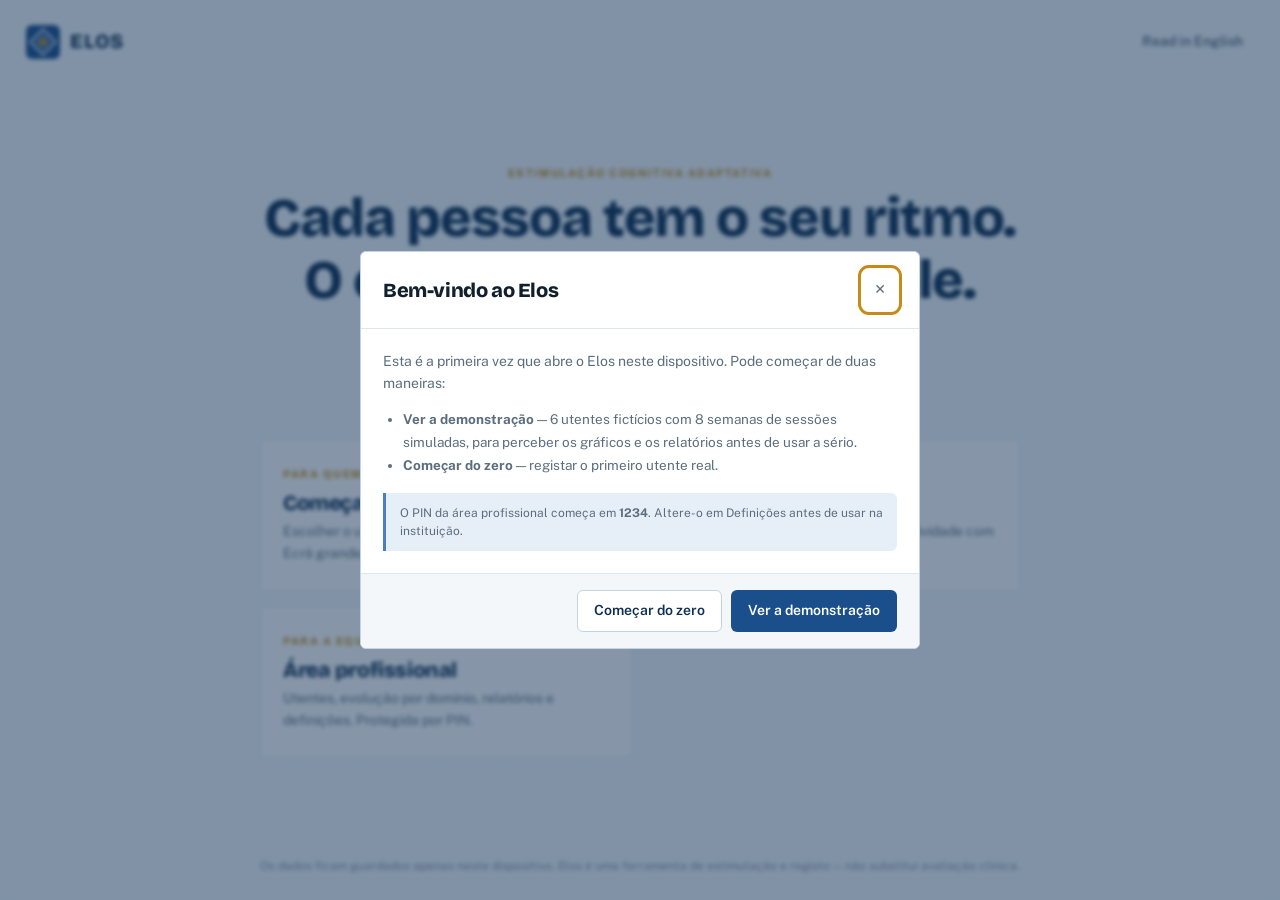
<file: index.html>
<!DOCTYPE html>
<html lang="pt-PT">
<head>
<meta charset="utf-8">
<meta name="viewport" content="width=device-width, initial-scale=1, viewport-fit=cover">
<title>Elos — Estimulação Cognitiva Adaptativa</title>
<meta name="description" content="Plataforma de estimulação cognitiva adaptativa para pessoas idosas em lares e unidades de cuidados continuados.">
<meta name="theme-color" content="#1B4F8C">
<meta name="apple-mobile-web-app-capable" content="yes">
<meta name="mobile-web-app-capable" content="yes">
<link rel="manifest" href="./manifest.webmanifest">
<link rel="preload" as="font" type="font/woff2" crossorigin href="./fontes/atkinson-700.woff2">
<link rel="preload" as="font" type="font/woff2" crossorigin href="./fontes/atkinson-400.woff2">
<link rel="preload" as="font" type="font/woff2" crossorigin href="./fontes/publicsans-400.woff2">
<link rel="stylesheet" href="./fontes/fontes.css">
<link rel="icon" type="image/png" sizes="32x32" href="./icones/favicon-32.png">
<link rel="icon" type="image/svg+xml" href="./icones/icone.svg">
<link rel="apple-touch-icon" href="./icones/apple-touch-icon.png">
<meta name="apple-mobile-web-app-title" content="Elos">
<meta name="apple-mobile-web-app-status-bar-style" content="default">
<meta name="application-name" content="Elos">
<style>
/* ============================================================
   ELOS — sistema de design
   Motivo: azulejo português. Cerâmica fria, cobalto, ocre.
   Superfícies planas com arestas nítidas (sem sombras difusas):
   o azulejo não tem sombra, tem vidrado e junta.
   ============================================================ */
:root{
  /* Cerâmica */
  --porcelana:#F4F7FA;
  --vidrado:#FFFFFF;
  --junta:#DDE7F0;
  --junta-forte:#C3D4E4;

  /* Cobalto (azul de azulejo) */
  --cobalto:#1B4F8C;
  --cobalto-fundo:#0E2E52;
  --cobalto-claro:#4A7FBE;
  --lavado:#E6EFF8;

  /* Acentos */
  --ocre:#C88A16;
  --ocre-lavado:#FBF0D8;
  --verdete:#1F7A5C;
  --verdete-lavado:#E2F1EB;
  --tijolo:#A83232;
  --tijolo-lavado:#F8E7E7;

  /* Tinta */
  --tinta:#12202D;
  --ardosia:#5C6E7E;
  --ardosia-clara:#8697A5;

  /* Grelha */
  --r-pro:6px;
  --r-utente:20px;
  --u:4px;

  /* Tipografia */
  --f-titulo:'Bricolage Grotesque','Public Sans',system-ui,sans-serif;
  --f-ui:'Public Sans',system-ui,-apple-system,'Segoe UI',sans-serif;
  --f-utente:'Atkinson Hyperlegible','Public Sans',system-ui,sans-serif;

  /* Escala do utente — controlada nas preferências */
  --escala-utente:1;
}

/* Alto contraste (preferência por utente) */
body.contraste{
  --porcelana:#FFFFFF; --vidrado:#FFFFFF; --junta:#12202D; --junta-forte:#12202D;
  --cobalto:#00306B; --lavado:#FFFFFF; --ardosia:#12202D; --ardosia-clara:#12202D;
  --ocre:#7A5200; --verdete:#004F33; --verdete-lavado:#FFFFFF; --ocre-lavado:#FFFFFF;
}

*,*::before,*::after{box-sizing:border-box}
html,body{height:100%}
body{
  margin:0; background:var(--porcelana); color:var(--tinta);
  font-family:var(--f-ui); font-size:15px; line-height:1.55;
  -webkit-font-smoothing:antialiased; text-rendering:optimizeLegibility;
  overscroll-behavior:none;
}
button,input,select,textarea{font:inherit;color:inherit}
button{cursor:pointer;background:none;border:none;padding:0}
h1,h2,h3,h4{font-family:var(--f-titulo);font-weight:800;letter-spacing:-.02em;margin:0;line-height:1.15}
h1{font-size:26px} h2{font-size:20px} h3{font-size:16px}
a{color:var(--cobalto)}
:focus-visible{outline:3px solid var(--ocre);outline-offset:2px;border-radius:3px}
.num{font-variant-numeric:tabular-nums}
.oculto{display:none !important}

/* ---------- Marca ---------- */
.marca{display:flex;align-items:center;gap:10px}
.marca-selo{width:34px;height:34px;flex:0 0 34px}
.marca-nome{font-family:var(--f-titulo);font-weight:800;font-size:20px;letter-spacing:.04em;color:var(--cobalto-fundo)}

/* ============================================================
   ECRÃ DE ENTRADA
   ============================================================ */
#view-entrada{min-height:100dvh;display:grid;grid-template-rows:auto 1fr auto;
  background:
    linear-gradient(0deg,rgba(244,247,250,.94),rgba(244,247,250,.94)),
    repeating-linear-gradient(0deg,var(--junta-forte) 0 1px,transparent 1px 72px),
    repeating-linear-gradient(90deg,var(--junta-forte) 0 1px,transparent 1px 72px);
}
.entrada-topo{padding:22px 26px}
.entrada-meio{display:grid;place-items:center;padding:16px 26px}
.entrada-caixa{width:min(760px,100%);text-align:center}
.entrada-caixa h1{font-size:clamp(34px,6vw,54px);color:var(--cobalto-fundo)}
.entrada-caixa p.lead{font-size:17px;color:var(--ardosia);max-width:46ch;margin:14px auto 0}
.entrada-portas{display:grid;grid-template-columns:repeat(auto-fit,minmax(260px,1fr));gap:14px;margin-top:34px}
.porta{background:var(--vidrado);border:1.5px solid var(--junta);border-radius:var(--r-pro);
  padding:26px 22px;text-align:left;transition:border-color .15s,transform .15s}
.porta:hover{border-color:var(--cobalto);transform:translateY(-2px)}
.porta-etiq{font-size:11px;letter-spacing:.14em;text-transform:uppercase;color:var(--ocre);font-weight:700}
.porta h3{font-size:21px;margin:8px 0 6px;color:var(--cobalto-fundo)}
.porta p{margin:0;font-size:14px;color:var(--ardosia)}
.entrada-rodape{padding:18px 26px;font-size:12px;color:var(--ardosia-clara);text-align:center}

/* ============================================================
   ÁREA PROFISSIONAL
   ============================================================ */
#view-pro{display:grid;grid-template-columns:236px 1fr;min-height:100dvh}
.rail{background:var(--cobalto-fundo);color:#fff;padding:20px 14px;display:flex;flex-direction:column;gap:6px;position:sticky;top:0;height:100dvh}
.rail .marca-nome{color:#fff}
.rail-sep{height:1px;background:rgba(255,255,255,.16);margin:16px 2px}
.rail-btn{display:flex;align-items:center;gap:11px;padding:10px 12px;border-radius:var(--r-pro);
  color:rgba(255,255,255,.72);font-weight:500;font-size:14px;text-align:left;width:100%;transition:background .12s,color .12s}
.rail-btn:hover{background:rgba(255,255,255,.09);color:#fff}
.rail-btn[aria-current="true"]{background:var(--cobalto);color:#fff;font-weight:600}
.rail-btn svg{width:18px;height:18px;flex:0 0 18px}
.rail-fundo{margin-top:auto;font-size:11px;color:rgba(255,255,255,.42);line-height:1.5}

.tela{padding:26px 30px 60px;max-width:1180px}
.tela-cab{display:flex;justify-content:space-between;align-items:flex-end;gap:16px;flex-wrap:wrap;margin-bottom:22px}
.tela-cab .sub{color:var(--ardosia);font-size:14px;margin-top:4px}
.eyebrow{font-size:11px;letter-spacing:.14em;text-transform:uppercase;color:var(--ocre);font-weight:700;margin-bottom:6px}

/* Cartões */
.cartao{background:var(--vidrado);border:1.5px solid var(--junta);border-radius:var(--r-pro);padding:18px}
.cartao-cab{display:flex;justify-content:space-between;align-items:center;gap:10px;margin-bottom:14px}
.cartao-cab h3{font-size:14px;letter-spacing:.02em;text-transform:uppercase;color:var(--ardosia);font-weight:700;font-family:var(--f-ui)}
.grelha{display:grid;gap:14px}
.g2{grid-template-columns:repeat(auto-fit,minmax(300px,1fr))}
.g3{grid-template-columns:repeat(auto-fit,minmax(210px,1fr))}
.g4{grid-template-columns:repeat(auto-fit,minmax(165px,1fr))}

/* Métricas */
.metrica .valor{font-family:var(--f-titulo);font-weight:800;font-size:32px;line-height:1;color:var(--cobalto-fundo);font-variant-numeric:tabular-nums}
.metrica .rot{font-size:12px;color:var(--ardosia);margin-top:6px;letter-spacing:.02em}
.metrica .delta{font-size:12px;font-weight:600;margin-top:4px}
.delta.sobe{color:var(--verdete)} .delta.desce{color:var(--tijolo)} .delta.igual{color:var(--ardosia-clara)}

/* Botões */
.btn{display:inline-flex;align-items:center;justify-content:center;gap:8px;padding:9px 16px;border-radius:var(--r-pro);
  font-weight:600;font-size:14px;border:1.5px solid transparent;transition:background .12s,border-color .12s,color .12s}
.btn-primario{background:var(--cobalto);color:#fff}
.btn-primario:hover{background:var(--cobalto-fundo)}
.btn-secundario{background:var(--vidrado);border-color:var(--junta-forte);color:var(--cobalto-fundo)}
.btn-secundario:hover{border-color:var(--cobalto)}
.btn-fantasma{color:var(--ardosia);padding:8px 10px}
.btn-fantasma:hover{color:var(--cobalto);background:var(--lavado)}
.btn-perigo{background:var(--tijolo-lavado);color:var(--tijolo);border-color:#EFCFCF}
.btn-perigo:hover{background:var(--tijolo);color:#fff}
.btn:disabled{opacity:.45;cursor:not-allowed}

/* Formulários */
.campo{display:block;margin-bottom:14px}
.campo > span{display:block;font-size:12px;font-weight:600;color:var(--ardosia);margin-bottom:5px;letter-spacing:.02em}
.campo input,.campo select,.campo textarea{width:100%;padding:9px 11px;border:1.5px solid var(--junta-forte);
  border-radius:var(--r-pro);background:var(--vidrado);font-size:14px}
.campo input:focus,.campo select:focus,.campo textarea:focus{border-color:var(--cobalto);outline:none}
.campo .dica{font-size:11.5px;color:var(--ardosia-clara);margin-top:4px}
.linha{display:grid;grid-template-columns:1fr 1fr;gap:12px}

/* Chips de escolha */
.chips{display:flex;flex-wrap:wrap;gap:7px}
.chip{padding:7px 13px;border:1.5px solid var(--junta-forte);border-radius:99px;font-size:13px;font-weight:500;color:var(--ardosia);background:var(--vidrado)}
.chip[aria-pressed="true"]{background:var(--cobalto);border-color:var(--cobalto);color:#fff;font-weight:600}

/* Etiquetas de estado */
.selo{display:inline-flex;align-items:center;gap:5px;padding:3px 9px;border-radius:99px;font-size:11.5px;font-weight:700;letter-spacing:.02em}
.selo-ok{background:var(--verdete-lavado);color:var(--verdete)}
.selo-aviso{background:var(--ocre-lavado);color:#8A5E08}
.selo-alerta{background:var(--tijolo-lavado);color:var(--tijolo)}
.selo-neutro{background:var(--lavado);color:var(--cobalto)}

/* Lista de utentes */
.utente-grelha{display:grid;grid-template-columns:repeat(auto-fill,minmax(280px,1fr));gap:14px}
.utente-cartao{background:var(--vidrado);border:1.5px solid var(--junta);border-radius:var(--r-pro);padding:16px;text-align:left;transition:border-color .12s,transform .12s;width:100%}
.utente-cartao:hover{border-color:var(--cobalto);transform:translateY(-2px)}
.utente-topo{display:flex;align-items:center;gap:12px;margin-bottom:12px}
.avatar{width:44px;height:44px;flex:0 0 44px;border-radius:var(--r-pro);background:var(--lavado);color:var(--cobalto);
  display:grid;place-items:center;font-family:var(--f-titulo);font-weight:800;font-size:15px;letter-spacing:.02em}
.utente-nome{font-weight:700;font-size:15px;color:var(--cobalto-fundo);line-height:1.25}
.utente-meta{font-size:12px;color:var(--ardosia-clara)}

/* Barra de índice */
.barra{height:7px;background:var(--junta);border-radius:99px;overflow:hidden}
.barra > i{display:block;height:100%;background:var(--cobalto);border-radius:99px;transition:width .5s cubic-bezier(.2,.8,.2,1)}

/* Tabelas */
table.tab{width:100%;border-collapse:collapse;font-size:13.5px}
table.tab th{text-align:left;font-size:11px;letter-spacing:.1em;text-transform:uppercase;color:var(--ardosia-clara);
  font-weight:700;padding:8px 10px;border-bottom:1.5px solid var(--junta)}
table.tab td{padding:10px;border-bottom:1px solid var(--junta)}
table.tab tr:last-child td{border-bottom:none}
table.tab tbody tr:hover{background:var(--porcelana)}

/* Linha clicável de lista */
.lista-btn{display:flex;align-items:flex-start;gap:11px;width:100%;text-align:left;padding:10px 9px;
  border-radius:var(--r-pro);transition:background .12s}
.lista-btn:hover{background:var(--porcelana)}
.lista-btn .selo{flex:0 0 auto;margin-top:2px}

/* Vazio */
.vazio{text-align:center;padding:52px 20px;border:1.5px dashed var(--junta-forte);border-radius:var(--r-pro);background:var(--vidrado)}
.vazio h3{color:var(--cobalto-fundo);margin-bottom:6px}
.vazio p{color:var(--ardosia);font-size:14px;max-width:44ch;margin:0 auto 16px}

/* Abas */
.abas{display:flex;gap:2px;border-bottom:1.5px solid var(--junta);margin-bottom:20px;overflow-x:auto}
.aba{padding:9px 15px;font-size:14px;font-weight:600;color:var(--ardosia);border-bottom:2.5px solid transparent;margin-bottom:-1.5px;white-space:nowrap}
.aba[aria-selected="true"]{color:var(--cobalto);border-bottom-color:var(--cobalto)}

/* ============================================================
   SIGNATURE — MOSAICO COGNITIVO
   Painel de 6 azulejos: um por domínio. A densidade do motivo
   e a intensidade do vidrado codificam a capacidade atual.
   ============================================================ */
.mosaico{display:grid;grid-template-columns:repeat(3,1fr);gap:3px;background:var(--junta-forte);
  border:3px solid var(--junta-forte);border-radius:var(--r-pro);overflow:hidden}
.azulejo{position:relative;background:var(--vidrado);aspect-ratio:1;display:block;text-align:left}
.azulejo svg{position:absolute;inset:0;width:100%;height:100%}
.azulejo .az-rot{position:absolute;left:8px;bottom:6px;font-size:10.5px;font-weight:700;letter-spacing:.06em;
  text-transform:uppercase;color:var(--cobalto-fundo);z-index:2;line-height:1.2}
.azulejo .az-val{position:absolute;right:8px;top:6px;font-family:var(--f-titulo);font-weight:800;font-size:19px;
  color:var(--cobalto-fundo);z-index:2;font-variant-numeric:tabular-nums}
.azulejo .az-seta{position:absolute;right:8px;top:30px;font-size:10px;font-weight:700;z-index:2}
.mosaico-legenda{display:flex;justify-content:space-between;font-size:11px;color:var(--ardosia-clara);margin-top:8px}

/* ============================================================
   MODO UTENTE — grande, calmo, um passo de cada vez
   ============================================================ */
#view-sessao{min-height:100dvh;background:var(--porcelana);font-family:var(--f-utente);
  font-size:calc(18px * var(--escala-utente));display:flex;flex-direction:column}
#view-sessao h1,#view-sessao h2,#view-sessao h3{font-family:var(--f-utente);font-weight:700;letter-spacing:-.01em}

.ses-topo{display:flex;align-items:center;gap:16px;padding:14px 22px;background:var(--vidrado);border-bottom:2px solid var(--junta)}
.ses-quem{font-weight:700;font-size:calc(16px * var(--escala-utente));color:var(--cobalto-fundo)}
.ses-passos{display:flex;gap:6px;margin-left:auto}
.ses-passo{width:13px;height:13px;border-radius:3px;background:var(--junta);border:1.5px solid var(--junta-forte)}
.ses-passo.feito{background:var(--verdete);border-color:var(--verdete)}
.ses-passo.agora{background:var(--ocre);border-color:var(--ocre)}
.ses-sair{padding:9px 15px;border:2px solid var(--junta-forte);border-radius:99px;font-weight:700;
  font-size:calc(14px * var(--escala-utente));color:var(--ardosia);font-family:var(--f-utente)}
.ses-sair:hover{border-color:var(--cobalto);color:var(--cobalto)}

.ses-palco{flex:1;display:flex;flex-direction:column;align-items:center;justify-content:center;
  padding:26px 22px 40px;width:100%;max-width:980px;margin:0 auto;text-align:center}
.ses-instrucao{font-size:calc(28px * var(--escala-utente));font-weight:700;color:var(--cobalto-fundo);
  max-width:22ch;line-height:1.25;margin-bottom:10px}
.ses-ajuda{font-size:calc(17px * var(--escala-utente));color:var(--ardosia);max-width:34ch;margin:0 auto 26px}
.ses-area{width:100%;display:flex;flex-direction:column;align-items:center;gap:18px}

/* Botão grande do utente */
.gbtn{font-family:var(--f-utente);font-weight:700;font-size:calc(22px * var(--escala-utente));
  min-height:calc(76px * var(--escala-utente));padding:16px 26px;border-radius:var(--r-utente);
  background:var(--vidrado);border:3px solid var(--junta-forte);color:var(--cobalto-fundo);
  transition:border-color .12s,background .12s,transform .08s;line-height:1.25}
.gbtn:hover{border-color:var(--cobalto);background:var(--lavado)}
.gbtn:active{transform:scale(.98)}
.gbtn.certo{border-color:var(--verdete);background:var(--verdete-lavado);color:var(--verdete)}
.gbtn.errado{border-color:var(--tijolo);background:var(--tijolo-lavado);color:var(--tijolo)}
.gbtn.escolhido{border-color:var(--cobalto);background:var(--lavado)}
.gbtn.gbtn-principal{background:var(--cobalto);border-color:var(--cobalto);color:#fff;min-width:260px}
.gbtn.gbtn-principal:hover{background:var(--cobalto-fundo);border-color:var(--cobalto-fundo)}
.gbtn:disabled{opacity:.5}
.opcoes{display:grid;gap:14px;width:100%;max-width:760px}
.op2{grid-template-columns:repeat(auto-fit,minmax(220px,1fr))}
.op3{grid-template-columns:repeat(auto-fit,minmax(190px,1fr))}

/* Grelha de azulejos do jogo da memória */
.tabuleiro{display:grid;gap:10px;width:100%;max-width:min(92vw,640px);margin:0 auto}
.carta{aspect-ratio:1;border-radius:12px;border:3px solid var(--junta-forte);background:var(--vidrado);
  display:grid;place-items:center;font-size:clamp(26px,7vw,46px);transition:transform .2s,border-color .15s;
  transform-style:preserve-3d}
.carta.tapada{background:var(--cobalto);border-color:var(--cobalto-fundo);color:transparent}
.carta.tapada::after{content:'';position:absolute;width:52%;height:52%;border:2px solid rgba(255,255,255,.5);transform:rotate(45deg)}
.carta{position:relative;overflow:hidden}
.carta.par{border-color:var(--verdete);background:var(--verdete-lavado)}
.carta:disabled{cursor:default}

/* Grelha de atenção */
.grelha-atencao{display:grid;gap:8px;width:100%;max-width:min(92vw,660px);margin:0 auto}
.simbolo{aspect-ratio:1;border-radius:10px;border:2.5px solid var(--junta);background:var(--vidrado);
  display:grid;place-items:center;font-size:clamp(20px,5vw,34px);font-weight:700;color:var(--cobalto-fundo)}
.simbolo.marcado{border-color:var(--verdete);background:var(--verdete-lavado)}
.simbolo.falso{border-color:var(--tijolo);background:var(--tijolo-lavado)}

/* Painel de sequência */
.seq-painel{display:grid;grid-template-columns:repeat(2,1fr);gap:14px;width:min(88vw,420px)}
.seq-tecla{aspect-ratio:1.25;border-radius:16px;border:4px solid rgba(0,0,0,.12);
  display:grid;place-items:center;font-size:clamp(30px,8vw,52px);transition:filter .1s,transform .1s}
.seq-tecla.acesa{filter:brightness(1.45) saturate(1.3);transform:scale(1.04)}

/* Palavras (lista de compras) */
.palavras{display:flex;flex-wrap:wrap;gap:12px;justify-content:center;max-width:760px}
.palavra{font-family:var(--f-utente);font-weight:700;font-size:calc(21px * var(--escala-utente));
  padding:14px 22px;border-radius:99px;border:3px solid var(--junta-forte);background:var(--vidrado);color:var(--cobalto-fundo)}
.palavra.escolhida{border-color:var(--cobalto);background:var(--cobalto);color:#fff}
.palavra.certa{border-color:var(--verdete);background:var(--verdete-lavado);color:var(--verdete)}
.palavra.falhada{border-color:var(--tijolo);background:var(--tijolo-lavado);color:var(--tijolo)}
.mostrar-lista{display:flex;flex-wrap:wrap;gap:14px;justify-content:center}
.mostrar-lista span{font-size:calc(30px * var(--escala-utente));font-weight:700;color:var(--cobalto-fundo);
  padding:10px 20px;background:var(--vidrado);border:3px solid var(--cobalto);border-radius:14px}

/* Sinal (go/no-go) */
.sinal-palco{width:min(80vw,400px);aspect-ratio:1;border-radius:24px;border:4px solid var(--junta-forte);
  background:var(--vidrado);display:grid;place-items:center;font-size:clamp(70px,20vw,150px)}
.sinal-palco.ativo{border-color:var(--cobalto)}

/* Botão de repetir enunciado */
.btn-ouvir{margin-top:20px;font-family:var(--f-utente);font-weight:700;
  font-size:calc(17px * var(--escala-utente));padding:12px 22px;border-radius:99px;
  border:3px solid var(--junta-forte);background:var(--vidrado);color:var(--ardosia)}
.btn-ouvir:hover{border-color:var(--cobalto);color:var(--cobalto)}

/* ============================================================
   MODO GRUPO — projeção numa TV da sala de convívio
   O animador conduz; o grupo responde em voz alta. Texto muito
   maior, pensado para ser lido a 4 metros de distância.
   ============================================================ */
#view-grupo{min-height:100dvh;background:var(--cobalto-fundo);color:#fff;
  font-family:var(--f-utente);display:flex;flex-direction:column}
#view-grupo .gr-topo{display:flex;align-items:center;gap:18px;padding:16px 30px;
  background:rgba(0,0,0,.22);border-bottom:1px solid rgba(255,255,255,.12)}
.gr-titulo{font-weight:700;font-size:19px;letter-spacing:.02em}
.gr-contador{margin-left:auto;font-size:17px;opacity:.75;font-variant-numeric:tabular-nums}
.gr-sair{padding:9px 18px;border:2px solid rgba(255,255,255,.4);border-radius:99px;
  color:#fff;font-weight:700;font-size:15px;font-family:var(--f-utente)}
.gr-sair:hover{background:rgba(255,255,255,.14)}
.gr-palco{flex:1;display:flex;flex-direction:column;align-items:center;justify-content:center;
  padding:40px 34px;text-align:center;gap:26px}
.gr-enunciado{font-size:clamp(38px,5.6vw,80px);font-weight:700;line-height:1.18;max-width:20ch}
.gr-sub{font-size:clamp(20px,2.2vw,30px);opacity:.72;max-width:34ch}
.gr-opcoes{display:grid;gap:20px;width:100%;max-width:1100px}
.gr-op{font-family:var(--f-utente);font-weight:700;font-size:clamp(26px,3.2vw,46px);
  padding:26px 30px;border-radius:22px;border:4px solid rgba(255,255,255,.32);
  background:rgba(255,255,255,.07);color:#fff;line-height:1.25;transition:all .15s}
.gr-op:hover{border-color:#fff;background:rgba(255,255,255,.16)}
.gr-op .gr-letra{display:inline-grid;place-items:center;width:1.5em;height:1.5em;border-radius:50%;
  background:var(--ocre);color:var(--cobalto-fundo);margin-right:.5em;font-size:.8em}
.gr-op.certo{border-color:#5BD6A8;background:rgba(91,214,168,.24)}
.gr-op.errado{border-color:#F09090;background:rgba(240,144,144,.18);opacity:.55}
.gr-barra{display:flex;gap:14px;flex-wrap:wrap;justify-content:center;padding:20px 30px 34px}
.gr-btn{font-family:var(--f-utente);font-weight:700;font-size:19px;padding:16px 32px;
  border-radius:99px;border:3px solid rgba(255,255,255,.4);color:#fff;min-width:170px}
.gr-btn:hover{background:rgba(255,255,255,.14)}
.gr-btn.destaque{background:var(--ocre);border-color:var(--ocre);color:var(--cobalto-fundo)}
.gr-btn.destaque:hover{filter:brightness(1.1)}
.gr-participantes{display:flex;flex-wrap:wrap;gap:10px;justify-content:center;max-width:1000px}
.gr-chip{padding:12px 20px;border-radius:99px;border:3px solid rgba(255,255,255,.3);
  font-size:20px;font-weight:700;font-family:var(--f-utente)}
.gr-chip[aria-pressed="true"]{background:#fff;color:var(--cobalto-fundo);border-color:#fff}
.gr-placar{display:flex;gap:34px;justify-content:center;font-variant-numeric:tabular-nums}
.gr-placar div{text-align:center}
.gr-placar b{display:block;font-size:clamp(40px,5vw,68px);font-weight:800;line-height:1}
.gr-placar span{font-size:17px;opacity:.7}

/* ============================================================
   FICHAS IMPRIMÍVEIS — papel A4
   Muitos lares trabalham em papel e muitos utentes lidam melhor
   com uma folha do que com um ecrã.
   ============================================================ */
.ficha{background:#fff;color:#000;padding:14mm 12mm;max-width:210mm;margin:0 auto 10mm;
  border:1px solid var(--junta);font-family:'Atkinson Hyperlegible',sans-serif}
.ficha-cab{display:flex;justify-content:space-between;align-items:flex-end;
  border-bottom:2.5px solid #000;padding-bottom:8px;margin-bottom:14px}
.ficha-cab h2{font-family:'Atkinson Hyperlegible',sans-serif;font-size:20pt;font-weight:700}
.ficha-cab .meta{font-size:10pt;text-align:right;line-height:1.5}
.ficha-linhas{font-size:9.5pt;display:flex;gap:20px;margin-bottom:16px}
.ficha-linhas span{border-bottom:1px solid #000;flex:1;padding-bottom:2px}
.ficha h3{font-size:13pt;margin:16px 0 8px;font-family:'Atkinson Hyperlegible',sans-serif}
.ficha-item{font-size:15pt;line-height:2.1;margin-bottom:6px}
.ficha-item b{font-weight:700}
.ficha-opcoes{font-size:14pt;padding-left:14px;line-height:1.9}
.ficha-caixa{display:inline-block;width:16px;height:16px;border:2px solid #000;
  margin-right:9px;vertical-align:-2px}
.ficha-grelha{display:grid;gap:5px;margin:10px 0}
.ficha-cel{border:1.5px solid #000;aspect-ratio:1;display:grid;place-items:center;font-size:19pt}
.ficha-pauta{border-bottom:1.5px solid #666;height:30px;margin-bottom:5px}
.ficha-rodape{margin-top:18px;padding-top:8px;border-top:1px solid #999;font-size:8.5pt;color:#444}

@media print{
  .ficha{border:none;margin:0;padding:12mm 10mm;page-break-after:always;max-width:none}
  .ficha:last-child{page-break-after:auto}
  body{background:#fff}
  #view-pro{grid-template-columns:1fr}
}

/* Retorno ao utente */
.retorno{font-size:calc(24px * var(--escala-utente));font-weight:700;min-height:2.2em;display:flex;
  align-items:center;justify-content:center;gap:10px}
.retorno.bom{color:var(--verdete)} .retorno.mau{color:var(--cobalto)}

/* Cronómetro suave */
.tempo-barra{width:min(90vw,560px);height:10px;background:var(--junta);border-radius:99px;overflow:hidden}
.tempo-barra > i{display:block;height:100%;background:var(--ocre);width:100%}

/* Resumo final da sessão */
.resumo{width:min(92vw,780px);text-align:left}
.resumo-linha{display:flex;align-items:center;gap:14px;padding:16px;background:var(--vidrado);
  border:2px solid var(--junta);border-radius:14px;margin-bottom:10px}
.resumo-linha .ic{font-size:32px;flex:0 0 auto}
.resumo-linha .txt{flex:1}
.resumo-linha .txt b{display:block;font-size:calc(19px * var(--escala-utente));color:var(--cobalto-fundo)}
.resumo-linha .txt small{font-size:calc(15px * var(--escala-utente));color:var(--ardosia)}

/* ============================================================
   MODAL
   ============================================================ */
.modal-fundo{position:fixed;inset:0;background:rgba(14,46,82,.5);display:grid;place-items:center;
  padding:20px;z-index:100;backdrop-filter:blur(2px)}
.modal{background:var(--vidrado);border-radius:var(--r-pro);width:min(560px,100%);max-height:88dvh;
  overflow:auto;border:1.5px solid var(--junta-forte)}
.modal-cab{padding:18px 22px;border-bottom:1.5px solid var(--junta);display:flex;justify-content:space-between;align-items:center;gap:12px}
.modal-corpo{padding:22px}
.modal-pe{padding:16px 22px;border-top:1.5px solid var(--junta);display:flex;justify-content:flex-end;gap:9px;background:var(--porcelana)}

/* Teclado numérico do PIN */
.pin-mostra{display:flex;gap:12px;justify-content:center;margin-bottom:22px}
.pin-ponto{width:15px;height:15px;border-radius:50%;border:2.5px solid var(--junta-forte)}
.pin-ponto.cheio{background:var(--cobalto);border-color:var(--cobalto)}
.pin-teclado{display:grid;grid-template-columns:repeat(3,1fr);gap:9px;max-width:280px;margin:0 auto}
.pin-tecla{padding:16px;border:1.5px solid var(--junta-forte);border-radius:var(--r-pro);font-size:20px;
  font-weight:600;background:var(--vidrado);font-variant-numeric:tabular-nums}
.pin-tecla:hover{border-color:var(--cobalto);background:var(--lavado)}

/* Aviso / rodapé clínico */
.nota-clinica{font-size:12px;color:var(--ardosia);background:var(--lavado);border-left:3px solid var(--cobalto-claro);
  padding:11px 14px;border-radius:0 var(--r-pro) var(--r-pro) 0;line-height:1.5}

/* Torrada */
#torradas{position:fixed;bottom:22px;left:50%;transform:translateX(-50%);z-index:200;display:flex;flex-direction:column;gap:8px;align-items:center}
.torrada{background:var(--cobalto-fundo);color:#fff;padding:11px 20px;border-radius:99px;font-size:13.5px;font-weight:600;
  animation:sobe .25s cubic-bezier(.2,.9,.3,1)}
@keyframes sobe{from{opacity:0;transform:translateY(10px)}to{opacity:1;transform:none}}
@keyframes pisca{0%,100%{opacity:1}50%{opacity:.25}}

/* ============================================================
   RESPONSIVO
   ============================================================ */
@media (max-width:860px){
  #view-pro{grid-template-columns:1fr}
  .rail{position:static;height:auto;flex-direction:row;flex-wrap:wrap;align-items:center;padding:12px 14px;gap:4px}
  .rail .marca{width:100%;margin-bottom:6px}
  .rail-sep,.rail-fundo{display:none}
  .rail-btn{width:auto;padding:8px 11px;font-size:13px}
  .tela{padding:20px 16px 60px}
  .linha{grid-template-columns:1fr}
  .ses-palco{padding:20px 14px 32px}
}
@media (prefers-reduced-motion:reduce){
  *{animation-duration:.01ms !important;transition-duration:.01ms !important}
}

/* ============================================================
   IMPRESSÃO — relatório clínico A4
   ============================================================ */
@media print{
  .rail,.tela-cab .btn,.btn,.abas,#torradas,.nao-imprime{display:none !important}
  #view-pro{grid-template-columns:1fr}
  body{background:#fff;font-size:11.5px}
  .cartao{border:1px solid #ccc;break-inside:avoid;page-break-inside:avoid}
  .tela{padding:0;max-width:none}
  .imprime-so{display:block !important}
  @page{margin:16mm}
}
.imprime-so{display:none}
</style>
</head>
<body>
<div id="torradas"></div>

<!-- ===================== ENTRADA ===================== -->
<div id="view-entrada">
  <div class="entrada-topo" style="display:flex;justify-content:space-between;align-items:center;gap:12px">
    <div class="marca">
      <svg class="marca-selo" viewBox="0 0 40 40" aria-hidden="true">
        <rect width="40" height="40" rx="7" fill="#1B4F8C"/>
        <path d="M20 5 35 20 20 35 5 20Z" fill="none" stroke="#fff" stroke-width="2"/>
        <path d="M20 12 28 20 20 28 12 20Z" fill="none" stroke="#fff" stroke-width="1.4" opacity=".6"/>
        <circle cx="20" cy="20" r="4.2" fill="#C88A16"/>
      </svg>
      <span class="marca-nome">ELOS</span>
    </div>
    <button class="btn btn-fantasma" id="btn-idioma" onclick="trocarIdioma()">Read in English</button>
  </div>

  <div class="entrada-meio">
    <div class="entrada-caixa">
      <div class="eyebrow">Estimulação cognitiva adaptativa</div>
      <h1>Cada pessoa tem o seu ritmo.<br>O exercício ajusta-se a ele.</h1>
      <p class="lead">Elos monta sessões de estimulação cognitiva que se calibram, exercício a exercício, à capacidade real de cada utente — e regista a evolução para a equipa acompanhar.</p>

      <div class="entrada-portas">
        <button class="porta" id="porta-sessao">
          <div class="porta-etiq">Para quem dinamiza</div>
          <h3>Começar uma sessão</h3>
          <p>Escolher o utente e iniciar os exercícios do dia. Ecrã grande, sem pressa.</p>
        </button>
        <button class="porta" id="porta-grupo">
          <div class="porta-etiq">Para a sala de convívio</div>
          <h3>Sessão de grupo</h3>
          <p>Projetar na televisão e conduzir uma atividade com 10 a 15 pessoas.</p>
        </button>
        <button class="porta" id="porta-pro">
          <div class="porta-etiq">Para a equipa</div>
          <h3>Área profissional</h3>
          <p>Utentes, evolução por domínio, relatórios e definições. Protegida por PIN.</p>
        </button>
      </div>
    </div>
  </div>

  <div class="entrada-rodape">
    <button class="btn btn-secundario oculto" id="btn-instalar" style="margin-bottom:14px">Instalar neste dispositivo</button>
    <div>Os dados ficam guardados apenas neste dispositivo. Elos é uma ferramenta de estimulação e registo — não substitui avaliação clínica.</div>
    <div id="estado-offline" style="margin-top:6px"></div>
  </div>
</div>

<!-- ===================== ÁREA PROFISSIONAL ===================== -->
<div id="view-pro" class="oculto">
  <nav class="rail nao-imprime" aria-label="Navegação principal">
    <div class="marca">
      <svg class="marca-selo" viewBox="0 0 40 40" aria-hidden="true">
        <rect width="40" height="40" rx="7" fill="#4A7FBE"/>
        <path d="M20 5 35 20 20 35 5 20Z" fill="none" stroke="#fff" stroke-width="2"/>
        <circle cx="20" cy="20" r="4.2" fill="#C88A16"/>
      </svg>
      <span class="marca-nome">ELOS</span>
    </div>
    <div class="rail-sep"></div>
    <button class="rail-btn" data-pane="painel">
      <svg viewBox="0 0 24 24" fill="none" stroke="currentColor" stroke-width="2"><rect x="3" y="3" width="7" height="9"/><rect x="14" y="3" width="7" height="5"/><rect x="14" y="12" width="7" height="9"/><rect x="3" y="16" width="7" height="5"/></svg>
      Painel
    </button>
    <button class="rail-btn" data-pane="utentes">
      <svg viewBox="0 0 24 24" fill="none" stroke="currentColor" stroke-width="2"><path d="M16 21v-2a4 4 0 0 0-4-4H6a4 4 0 0 0-4 4v2"/><circle cx="9" cy="7" r="4"/><path d="M22 21v-2a4 4 0 0 0-3-3.87"/></svg>
      Utentes
    </button>
    <button class="rail-btn" data-pane="exercicios">
      <svg viewBox="0 0 24 24" fill="none" stroke="currentColor" stroke-width="2"><rect x="3" y="3" width="8" height="8" rx="1"/><rect x="13" y="3" width="8" height="8" rx="1"/><rect x="3" y="13" width="8" height="8" rx="1"/><rect x="13" y="13" width="8" height="8" rx="1"/></svg>
      Exercícios
    </button>
    <button class="rail-btn" data-pane="fichas">
      <svg viewBox="0 0 24 24" fill="none" stroke="currentColor" stroke-width="2"><path d="M6 9V2h12v7"/><path d="M6 18H4a2 2 0 0 1-2-2v-5a2 2 0 0 1 2-2h16a2 2 0 0 1 2 2v5a2 2 0 0 1-2 2h-2"/><rect x="6" y="14" width="12" height="8"/></svg>
      Fichas em papel
    </button>
    <button class="rail-btn" data-pane="piloto">
      <svg viewBox="0 0 24 24" fill="none" stroke="currentColor" stroke-width="2"><line x1="18" y1="20" x2="18" y2="10"/><line x1="12" y1="20" x2="12" y2="4"/><line x1="6" y1="20" x2="6" y2="14"/></svg>
      Métricas do piloto
    </button>
    <button class="rail-btn" data-pane="metodologia">
      <svg viewBox="0 0 24 24" fill="none" stroke="currentColor" stroke-width="2"><path d="M2 3h6a4 4 0 0 1 4 4v14a3 3 0 0 0-3-3H2z"/><path d="M22 3h-6a4 4 0 0 0-4 4v14a3 3 0 0 1 3-3h7z"/></svg>
      Metodologia
    </button>
    <button class="rail-btn" data-pane="definicoes">
      <svg viewBox="0 0 24 24" fill="none" stroke="currentColor" stroke-width="2"><circle cx="12" cy="12" r="3"/><path d="M19.4 15a1.65 1.65 0 0 0 .33 1.82l.06.06a2 2 0 1 1-2.83 2.83l-.06-.06a1.65 1.65 0 0 0-1.82-.33 1.65 1.65 0 0 0-1 1.51V21a2 2 0 1 1-4 0v-.09A1.65 1.65 0 0 0 9 19.4a1.65 1.65 0 0 0-1.82.33l-.06.06a2 2 0 1 1-2.83-2.83l.06-.06A1.65 1.65 0 0 0 4.6 15a1.65 1.65 0 0 0-1.51-1H3a2 2 0 1 1 0-4h.09A1.65 1.65 0 0 0 4.6 9a1.65 1.65 0 0 0-.33-1.82l-.06-.06a2 2 0 1 1 2.83-2.83l.06.06A1.65 1.65 0 0 0 9 4.6a1.65 1.65 0 0 0 1-1.51V3a2 2 0 1 1 4 0v.09a1.65 1.65 0 0 0 1 1.51 1.65 1.65 0 0 0 1.82-.33l.06-.06a2 2 0 1 1 2.83 2.83l-.06.06a1.65 1.65 0 0 0-.33 1.82V9a1.65 1.65 0 0 0 1.51 1H21a2 2 0 1 1 0 4h-.09a1.65 1.65 0 0 0-1.51 1z"/></svg>
      Definições
    </button>
    <div class="rail-sep"></div>
    <button class="rail-btn" id="pro-iniciar-sessao">
      <svg viewBox="0 0 24 24" fill="none" stroke="currentColor" stroke-width="2"><polygon points="5 3 19 12 5 21 5 3"/></svg>
      Sessão individual
    </button>
    <button class="rail-btn" id="pro-iniciar-grupo">
      <svg viewBox="0 0 24 24" fill="none" stroke="currentColor" stroke-width="2"><rect x="2" y="3" width="20" height="14" rx="2"/><line x1="8" y1="21" x2="16" y2="21"/><line x1="12" y1="17" x2="12" y2="21"/></svg>
      Sessão de grupo
    </button>
    <button class="rail-btn" id="pro-sair">
      <svg viewBox="0 0 24 24" fill="none" stroke="currentColor" stroke-width="2"><path d="M9 21H5a2 2 0 0 1-2-2V5a2 2 0 0 1 2-2h4"/><polyline points="16 17 21 12 16 7"/><line x1="21" y1="12" x2="9" y2="12"/></svg>
      Sair
    </button>
    <div class="rail-fundo">
      <span id="rail-instituicao"></span><br>
      Elos v1.9 · dados locais
    </div>
  </nav>
  <main class="tela" id="pro-tela" tabindex="-1"></main>
</div>

<!-- ===================== SESSÃO (MODO UTENTE) ===================== -->
<div id="view-sessao" class="oculto">
  <header class="ses-topo">
    <div class="ses-quem" id="ses-quem"></div>
    <div class="ses-passos" id="ses-passos" aria-label="Progresso da sessão"></div>
    <button class="ses-sair" id="ses-sair">Terminar</button>
  </header>
  <main class="ses-palco" id="ses-palco" tabindex="-1"></main>
</div>

<!-- ===================== MODO GRUPO (projeção) ===================== -->
<div id="view-grupo" class="oculto">
  <header class="gr-topo">
    <div class="gr-titulo" id="gr-titulo"></div>
    <div class="gr-contador" id="gr-contador"></div>
    <button class="gr-sair" id="gr-sair">Terminar</button>
  </header>
  <main class="gr-palco" id="gr-palco" tabindex="-1"></main>
  <div class="gr-barra" id="gr-barra"></div>
</div>

<div id="modais"></div>
<script>
/* =============================================================
   ELOS — núcleo
   Armazenamento, modelo de dados, motor adaptativo e gráficos.
   ============================================================= */
'use strict';

/* ---------------- utilitários ---------------- */
const $  = (s, r) => (r || document).querySelector(s);
const $$ = (s, r) => Array.from((r || document).querySelectorAll(s));
const clamp = (v, a, b) => Math.max(a, Math.min(b, v));
const rnd   = (a, b) => a + Math.random() * (b - a);
const rndI  = (a, b) => Math.floor(rnd(a, b + 1));
const pick  = a => a[Math.floor(Math.random() * a.length)];
const uid   = () => Date.now().toString(36) + Math.random().toString(36).slice(2, 7);
const esc   = s => String(s == null ? '' : s).replace(/[&<>"']/g, c => ({ '&':'&amp;','<':'&lt;','>':'&gt;','"':'&quot;',"'":'&#39;' }[c]));
/* Sinal de aborto: permite terminar uma sessão a meio de um exercício
   que esteja à espera de um toque ou de um temporizador. */
const ABORTO = Symbol('aborto');
const abortar = () => window.dispatchEvent(new Event('elos:abortar'));
const espera = ms => new Promise((res, rej) => {
  const limpar = () => { clearTimeout(t); window.removeEventListener('elos:abortar', onA); };
  const t = setTimeout(() => { limpar(); res(); }, ms);
  const onA = () => { limpar(); rej(ABORTO); };
  window.addEventListener('elos:abortar', onA, { once:true });
});

function baralhar(a){ a = a.slice(); for(let i=a.length-1;i>0;i--){ const j=Math.floor(Math.random()*(i+1)); [a[i],a[j]]=[a[j],a[i]]; } return a; }
function amostra(a, n){ return baralhar(a).slice(0, n); }

const DIAS  = ['domingo','segunda-feira','terça-feira','quarta-feira','quinta-feira','sexta-feira','sábado'];
const MESES = ['janeiro','fevereiro','março','abril','maio','junho','julho','agosto','setembro','outubro','novembro','dezembro'];
const dataCurta = d => { d = new Date(d); return `${String(d.getDate()).padStart(2,'0')}/${String(d.getMonth()+1).padStart(2,'0')}/${d.getFullYear()}`; };
const dataLonga = d => { d = new Date(d); return `${d.getDate()} de ${MESES[d.getMonth()]} de ${d.getFullYear()}`; };
const horaCurta = d => { d = new Date(d); return `${String(d.getHours()).padStart(2,'0')}:${String(d.getMinutes()).padStart(2,'0')}`; };
const euros = v => v.toFixed(2).replace('.', ',') + ' €';

function torrada(txt, ms){
  const t = document.createElement('div');
  t.className = 'torrada'; t.textContent = txt;
  $('#torradas').appendChild(t);
  setTimeout(() => { t.style.opacity = '0'; t.style.transition = 'opacity .3s'; setTimeout(() => t.remove(), 320); }, ms || 2600);
}

/* ---------------- armazenamento ----------------
   Funciona em três contextos, por ordem de preferência:
   1. window.storage (pré-visualização em artefacto)
   2. localStorage   (site publicado / uso real no lar)
   3. memória        (modo privado sem permissões)
------------------------------------------------- */
const Guardar = (() => {
  const CHAVE = 'elos:estado';
  let memoria = null;
  const temWindowStorage = typeof window !== 'undefined' && window.storage && typeof window.storage.get === 'function';

  return {
    modo: temWindowStorage ? 'sessão' : (typeof localStorage !== 'undefined' ? 'dispositivo' : 'memória'),
    async ler(){
      try{
        if(temWindowStorage){
          const r = await window.storage.get(CHAVE);
          return r && r.value ? JSON.parse(r.value) : null;
        }
        const r = localStorage.getItem(CHAVE);
        return r ? JSON.parse(r) : null;
      }catch(e){ return memoria; }
    },
    async escrever(obj){
      const txt = JSON.stringify(obj);
      memoria = obj;
      try{
        if(temWindowStorage){ await window.storage.set(CHAVE, txt); return true; }
        localStorage.setItem(CHAVE, txt); return true;
      }catch(e){ console.warn('Guardado apenas em memória:', e); return false; }
    }
  };
})();

/* ---------------- domínios cognitivos ----------------
   Seis domínios, alinhados com as áreas avaliadas em rastreios
   cognitivos correntes (tipo MoCA/MMSE). Seis é também o que
   preenche um painel de azulejo 3x2 — o mosaico do utente.
-------------------------------------------------------- */
const DOMINIOS = {
  memoria:    { nome:'Memória',            curto:'Memória',    desc:'Reter e recuperar informação recente.' },
  atencao:    { nome:'Atenção',            curto:'Atenção',    desc:'Focar, filtrar distrações e manter o esforço.' },
  linguagem:  { nome:'Linguagem',          curto:'Linguagem',  desc:'Compreender, nomear e completar expressões.' },
  executivas: { nome:'Funções executivas', curto:'Executivas', desc:'Categorizar, planear e alternar entre regras.' },
  calculo:    { nome:'Cálculo',            curto:'Cálculo',    desc:'Operar com números em situações do dia a dia.' },
  orientacao: { nome:'Orientação',         curto:'Orientação', desc:'Situar-se no tempo, no espaço e na rotina.' }
};
const CHAVES_DOM = Object.keys(DOMINIOS);

const NIVEIS = {
  ligeiro:   { nome:'Sem défice aparente',   theta:66, desc:'Autónomo na maioria das tarefas.' },
  moderado:  { nome:'Défice ligeiro',        theta:46, desc:'Esquecimentos frequentes, mantém rotina.' },
  avancado:  { nome:'Défice moderado',       theta:28, desc:'Precisa de apoio e de instruções simples.' },
  intenso:   { nome:'Défice acentuado',      theta:15, desc:'Apoio permanente; sessões curtas.' }
};

/* Escolaridade — determina se o utente lida bem com texto escrito.
   Boa parte dos utentes de lar em Portugal tem a 4.ª classe ou menos:
   um exercício que exija ler um enunciado exclui metade da sala.
   Este campo faz o conteúdo mudar, não só o tamanho da letra. */
const ESCOLARIDADE = {
  nenhuma:  { nome:'Não sabe ler', leitura:0, desc:'Tudo por voz e imagem. Nenhum exercício exige leitura.' },
  basica:   { nome:'4.ª classe ou menos', leitura:1, desc:'Palavras curtas e familiares. Enunciados sempre falados.' },
  media:    { nome:'9.º ano ou equivalente', leitura:2, desc:'Frases curtas. Voz continua ligada por omissão.' },
  superior: { nome:'Secundário ou superior', leitura:3, desc:'Sem restrições de texto.' }
};

const MODOS_DESAFIO = {
  conforto:   { nome:'Conforto',   acerto:.85, desc:'Prioriza o sucesso. Para quem se frustra depressa.' },
  equilibrio: { nome:'Equilíbrio', acerto:.78, desc:'Recomendado. Desafia sem desanimar.' },
  desafio:    { nome:'Desafio',    acerto:.66, desc:'Para utentes preservados que pedem mais.' }
};

/* ---------------- motor adaptativo ----------------
   Modelo logístico de um parâmetro (família Rasch/Elo).
   theta = capacidade do utente no domínio (1–99)
   d     = dificuldade do item (1–99)
   Escolhe-se d de modo a que a probabilidade prevista de acerto
   iguale o alvo do modo de desafio — a zona onde se aprende sem
   desistir. Depois de cada item, theta é revisto pelo desvio
   entre o resultado e a previsão.
----------------------------------------------------- */
const Motor = {
  esperado(theta, d){ return 1 / (1 + Math.pow(10, (d - theta) / 25)); },
  /* passo de revisão: grande no início (pouca informação), estabiliza com a prática */
  passo(n){ return 8 + 14 * Math.exp(-n / 8); },
  rever(theta, d, acertou, n){
    return clamp(theta + this.passo(n) * ((acertou ? 1 : 0) - this.esperado(theta, d)), 1, 99);
  },
  /* dificuldade que produz a taxa de acerto alvo */
  alvo(theta, modo){
    const p = (MODOS_DESAFIO[modo] || MODOS_DESAFIO.equilibrio).acerto;
    return clamp(theta - 25 * Math.log10(p / (1 - p)), 1, 99);
  },
  /* margem de confiança grosseira: encolhe com o número de observações */
  incerteza(n){ return Math.round(clamp(22 * Math.exp(-n / 12) + 3, 3, 25)); }
};

/* ---------------- estado ---------------- */
let S = null;

function estadoInicial(){
  return {
    versao: 1,
    instituicao: '',
    pin: '1234',
    desafio: 'equilibrio',
    jogosPorSessao: 4,
    itensPorJogo: 6,
    dinamizador: '',
    utentes: [],
    sessoes: [],
    criadoEm: new Date().toISOString()
  };
}

function perfilInicial(theta){
  const p = {};
  CHAVES_DOM.forEach(k => p[k] = { t: theta, n: 0 });
  return p;
}

function novoUtente(dados){
  return Object.assign({
    id: uid(),
    nome: '',
    iniciais: '',
    anoNascimento: null,
    quarto: '',
    nivel: 'moderado',
    escolaridade: 'basica',
    interesses: [],
    notas: '',
    ativo: true,
    desafio: null,
    criadoEm: new Date().toISOString(),
    perfil: perfilInicial(NIVEIS[dados && dados.nivel ? dados.nivel : 'moderado'].theta),
    prefs: { escala: 1.15, contraste: false, som: true, semTempo: false, voz: true },
    ultimosJogos: []
  }, dados || {});
}

async function gravar(){ await Guardar.escrever(S); }

async function carregar(){
  const g = await Guardar.ler();
  S = g && g.versao ? g : estadoInicial();
  // migração defensiva
  S.utentes.forEach(u => {
    if(!u.perfil) u.perfil = perfilInicial(46);
    CHAVES_DOM.forEach(k => { if(!u.perfil[k]) u.perfil[k] = { t:46, n:0 }; });
    if(!u.prefs) u.prefs = { escala:1.15, contraste:false, som:true, semTempo:false, voz:true };
    if(u.prefs.voz === undefined) u.prefs.voz = true;
    if(!u.escolaridade) u.escolaridade = 'basica';
    if(!u.ultimosJogos) u.ultimosJogos = [];
  });
}

/* ---------------- consultas ---------------- */
const utentePorId = id => S.utentes.find(u => u.id === id);
const sessoesDe   = id => S.sessoes.filter(s => s.utenteId === id).sort((a,b) => new Date(a.inicio) - new Date(b.inicio));

function indiceGlobal(u){
  const vals = CHAVES_DOM.map(k => u.perfil[k].t);
  return Math.round(vals.reduce((a,b) => a+b, 0) / vals.length);
}
function observacoes(u){ return CHAVES_DOM.reduce((a,k) => a + u.perfil[k].n, 0); }

function modoDesafioDe(u){ return u.desafio || S.desafio; }

/* série do índice global ao longo do tempo, reconstruída das sessões */
function serieIndice(u){
  const ss = sessoesDe(u.id);
  const perfil = {}; CHAVES_DOM.forEach(k => perfil[k] = NIVEIS[u.nivel || 'moderado'].theta);
  const pontos = [];
  ss.forEach(s => {
    (s.blocos || []).forEach(b => { if(perfil[b.dominio] !== undefined) perfil[b.dominio] = b.tDepois; });
    const media = CHAVES_DOM.reduce((a,k) => a + perfil[k], 0) / CHAVES_DOM.length;
    pontos.push({ x: new Date(s.inicio).getTime(), y: media, sessao: s });
  });
  return pontos;
}

function estatisticasUtente(u){
  const ss = sessoesDe(u.id);
  let itens = 0, certos = 0, tempoTotal = 0, msSoma = 0, msN = 0;
  ss.forEach(s => {
    tempoTotal += (new Date(s.fim || s.inicio) - new Date(s.inicio));
    (s.blocos || []).forEach(b => (b.itens || []).forEach(i => {
      itens++; if(i.ok) certos++;
      if(i.ms){ msSoma += i.ms; msN++; }
    }));
  });
  const serie = serieIndice(u);
  let tendencia = null;
  if(serie.length >= 3){
    const n = Math.min(4, serie.length);
    const recente = serie.slice(-n).reduce((a,p) => a + p.y, 0) / n;
    const antes = serie.slice(0, Math.max(1, serie.length - n)).reduce((a,p) => a + p.y, 0) / Math.max(1, serie.length - n);
    tendencia = recente - antes;
  }
  return {
    sessoes: ss.length,
    itens, certos,
    acerto: itens ? certos / itens : null,
    minutos: Math.round(tempoTotal / 60000),
    tempoMedio: msN ? Math.round(msSoma / msN / 100) / 10 : null,
    ultima: ss.length ? ss[ss.length - 1].inicio : null,
    tendencia,
    diasSemSessao: ss.length ? Math.floor((Date.now() - new Date(ss[ss.length-1].inicio)) / 86400000) : null
  };
}

/* sinalização para a equipa — indicadores, não diagnóstico */
function sinais(u){
  const e = estatisticasUtente(u), out = [];
  if(e.sessoes === 0) out.push({ tipo:'neutro', txt:'Ainda sem sessões registadas' });
  if(e.diasSemSessao !== null && e.diasSemSessao >= 14) out.push({ tipo:'aviso', txt:`Sem sessão há ${e.diasSemSessao} dias` });
  if(e.tendencia !== null && e.tendencia <= -6) out.push({ tipo:'alerta', txt:`Descida de ${Math.abs(Math.round(e.tendencia))} pontos no índice — vale a pena falar com a equipa clínica` });
  if(e.tendencia !== null && e.tendencia >= 5) out.push({ tipo:'ok', txt:`Subida de ${Math.round(e.tendencia)} pontos no índice` });
  if(e.acerto !== null && e.acerto < .45 && e.itens > 20) out.push({ tipo:'aviso', txt:'Taxa de acerto baixa — considerar o modo Conforto' });
  const abandonos = sessoesDe(u.id).filter(s => s.interrompida).length;
  if(abandonos >= 2) out.push({ tipo:'aviso', txt:`${abandonos} sessões interrompidas — rever duração ou horário` });
  return out;
}

/* ---------------- métricas de piloto ----------------
   Recolhidas automaticamente. No fim de um piloto, isto substitui
   afirmações por números: adesão, conclusão, tempo por sessão e
   calibração real do motor contra o alvo teórico.
------------------------------------------------------- */
function metricasPiloto(dias){
  dias = dias || 56; /* 8 semanas */
  const corte = Date.now() - dias * 86400000;
  const ss = S.sessoes.filter(s => new Date(s.inicio).getTime() >= corte);
  const ativos = new Set(ss.map(s => s.utenteId));

  let itens = 0, certos = 0, msSoma = 0, msN = 0, duracaoSoma = 0;
  const porModo = {};
  ss.forEach(s => {
    duracaoSoma += (new Date(s.fim || s.inicio) - new Date(s.inicio));
    (s.blocos || []).forEach(b => b.itens.forEach(i => {
      itens++; if(i.ok) certos++;
      if(i.ms){ msSoma += i.ms; msN++; }
    }));
  });

  /* Calibração: o motor procura uma taxa de acerto-alvo. Comparar
     o observado com o alvo é a prova de que o modelo funciona. */
  const calibragem = Object.keys(MODOS_DESAFIO).map(k => {
    const us = S.utentes.filter(u => modoDesafioDe(u) === k);
    let it = 0, ce = 0;
    ss.filter(s => us.some(u => u.id === s.utenteId)).forEach(s =>
      (s.blocos||[]).forEach(b => b.itens.forEach(i => { it++; if(i.ok) ce++; })));
    return { modo:k, alvo:MODOS_DESAFIO[k].acerto, observado: it ? ce/it : null, itens: it };
  }).filter(c => c.itens > 0);

  /* Adesão por semana */
  const semanas = [];
  const nSem = Math.ceil(dias / 7);
  for(let w = nSem - 1; w >= 0; w--){
    const ini = Date.now() - (w + 1) * 7 * 86400000, fim = Date.now() - w * 7 * 86400000;
    const ns = S.sessoes.filter(s => { const t = new Date(s.inicio).getTime(); return t >= ini && t < fim; });
    semanas.push({
      semana: nSem - w,
      sessoes: ns.length,
      utentes: new Set(ns.map(s => s.utenteId)).size,
      interrompidas: ns.filter(s => s.interrompida).length
    });
  }

  /* Evolução média do índice entre a primeira e a última sessão */
  const deltas = S.utentes.map(u => {
    const serie = serieIndice(u);
    return serie.length >= 2 ? serie[serie.length-1].y - serie[0].y : null;
  }).filter(v => v !== null);

  return {
    dias,
    sessoes: ss.length,
    utentesAtivos: ativos.size,
    utentesRegistados: S.utentes.filter(u => u.ativo !== false).length,
    concluidas: ss.filter(s => !s.interrompida).length,
    taxaConclusao: ss.length ? ss.filter(s => !s.interrompida).length / ss.length : null,
    itens, certos,
    acerto: itens ? certos / itens : null,
    minutosMedios: ss.length ? Math.round(duracaoSoma / ss.length / 60000) : null,
    tempoResposta: msN ? Math.round(msSoma / msN / 100) / 10 : null,
    sessoesPorUtente: ativos.size ? Math.round(ss.length / ativos.size * 10) / 10 : null,
    calibragem, semanas,
    deltaMedio: deltas.length ? deltas.reduce((a,b) => a+b, 0) / deltas.length : null,
    deltaN: deltas.length
  };
}

/* ---------------- planeador de sessão ----------------
   Ordem deliberada: abre no domínio mais forte (entra-se pela
   confiança), trabalha os mais fracos no meio, e fecha num
   domínio intermédio para a sessão acabar bem.
------------------------------------------------------- */
function planoSessao(u, nJogos){
  nJogos = nJogos || S.jogosPorSessao;
  const ord = CHAVES_DOM.slice().sort((a,b) => u.perfil[a].t - u.perfil[b].t); // fraco → forte
  const seq = [];
  const forte = ord[ord.length - 1];
  seq.push({ dominio: forte, papel: 'Aquecimento', porque: 'Começar pelo domínio mais preservado, para entrar com confiança.' });
  const fracos = ord.filter(d => d !== forte);
  for(let i = 0; i < nJogos - 2 && i < fracos.length; i++){
    seq.push({ dominio: fracos[i], papel: 'Treino', porque: `${DOMINIOS[fracos[i]].nome} é dos domínios com maior margem de progresso.` });
  }
  if(nJogos >= 2){
    const meio = ord[Math.floor(ord.length / 2)];
    seq.push({ dominio: meio, papel: 'Encerramento', porque: 'Fechar num domínio intermédio, para terminar com sucesso.' });
  }
  return seq.slice(0, nJogos).map(p => {
    const cands = JOGOS.filter(j => j.dominio === p.dominio);
    const recentes = u.ultimosJogos || [];
    const ordC = cands.slice().sort((a,b) => recentes.lastIndexOf(a.id) - recentes.lastIndexOf(b.id));
    return Object.assign({}, p, { jogo: ordC[0] || pick(JOGOS) });
  });
}

/* ---------------- gráficos (SVG, sem dependências) ---------------- */

/* Mosaico cognitivo — o painel de azulejo do utente.
   Cada azulejo é um domínio. Mais camadas de motivo e vidrado
   mais carregado = capacidade mais alta. */
function motivoAzulejo(dominio, camadas){
  const p = [];
  const cx = 50, cy = 50;
  if(dominio === 'memoria'){
    for(let i = 1; i <= camadas; i++){ const r = 8 + i * 8; p.push(`<path d="M${cx} ${cy-r} L${cx+r} ${cy} L${cx} ${cy+r} L${cx-r} ${cy}Z"/>`); }
  } else if(dominio === 'atencao'){
    const n = 4 + camadas * 4;
    for(let i = 0; i < n; i++){ const a = (i / n) * Math.PI * 2; p.push(`<line x1="${cx}" y1="${cy}" x2="${(cx + Math.cos(a)*42).toFixed(1)}" y2="${(cy + Math.sin(a)*42).toFixed(1)}"/>`); }
    p.push(`<circle cx="${cx}" cy="${cy}" r="${5 + camadas*2}"/>`);
  } else if(dominio === 'linguagem'){
    for(let i = 1; i <= camadas; i++){ const r = i * 11;
      p.push(`<path d="M${cx-r} ${cy} A${r} ${r} 0 0 1 ${cx+r} ${cy}"/>`);
      p.push(`<path d="M${cx-r} ${cy} A${r} ${r} 0 0 0 ${cx+r} ${cy}"/>`); }
  } else if(dominio === 'executivas'){
    const n = camadas + 1, passo = 88 / n;
    for(let i = 0; i < n; i++) for(let j = 0; j < n; j++){
      const x = 6 + i * passo + passo/2, y = 6 + j * passo + passo/2, s = passo * .34;
      p.push(`<path d="M${x} ${y-s} L${x+s} ${y} L${x} ${y+s} L${x-s} ${y}Z"/>`);
    }
  } else if(dominio === 'calculo'){
    for(let i = 1; i <= camadas; i++){ const r = i * 17;
      p.push(`<path d="M6 ${6+r} A${r} ${r} 0 0 1 ${6+r} 6"/>`);
      p.push(`<path d="M94 ${94-r} A${r} ${r} 0 0 1 ${94-r} 94"/>`); }
  } else {
    const n = 4 + (camadas - 1) * 2;
    for(let i = 0; i < n; i++){ const a = (i/n)*Math.PI*2, b = a + Math.PI/n;
      p.push(`<path d="M${cx} ${cy} L${(cx+Math.cos(a)*40).toFixed(1)} ${(cy+Math.sin(a)*40).toFixed(1)} L${(cx+Math.cos(b)*16).toFixed(1)} ${(cy+Math.sin(b)*16).toFixed(1)}Z"/>`); }
  }
  return p.join('');
}

function mosaicoHTML(u, opcoes){
  opcoes = opcoes || {};
  const tiles = CHAVES_DOM.map(k => {
    const t = u.perfil[k].t, n = u.perfil[k].n;
    const camadas = clamp(Math.round(1 + (t / 100) * 4), 1, 5);
    const fundo = (0.05 + (t / 100) * 0.24).toFixed(3);
    const traco = (0.22 + (t / 100) * 0.62).toFixed(3);
    const seta = n === 0 ? '' : '';
    const tag = opcoes.clicavel ? 'button' : 'div';
    return `<${tag} class="azulejo" ${opcoes.clicavel ? `data-dom="${k}"` : ''} title="${esc(DOMINIOS[k].nome)}: ${Math.round(t)}/100 · ${n} exercícios">
      <svg viewBox="0 0 100 100" aria-hidden="true">
        <rect x="0" y="0" width="100" height="100" fill="var(--cobalto)" opacity="${fundo}"/>
        <rect x="4" y="4" width="92" height="92" fill="none" stroke="var(--cobalto)" stroke-width="1" opacity="${(+traco*0.6).toFixed(3)}"/>
        <g fill="none" stroke="var(--cobalto)" stroke-width="1.6" opacity="${traco}" stroke-linejoin="round">${motivoAzulejo(k, camadas)}</g>
      </svg>
      <span class="az-val">${n === 0 ? '—' : Math.round(t)}</span>
      <span class="az-rot">${esc(DOMINIOS[k].curto)}</span>
    </${tag}>`;
  }).join('');
  return `<div class="mosaico">${tiles}</div>
    <div class="mosaico-legenda"><span>Motivo mais denso = capacidade estimada mais alta</span><span>0 – 100</span></div>`;
}

function sparkline(pontos, w, h){
  w = w || 120; h = h || 30;
  if(pontos.length < 2) return `<svg width="${w}" height="${h}"></svg>`;
  const ys = pontos.map(p => p.y), min = Math.min(...ys) - 2, max = Math.max(...ys) + 2;
  const d = pontos.map((p, i) => `${i === 0 ? 'M' : 'L'}${(i / (pontos.length-1) * (w-2) + 1).toFixed(1)} ${(h - 2 - ((p.y - min)/(max - min || 1)) * (h - 4)).toFixed(1)}`).join(' ');
  const sobe = ys[ys.length-1] >= ys[0];
  return `<svg width="${w}" height="${h}" viewBox="0 0 ${w} ${h}"><path d="${d}" fill="none" stroke="${sobe ? 'var(--verdete)' : 'var(--ocre)'}" stroke-width="2" stroke-linecap="round" stroke-linejoin="round"/></svg>`;
}

function grafLinha(pontos, opts){
  opts = opts || {};
  const w = 660, h = 220, ml = 34, mr = 12, mt = 12, mb = 26;
  if(pontos.length < 2){
    return `<div style="height:${h}px;display:grid;place-items:center;color:var(--ardosia-clara);font-size:13px;border:1.5px dashed var(--junta-forte);border-radius:6px">Faltam sessões para desenhar a evolução (mínimo 2)</div>`;
  }
  const xs = pontos.map(p => p.x), ys = pontos.map(p => p.y);
  const x0 = Math.min(...xs), x1 = Math.max(...xs);
  const y0 = Math.max(0, Math.min(...ys) - 8), y1 = Math.min(100, Math.max(...ys) + 8);
  const px = v => ml + ((v - x0) / (x1 - x0 || 1)) * (w - ml - mr);
  const py = v => mt + (1 - (v - y0) / (y1 - y0 || 1)) * (h - mt - mb);
  const linhas = [], eixo = [];
  const passos = 4;
  for(let i = 0; i <= passos; i++){
    const v = y0 + (y1 - y0) * i / passos, y = py(v);
    linhas.push(`<line x1="${ml}" y1="${y.toFixed(1)}" x2="${w-mr}" y2="${y.toFixed(1)}" stroke="var(--junta)" stroke-width="1"/>`);
    eixo.push(`<text x="${ml-6}" y="${(y+3.5).toFixed(1)}" text-anchor="end" font-size="10" fill="var(--ardosia-clara)">${Math.round(v)}</text>`);
  }
  const d = pontos.map((p,i) => `${i===0?'M':'L'}${px(p.x).toFixed(1)} ${py(p.y).toFixed(1)}`).join(' ');
  const area = d + ` L${px(pontos[pontos.length-1].x).toFixed(1)} ${py(y0).toFixed(1)} L${px(pontos[0].x).toFixed(1)} ${py(y0).toFixed(1)}Z`;
  const bolas = pontos.map(p => `<circle cx="${px(p.x).toFixed(1)}" cy="${py(p.y).toFixed(1)}" r="3.4" fill="var(--vidrado)" stroke="var(--cobalto)" stroke-width="2"><title>${dataCurta(p.x)} — índice ${Math.round(p.y)}</title></circle>`).join('');
  const rot = [pontos[0], pontos[pontos.length-1]].map((p,i) => `<text x="${px(p.x).toFixed(1)}" y="${h-8}" text-anchor="${i===0?'start':'end'}" font-size="10" fill="var(--ardosia-clara)">${dataCurta(p.x)}</text>`).join('');
  return `<svg viewBox="0 0 ${w} ${h}" style="width:100%;height:auto" role="img" aria-label="Evolução do índice cognitivo">
    ${linhas.join('')}
    <path d="${area}" fill="var(--cobalto)" opacity=".07"/>
    <path d="${d}" fill="none" stroke="var(--cobalto)" stroke-width="2.5" stroke-linejoin="round" stroke-linecap="round"/>
    ${bolas}${eixo.join('')}${rot}
  </svg>`;
}

function barrasDominio(u){
  return CHAVES_DOM.map(k => {
    const t = u.perfil[k].t, n = u.perfil[k].n;
    const inc = Motor.incerteza(n);
    return `<div style="margin-bottom:13px">
      <div style="display:flex;justify-content:space-between;font-size:13px;margin-bottom:4px">
        <span style="font-weight:600;color:var(--cobalto-fundo)">${esc(DOMINIOS[k].nome)}</span>
        <span class="num" style="color:var(--ardosia)">${n === 0 ? 'sem dados' : `${Math.round(t)} ± ${inc}`}</span>
      </div>
      <div class="barra"><i style="width:${n===0?0:t}%"></i></div>
      <div style="font-size:11.5px;color:var(--ardosia-clara);margin-top:3px">${n} exercícios registados · ${esc(DOMINIOS[k].desc)}</div>
    </div>`;
  }).join('');
}

/* ---------------- modais ---------------- */
function abrirModal(titulo, corpoHTML, botoes){
  return new Promise(resolve => {
    const fundo = document.createElement('div');
    fundo.className = 'modal-fundo';
    fundo.innerHTML = `<div class="modal" role="dialog" aria-modal="true" aria-label="${esc(titulo)}">
      <div class="modal-cab"><h2>${esc(titulo)}</h2><button class="btn btn-fantasma" data-fechar aria-label="Fechar">✕</button></div>
      <div class="modal-corpo">${corpoHTML}</div>
      <div class="modal-pe">${(botoes||[{r:'ok',t:'Fechar',c:'btn-secundario'}]).map(b => `<button class="btn ${b.c||'btn-secundario'}" data-r="${b.r}">${esc(b.t)}</button>`).join('')}</div>
    </div>`;
    const fim = v => { fundo.remove(); resolve(v); };
    fundo.addEventListener('click', e => {
      if(e.target === fundo || e.target.closest('[data-fechar]')) return fim(null);
      const b = e.target.closest('[data-r]');
      if(b) fim({ r: b.dataset.r, modal: fundo });
    });
    $('#modais').appendChild(fundo);
    const f = fundo.querySelector('input,select,textarea,button');
    if(f) f.focus();
  });
}
async function confirmar(titulo, texto, rotulo, perigoso){
  const r = await abrirModal(titulo, `<p style="margin:0;color:var(--ardosia)">${esc(texto)}</p>`, [
    { r:'nao', t:'Cancelar', c:'btn-secundario' },
    { r:'sim', t: rotulo || 'Confirmar', c: perigoso ? 'btn-perigo' : 'btn-primario' }
  ]);
  return r && r.r === 'sim';
}
</script>
<script>
/* =============================================================
   ELOS — biblioteca de exercícios
   Cada exercício expõe item(d, P) -> Promise<{ok, ms}>
   onde d é a dificuldade pedida (1–99) e P é o palco.
   A tradução de d para os parâmetros concretos do exercício
   (nº de cartas, comprimento da sequência, tempo de exposição,
   semelhança dos distratores) é feita dentro de cada exercício.
   ============================================================= */
'use strict';

/* ---------------- som ---------------- */
const Som = (() => {
  let ctx = null, ligado = true;
  const abrir = () => { if(!ctx){ try{ ctx = new (window.AudioContext||window.webkitAudioContext)(); }catch(e){} } return ctx; };
  const nota = (f, t0, dur, vol) => {
    const c = abrir(); if(!c || !ligado) return;
    const o = c.createOscillator(), g = c.createGain();
    o.type = 'sine'; o.frequency.value = f;
    g.gain.setValueAtTime(0, c.currentTime + t0);
    g.gain.linearRampToValueAtTime(vol || .12, c.currentTime + t0 + .02);
    g.gain.exponentialRampToValueAtTime(.0001, c.currentTime + t0 + dur);
    o.connect(g); g.connect(c.destination);
    o.start(c.currentTime + t0); o.stop(c.currentTime + t0 + dur + .05);
  };
  return {
    ligar(v){ ligado = v; },
    certo(){ nota(587.33, 0, .16); nota(880, .1, .26); },
    errado(){ nota(320, 0, .22, .09); },
    toque(){ nota(660, 0, .07, .07); },
    tecla(i){ nota([392, 523.25, 659.25, 784][i % 4], 0, .3, .13); },
    fim(){ [523.25, 659.25, 784, 1046.5].forEach((f, i) => nota(f, i * .13, .3)); }
  };
})();

/* ---------------- narração ----------------
   Síntese de voz do próprio sistema, em português de Portugal.
   Nenhum utente deve ficar de fora por não ler bem: todos os
   enunciados e todas as opções podem ser ouvidos. Não depende de
   rede — a voz é do sistema operativo. */
const Voz = (() => {
  let ligada = true, vozEscolhida = null, pronta = false;

  /* A voz tem de seguir o idioma da interface. Um enunciado em
     inglês lido por uma voz portuguesa é pior do que não ler nada. */
  function idiomaAtual(){
    try{
      if(typeof LANG !== 'undefined' && LANG === 'en'){
        return (typeof REGIAO !== 'undefined' && REGIAO === 'US') ? 'en-US' : 'en-GB';
      }
    }catch(e){}
    return 'pt-PT';
  }

  function escolher(){
    if(!('speechSynthesis' in window)) return;
    const vs = speechSynthesis.getVoices();
    if(!vs.length) return;
    const alvo = idiomaAtual();
    const base = alvo.slice(0, 2);
    vozEscolhida = vs.find(v => v.lang === alvo)
                || vs.find(v => v.lang && v.lang.replace('_', '-') === alvo)
                || vs.find(v => v.lang && v.lang.toLowerCase().startsWith(base))
                || null;
    pronta = true;
  }
  if('speechSynthesis' in window){
    escolher();
    speechSynthesis.addEventListener('voiceschanged', escolher);
  }

  /* Limpa marcação e emoji antes de falar. */
  const limpar = t => String(t)
    .replace(/<br\s*\/?>/gi, '. ')
    .replace(/<[^>]+>/g, ' ')
    .replace(/&laquo;|&raquo;|«|»/g, '')
    .replace(/[\u{1F300}-\u{1FAFF}\u{2600}-\u{27BF}]/gu, '')
    .replace(/\s+/g, ' ')
    .trim();

  return {
    disponivel(){ return 'speechSynthesis' in window; },
    ligar(v){ ligada = !!v; if(!v) this.parar(); },
    estaLigada(){ return ligada && this.disponivel(); },
    parar(){ if(this.disponivel()) try{ speechSynthesis.cancel(); }catch(e){} },
    falar(texto, opcoes){
      if(!this.estaLigada()) return Promise.resolve();
      const t = limpar(texto);
      if(!t) return Promise.resolve();
      opcoes = opcoes || {};
      return new Promise(resolve => {
        try{
          if(!opcoes.juntar) speechSynthesis.cancel();
          const u = new SpeechSynthesisUtterance(t);
          escolher();                       /* revê a voz caso o idioma tenha mudado */
          if(vozEscolhida) u.voice = vozEscolhida;
          u.lang = idiomaAtual();
          u.rate = opcoes.rate || 0.88;   /* mais devagar do que o normal */
          u.pitch = 1;
          u.volume = 1;
          u.onend = () => resolve();
          u.onerror = () => resolve();
          speechSynthesis.speak(u);
          setTimeout(resolve, Math.min(14000, 1200 + t.length * 90));
        }catch(e){ resolve(); }
      });
    }
  };
})();

/* ---------------- palco ---------------- */
function criarPalco(el, prefs){
  return {
    el, prefs,
    /* Fala o enunciado e permite repeti-lo. Toda a instrução que
       aparece escrita é também dita — requisito de acessibilidade,
       não enfeite. O texto é traduzido antes de ser falado: a fala
       é gerada a partir do original, não do que está no ecrã. */
    dizer(texto, opcoes){
      let t = texto;
      try{ if(typeof traduzirFala === 'function') t = traduzirFala(texto); }catch(e){}
      return Voz.falar(t, opcoes);
    },
    /* Enunciado e ajuda são traduzidos em separado: juntos não
       correspondem a nenhuma entrada do dicionário. */
    dizerPartes(instrucao, ajuda){
      const t = [instrucao, ajuda].filter(Boolean)
        .map(x => { try{ return typeof traduzirFala === 'function' ? traduzirFala(x) : x; }catch(e){ return x; } })
        .join('. ');
      return Voz.falar(t);
    },
    montar(instrucao, ajuda, areaHTML){
      el.innerHTML = `<div class="ses-instrucao" role="heading" aria-level="1">${instrucao}</div>
        ${ajuda ? `<div class="ses-ajuda">${ajuda}</div>` : ''}
        <div class="ses-area" data-area>${areaHTML || ''}</div>
        <div class="retorno" data-retorno role="status" aria-live="polite"></div>
        ${Voz.estaLigada() ? '<button class="btn-ouvir" data-ouvir title="Ouvir outra vez">🔊 Ouvir outra vez</button>' : ''}`;
      const ouvir = el.querySelector('[data-ouvir]');
      const falar = () => this.dizerPartes(instrucao, ajuda);
      if(ouvir) ouvir.addEventListener('click', falar);
      if(!this._mudo) falar();
      return el.querySelector('[data-area]');
    },
    area(){ return el.querySelector('[data-area]'); },
    instrucao(txt){ const i = el.querySelector('.ses-instrucao'); if(i) i.innerHTML = txt; },
    ajuda(txt){ let a = el.querySelector('.ses-ajuda'); if(a) a.innerHTML = txt; },
    retorno(txt, tipo){ const r = el.querySelector('[data-retorno]'); if(r){ r.className = 'retorno ' + (tipo || ''); r.textContent = txt; } },
    lento(ms){ return this.prefs.semTempo ? Math.round(ms * 1.6) : ms; }
  };
}

function esperarClique(raiz, seletor){
  return new Promise((res, rej) => {
    const limpar = () => { raiz.removeEventListener('click', h); window.removeEventListener('elos:abortar', onA); };
    const h = e => { const t = e.target.closest(seletor); if(t && raiz.contains(t)){ limpar(); res(t); } };
    const onA = () => { limpar(); rej(ABORTO); };
    raiz.addEventListener('click', h);
    window.addEventListener('elos:abortar', onA, { once:true });
  });
}

/* Para o utente, dois botões largos leem-se melhor do que quatro estreitos:
   4 opções vão para 2x2, 3 ficam em linha, 2 lado a lado. */
const colunasOpcoes = n => (n === 3 ? 3 : 2);
const estiloOpcoes = n => `style="grid-template-columns:repeat(${colunasOpcoes(n)},1fr);max-width:${colunasOpcoes(n) === 3 ? 780 : 620}px"`;

const ELOGIOS   = ['Muito bem!', 'Boa!', 'Certo!', 'Exatamente!', 'É isso mesmo!', 'Perfeito!'];
const ENCORAJAR = ['Quase. Vamos ao próximo.', 'Não faz mal. Continuamos.', 'Era outra. Seguimos.', 'Fica para a próxima.'];

async function darRetorno(P, ok, extra){
  const txt = ok ? pick(ELOGIOS) : (extra || pick(ENCORAJAR));
  if(ok){ Som.certo(); P.retorno('✓ ' + txt, 'bom'); }
  else  { Som.errado(); P.retorno('→ ' + txt, 'mau'); }
  P.dizer(txt);
  await espera(ok ? 1100 : 2200);
}

/* ---------------- conteúdos ---------------- */
const EMOJI_BASE = ['🍎','🐕','🚗','🌞','🔑','☂️','🐟','🌹','🏠','⭐','🍞','👞','📚','🎩','⛵','🕰️','🧀','🐔','🌳','🎈','🥕','🐝','🪑','🧦'];

const COMPRAS = ['pão','leite','ovos','arroz','azeite','batatas','cebola','alho','bacalhau','laranjas','maçãs','café','açúcar','sal','manteiga','queijo','fiambre','tomate','sardinhas','massa','feijão','farinha','iogurte','sabão','jornal','vinho','água','bolachas','cenouras','couve','peixe','frango','mel','canela','arroz doce','marmelada'];

/* Provérbios — dificuldade estimada pela frequência de uso corrente */
const PROVERBIOS = [
  ['Cão que ladra', 'não morde', 18],
  ['Mais vale um pássaro na mão', 'do que dois a voar', 20],
  ['Água mole em pedra dura', 'tanto bate até que fura', 24],
  ['Quem não tem cão', 'caça com gato', 24],
  ['Onde há fumo', 'há fogo', 22],
  ['Quem semeia ventos', 'colhe tempestades', 30],
  ['Depois da tempestade', 'vem a bonança', 30],
  ['Quem tudo quer', 'tudo perde', 28],
  ['De pequenino se torce', 'o pepino', 32],
  ['Uma andorinha', 'não faz a Primavera', 32],
  ['Quem espera', 'sempre alcança', 26],
  ['Mais vale tarde', 'do que nunca', 20],
  ['A união', 'faz a força', 22],
  ['Filho de peixe', 'sabe nadar', 30],
  ['Quem canta', 'seus males espanta', 28],
  ['Não deixes para amanhã', 'o que podes fazer hoje', 26],
  ['Devagar', 'se vai ao longe', 34],
  ['Quem tem boca', 'vai a Roma', 34],
  ['O hábito não faz', 'o monge', 40],
  ['Casa roubada', 'trancas à porta', 44],
  ['Em terra de cegos', 'quem tem um olho é rei', 42],
  ['Gato escaldado', 'de água fria tem medo', 40],
  ['A cavalo dado', 'não se olha o dente', 42],
  ['Cada macaco', 'no seu galho', 44],
  ['Grão a grão', 'enche a galinha o papo', 46],
  ['Quem não arrisca', 'não petisca', 38],
  ['Deitar cedo e cedo erguer', 'dá saúde e faz crescer', 40],
  ['As paredes', 'têm ouvidos', 46],
  ['Quem conta um conto', 'acrescenta um ponto', 52],
  ['Águas passadas', 'não movem moinhos', 54],
  ['O seguro', 'morreu de velho', 56],
  ['Quem muito abarca', 'pouco aperta', 58],
  ['Amigos, amigos', 'negócios à parte', 50],
  ['Um homem prevenido', 'vale por dois', 52],
  ['Não há bela', 'sem senão', 60],
  ['Quem com ferros mata', 'com ferros morre', 62],
  ['Burro velho', 'não aprende línguas', 64],
  ['Quem vai ao mar', 'avia-se em terra', 74],
  ['Quem dá aos pobres', 'empresta a Deus', 68],
  ['Casa onde não há pão', 'todos ralham e ninguém tem razão', 76],
  ['Em casa de ferreiro', 'espeto de pau', 48],
  ['Quem parte e reparte', 'fica com a melhor parte', 78],
  ['Diz-me com quem andas', 'dir-te-ei quem és', 44],
  ['A ocasião', 'faz o ladrão', 56],
  ['Do mal', 'o menos', 66],
  ['Quem cala', 'consente', 30],
  ['O que os olhos não veem', 'o coração não sente', 34],
  ['Antes só', 'que mal acompanhado', 32],
  ['Quem avisa', 'amigo é', 30],
  ['Dinheiro não traz', 'felicidade', 26],
  ['Quem ri por último', 'ri melhor', 30],
  ['Não julgues o livro', 'pela capa', 28],
  ['Mais vale prevenir', 'que remediar', 32],
  ['Quem cedo madruga', 'Deus o ajuda', 30],
  ['Roma e Pavia', 'não se fizeram num dia', 38],
  ['Quem tem telhados de vidro', 'não atira pedras ao vizinho', 44],
  ['A pressa', 'é inimiga da perfeição', 40],
  ['Cada cabeça', 'sua sentença', 42],
  ['Quem não deve', 'não teme', 46],
  ['De noite', 'todos os gatos são pardos', 48],
  ['Mãos frias', 'coração quente', 40],
  ['Falar é prata', 'calar é ouro', 44],
  ['O que não mata', 'engorda', 36],
  ['A galinha da vizinha', 'é sempre melhor que a minha', 42],
  ['Um dia da caça', 'outro do caçador', 52],
  ['Amigo certo', 'conhece-se na ocasião incerta', 58],
  ['Boas contas', 'fazem bons amigos', 46],
  ['Muitas mãos', 'fazem obra ligeira', 42],
  ['Deus escreve direito', 'por linhas tortas', 44],
  ['Não se apanham moscas', 'com vinagre', 56],
  ['Depressa e bem', 'não há quem', 50],
  ['Quem se mete em atalhos', 'mete-se em trabalhos', 56],
  ['Quem tem medo', 'compra um cão', 54],
  ['Erro reconhecido', 'erro perdoado', 52],
  ['Quem muito dorme', 'pouco aprende', 48],
  ['Vozes de burro', 'não chegam ao céu', 50],
  ['Cavalo que corre', 'não precisa de espora', 62],
  ['Quem porfia', 'mata caça', 68],
  ['Cão que muito lambe', 'tira sangue', 64],
  ['Quem tem unhas', 'toca guitarra', 66],
  ['Mais depressa se apanha um mentiroso', 'que um coxo', 58],
  ['Quem tudo vê', 'de tudo se ri', 72],
  ['Trabalho feito', 'dinheiro espera', 60],
  ['Casa sem pão', 'todos ralham e ninguém tem razão', 66],
  ['Faz o que eu digo', 'não faças o que eu faço', 54],
  ['Quem parte a loiça', 'paga a loiça', 56],
  ['Palavras leva-as o vento', 'o que fica é o papel', 70],
  ['Cada terra com seu uso', 'cada roca com seu fuso', 74],
  ['Quem come e guarda', 'duas vezes põe a mesa', 64],
  ['Onde entra o sol', 'não entra o médico', 58]
];

/* Conjuntos de categorização, do concreto ao abstrato */
const CATEGORIAS = [
  { d:16, cats:['Fruta','Animal'], itens:[['🍎 Maçã',0],['🍐 Pera',0],['🍇 Uvas',0],['🍊 Laranja',0],['🐕 Cão',1],['🐈 Gato',1],['🐟 Peixe',1],['🐔 Galinha',1]] },
  { d:26, cats:['Comida','Roupa'], itens:[['Pão',0],['Sopa',0],['Queijo',0],['Arroz',0],['Camisa',1],['Meias',1],['Casaco',1],['Sapatos',1]] },
  { d:38, cats:['Voa','Nada','Anda'], itens:[['Andorinha',0],['Avião',0],['Abelha',0],['Sardinha',1],['Barco',1],['Golfinho',1],['Cavalo',2],['Comboio',2],['Tartaruga',2]] },
  { d:48, cats:['Cozinha','Quarto','Casa de banho'], itens:[['Frigorífico',0],['Panela',0],['Fogão',0],['Almofada',1],['Lençol',1],['Roupeiro',1],['Toalha',2],['Sabonete',2],['Escova de dentes',2]] },
  { d:58, cats:['Profissão','Lugar','Ferramenta'], itens:[['Padeiro',0],['Enfermeira',0],['Pescador',0],['Mercado',1],['Igreja',1],['Estação',1],['Martelo',2],['Agulha',2],['Serrote',2]] },
  { d:70, cats:['Ver-se','Ouvir-se','Cheirar-se'], itens:[['Arco-íris',0],['Relâmpago',0],['Sombra',0],['Trovão',1],['Assobio',1],['Sino',1],['Café',2],['Alecrim',2],['Maresia',2]] },
  { d:82, cats:['Instrumento','Transporte','Mobília','Vestuário'], itens:[['Guitarra',0],['Acordeão',0],['Tambor',0],['Autocarro',1],['Bicicleta',1],['Elétrico',1],['Cadeira',2],['Mesa',2],['Cómoda',2],['Gravata',3],['Cinto',3],['Chapéu',3]] }
];

/* Conjuntos do exercício de atenção: distratores cada vez mais parecidos */
function conjuntoAtencao(d){
  if(d < 30) return { alvo:'🌻', outros:['🚗','🏠','🐟','🔑'], nome:'girassol' };
  if(d < 50) return { alvo:'🌻', outros:['🌷','🌹','🍎','🐝'], nome:'girassol' };
  if(d < 68) return { alvo:'🌻', outros:['🌼','🌷','🌸','🏵️'], nome:'girassol' };
  if(d < 84) return { alvo:'M', outros:['N','W','H','X'], nome:'letra M' };
  return { alvo:'b', outros:['d','p','q','h'], nome:'letra b' };
}

/* =============================================================
   1. PARES DE MEMÓRIA — memória visual
   ============================================================= */
const jogoPares = {
  id:'pares', nome:'Pares de Memória', dominio:'memoria', icone:'🀄',
  resumo:'Virar azulejos e encontrar os pares iguais.',
  adapta:'Número de pares (2 a 8), tempo de pré-visualização e tolerância de tentativas.',
  itens: 3,
  async item(d, P){
    const pares = clamp(Math.round(2 + d / 16), 2, 8);
    const espreitar = P.lento(Math.round(clamp(4200 - d * 42, 400, 4200)));
    const simbolos = amostra(EMOJI_BASE, pares);
    const cartas = baralhar(simbolos.concat(simbolos)).map((s, i) => ({ s, i, feito:false }));
    const cols = clamp(Math.ceil(Math.sqrt(cartas.length * 1.35)), 2, 6);
    const limite = Math.ceil(pares * (2.4 - d / 140));

    const area = P.montar('Encontre os pares iguais', `São ${pares} pares. Não há tempo a contar.`,
      `<div class="tabuleiro" style="grid-template-columns:repeat(${cols},1fr)">
        ${cartas.map((c, i) => `<button class="carta" data-i="${i}"><span>${c.s}</span></button>`).join('')}
      </div>
      <div style="font-size:.85em;color:var(--ardosia)" data-contador></div>
      <button class="gbtn" data-desistir style="display:none">Já chega — passar à frente</button>`);

    const els = $$('.carta', area);
    const contador = area.querySelector('[data-contador]');
    const desistir = area.querySelector('[data-desistir]');
    if(espreitar > 300){ P.retorno('Veja onde estão…', ''); await espera(espreitar); }
    els.forEach(e => e.classList.add('tapada'));
    P.retorno('', '');

    const t0 = performance.now();
    let feitos = 0, tentativas = 0, aberta = null, bloqueado = false;

    await new Promise((resolve, rejeitar) => {
      const onA = () => rejeitar(ABORTO);
      window.addEventListener('elos:abortar', onA, { once:true });
      const terminar = v => { window.removeEventListener('elos:abortar', onA); resolve(v); };
      desistir.addEventListener('click', () => terminar());
      area.addEventListener('click', async e => {
        const b = e.target.closest('.carta');
        if(!b || bloqueado || !b.classList.contains('tapada')) return;
        b.classList.remove('tapada'); Som.toque();
        if(aberta === null){ aberta = b; return; }
        bloqueado = true; tentativas++;
        const a = aberta, bb = b; aberta = null;
        contador.textContent = `${feitos} de ${pares} pares · ${tentativas} tentativas`;
        if(tentativas > limite * 2) desistir.style.display = '';
        if(cartas[+a.dataset.i].s === cartas[+bb.dataset.i].s){
          a.classList.add('par'); bb.classList.add('par'); a.disabled = bb.disabled = true;
          Som.certo(); feitos++;
          contador.textContent = `${feitos} de ${pares} pares · ${tentativas} tentativas`;
          bloqueado = false;
          if(feitos === pares) terminar();
        } else {
          await espera(950);
          a.classList.add('tapada'); bb.classList.add('tapada');
          bloqueado = false;
        }
      });
    });

    const ms = performance.now() - t0;
    const ok = feitos === pares && tentativas <= limite;
    await darRetorno(P, ok, feitos < pares
      ? `Encontrou ${feitos} de ${pares} pares. Vamos a outro.`
      : `Completou com ${tentativas} tentativas. Contávamos com ${limite} ou menos.`);
    return { ok, ms, detalhe:{ pares, feitos, tentativas, limite } };
  }
};

/* =============================================================
   2. SEQUÊNCIA — memória de trabalho (amplitude)
   ============================================================= */
const CORES_SEQ = [
  { f:'#1B4F8C', e:'🔵' }, { f:'#C88A16', e:'🟡' },
  { f:'#1F7A5C', e:'🟢' }, { f:'#A83232', e:'🔴' }
];
const jogoSequencia = {
  id:'sequencia', nome:'Sequência de Cores', dominio:'memoria', icone:'🔢',
  resumo:'Ver uma sequência de cores acender e repeti-la pela mesma ordem.',
  adapta:'Comprimento da sequência (2 a 9) e velocidade de apresentação.',
  itens: 5,
  async item(d, P){
    const n = clamp(Math.round(2 + d / 14), 2, 9);
    const aceso = P.lento(Math.round(clamp(760 - d * 2.6, 380, 760)));
    const pausa = P.lento(Math.round(clamp(340 - d * 1.2, 140, 340)));
    const seq = Array.from({ length:n }, () => rndI(0, 3));

    const area = P.montar('Veja com atenção', `Vão acender ${n} cores. Depois repita pela mesma ordem.`,
      `<div class="seq-painel">${CORES_SEQ.map((c, i) => `<button class="seq-tecla" data-i="${i}" style="background:${c.f}" disabled aria-label="Cor ${i+1}"></button>`).join('')}</div>`);
    const teclas = $$('.seq-tecla', area);

    await espera(700);
    for(const i of seq){
      teclas[i].classList.add('acesa'); Som.tecla(i);
      await espera(aceso);
      teclas[i].classList.remove('acesa');
      await espera(pausa);
    }

    P.instrucao('Agora a sua vez'); P.ajuda('Toque nas cores pela mesma ordem.');
    teclas.forEach(t => t.disabled = false);
    const t0 = performance.now();
    let ok = true;
    for(let k = 0; k < n; k++){
      const b = await esperarClique(area, '.seq-tecla');
      const i = +b.dataset.i;
      b.classList.add('acesa'); Som.tecla(i);
      setTimeout(() => b.classList.remove('acesa'), 200);
      if(i !== seq[k]){ ok = false; break; }
    }
    const ms = performance.now() - t0;
    teclas.forEach(t => t.disabled = true);
    await darRetorno(P, ok, `A sequência era de ${n} cores. Vamos tentar outra.`);
    return { ok, ms, detalhe:{ comprimento:n } };
  }
};

/* =============================================================
   3. LISTA DE COMPRAS — memória verbal com evocação por reconhecimento
   ============================================================= */
const jogoCompras = {
  id:'compras', nome:'Lista de Compras', dominio:'memoria', icone:'🧺',
  resumo:'Memorizar uma lista de compras e depois reconhecê-la entre outras palavras.',
  adapta:'Tamanho da lista (3 a 10), tempo de exposição e número de distratores.',
  itens: 4,
  async item(d, P){
    const n = clamp(Math.round(3 + d / 14), 3, 10);
    const distr = clamp(Math.round(2 + d / 18), 2, 9);
    const expor = P.lento(Math.round(n * clamp(2400 - d * 11, 1000, 2400)));
    const lista = amostra(COMPRAS, n);
    const outros = amostra(COMPRAS.filter(w => !lista.includes(w)), distr);

    P.montar('Memorize esta lista', `Vai ao mercado comprar ${n} ${n === 1 ? 'coisa' : 'coisas'}.`,
      `<div class="mostrar-lista">${lista.map(w => `<span>${esc(w)}</span>`).join('')}</div>
       <div class="tempo-barra"><i data-t></i></div>`);
    const barra = $('[data-t]', P.area());
    barra.style.transition = `width ${expor}ms linear`;
    requestAnimationFrame(() => barra.style.width = '0%');
    await espera(expor);

    const todas = baralhar(lista.concat(outros));
    const area = P.montar('O que estava na lista?', 'Toque em todas as que se lembra. Depois toque em Confirmar.',
      `<div class="palavras">${todas.map((w, i) => `<button class="palavra" data-w="${esc(w)}">${esc(w)}</button>`).join('')}</div>
       <button class="gbtn gbtn-principal" data-confirmar>Confirmar</button>`);

    const t0 = performance.now();
    const escolhidas = new Set();
    area.addEventListener('click', e => {
      const b = e.target.closest('.palavra'); if(!b) return;
      const w = b.dataset.w;
      if(escolhidas.has(w)){ escolhidas.delete(w); b.classList.remove('escolhida'); }
      else { escolhidas.add(w); b.classList.add('escolhida'); Som.toque(); }
    });
    await esperarClique(area, '[data-confirmar]');
    const ms = performance.now() - t0;

    let acertos = 0, falsos = 0;
    $$('.palavra', area).forEach(b => {
      const w = b.dataset.w, era = lista.includes(w), foi = escolhidas.has(w);
      b.classList.remove('escolhida');
      if(era && foi){ b.classList.add('certa'); acertos++; }
      else if(!era && foi){ b.classList.add('falhada'); falsos++; }
      else if(era && !foi){ b.classList.add('falhada'); }
    });
    const pontos = clamp((acertos - falsos * 0.5) / n, 0, 1);
    const ok = pontos >= 0.7;
    await darRetorno(P, ok, `Acertou ${acertos} de ${n}${falsos ? ` e escolheu ${falsos} que não estava${falsos>1?'m':''}` : ''}.`);
    return { ok, ms, detalhe:{ n, acertos, falsos, pontos:Math.round(pontos*100) } };
  }
};

/* =============================================================
   4. ATENÇÃO SELETIVA — cancelamento de alvos
   ============================================================= */
const jogoAtencao = {
  id:'atencao', nome:'Encontrar Iguais', dominio:'atencao', icone:'🔍',
  resumo:'Encontrar todas as figuras iguais ao modelo, no meio de outras parecidas.',
  adapta:'Tamanho da grelha, número de alvos e semelhança dos distratores.',
  itens: 4,
  async item(d, P){
    const conj = conjuntoAtencao(d);
    const total = clamp(Math.round(9 + d * 0.42), 9, 48);
    const alvos = clamp(Math.round(2 + d / 20), 2, 8);
    const cols = clamp(Math.round(Math.sqrt(total * 1.2)), 3, 8);
    const celulas = baralhar(
      Array.from({ length: alvos }, () => conj.alvo)
        .concat(Array.from({ length: total - alvos }, () => pick(conj.outros)))
    );

    const area = P.montar(`Encontre todos os <span style="color:var(--cobalto)">${esc(conj.alvo)}</span>`,
      `Há ${alvos} iguais a este. Toque em cada um. Sem pressa.`,
      `<div class="grelha-atencao" style="grid-template-columns:repeat(${cols},1fr)">
        ${celulas.map((c, i) => `<button class="simbolo" data-i="${i}" data-c="${esc(c)}">${esc(c)}</button>`).join('')}
      </div>
      <button class="gbtn gbtn-principal" data-terminei>Já está</button>`);

    const t0 = performance.now();
    const marcados = new Set();
    area.addEventListener('click', e => {
      const b = e.target.closest('.simbolo'); if(!b) return;
      const i = +b.dataset.i;
      if(marcados.has(i)){ marcados.delete(i); b.classList.remove('marcado'); }
      else { marcados.add(i); b.classList.add('marcado'); Som.toque(); }
    });
    await esperarClique(area, '[data-terminei]');
    const ms = performance.now() - t0;

    let certos = 0, falsos = 0, perdidos = 0;
    $$('.simbolo', area).forEach(b => {
      const eAlvo = b.dataset.c === conj.alvo, foi = marcados.has(+b.dataset.i);
      b.classList.remove('marcado');
      if(eAlvo && foi){ b.classList.add('marcado'); certos++; }
      else if(!eAlvo && foi){ b.classList.add('falso'); falsos++; }
      else if(eAlvo && !foi){ b.classList.add('falso'); perdidos++; }
    });
    const ok = certos === alvos && falsos <= (d > 60 ? 0 : 1);
    await darRetorno(P, ok, `Encontrou ${certos} de ${alvos}${falsos ? `, e marcou ${falsos} a mais` : ''}.`);
    return { ok, ms, detalhe:{ alvos, certos, falsos, perdidos } };
  }
};

/* =============================================================
   5. SINAL CERTO — atenção sustentada (paradigma go / no-go)
   ============================================================= */
const jogoSinal = {
  id:'sinal', nome:'Sinal Certo', dominio:'atencao', icone:'🚦',
  resumo:'Tocar quando aparece o sinal certo — e conter-se quando não é.',
  adapta:'Tempo que cada figura fica no ecrã e proporção de sinais a ignorar.',
  itens: 4,
  async item(d, P){
    const alvo = '🟢', naoAlvo = '🔴';
    const nEst = 6;
    const janela = P.lento(Math.round(clamp(2700 - d * 17, 850, 2700)));
    const propNao = clamp(0.25 + d / 400, .25, .45);
    const seq = Array.from({ length:nEst }, () => Math.random() > propNao);

    const area = P.montar('Toque só no verde',
      `Vão aparecer ${nEst} círculos. Toque quando for <b>verde</b>. Se for vermelho, não toque.`,
      `<button class="sinal-palco" data-palco>👀</button>`);
    const palco = $('[data-palco]', area);
    await espera(1400);

    let certos = 0, msSoma = 0, msN = 0;
    for(const eAlvo of seq){
      palco.textContent = ''; palco.classList.remove('ativo');
      await espera(rndI(500, 1000));
      let tocou = false; const t0 = performance.now();
      const h = () => { if(!tocou){ tocou = true; msSoma += performance.now() - t0; msN++; Som.toque(); } };
      palco.addEventListener('click', h);
      palco.textContent = eAlvo ? alvo : naoAlvo;
      palco.classList.add('ativo');
      await espera(janela);
      palco.removeEventListener('click', h);
      const acertou = (eAlvo && tocou) || (!eAlvo && !tocou);
      if(acertou) certos++;
      palco.textContent = acertou ? '✓' : '✕';
      palco.style.color = acertou ? 'var(--verdete)' : 'var(--tijolo)';
      await espera(430);
      palco.style.color = '';
    }
    const ok = certos >= Math.ceil(nEst * 0.83);
    await darRetorno(P, ok, `Acertou em ${certos} de ${nEst} sinais.`);
    return { ok, ms: msN ? msSoma / msN : janela, detalhe:{ certos, total:nEst, janela } };
  }
};

/* =============================================================
   6. PROVÉRBIOS — linguagem e memória semântica
   ============================================================= */
const jogoProverbios = {
  id:'proverbios', nome:'Provérbios', dominio:'linguagem', icone:'💬',
  resumo:'Completar provérbios portugueses escolhendo o final certo.',
  adapta:'Raridade do provérbio e número de opções (2 a 4).',
  itens: 6,
  async item(d, P){
    const nOpc = clamp(Math.round(2 + d / 33), 2, 4);
    const ordenados = PROVERBIOS.slice().sort((a, b) => Math.abs(a[2] - d) - Math.abs(b[2] - d));
    const [inicio, fim] = pick(ordenados.slice(0, 8));
    const erradas = amostra(PROVERBIOS.filter(p => p[1] !== fim).map(p => p[1]), nOpc - 1);
    const opcoes = baralhar([fim].concat(erradas));

    const area = P.montar('Como acaba este ditado?', '',
      `<div style="font-size:calc(34px * var(--escala-utente));font-weight:700;color:var(--cobalto-fundo);
         background:var(--vidrado);border:3px solid var(--cobalto);border-radius:18px;padding:22px 26px;max-width:20ch;line-height:1.3">
        «${esc(inicio)}…»</div>
       <div class="opcoes" ${estiloOpcoes(opcoes.length)}>
        ${opcoes.map(o => `<button class="gbtn" data-o="${esc(o)}">…${esc(o)}</button>`).join('')}
       </div>`);

    const t0 = performance.now();
    const b = await esperarClique(area, '[data-o]');
    const ms = performance.now() - t0;
    const ok = b.dataset.o === fim;
    $$('[data-o]', area).forEach(x => { x.disabled = true; if(x.dataset.o === fim) x.classList.add('certo'); });
    if(!ok) b.classList.add('errado');
    await darRetorno(P, ok, `«${inicio}, ${fim}.»`);
    return { ok, ms, detalhe:{ proverbio: inicio, opcoes: nOpc } };
  }
};

/* =============================================================
   7. ARRUMAR POR CATEGORIAS — funções executivas
   ============================================================= */
const jogoCategorias = {
  id:'categorias', nome:'Arrumar por Grupos', dominio:'executivas', icone:'🗂️',
  resumo:'Decidir a que grupo pertence cada palavra.',
  adapta:'Número de grupos (2 a 4) e grau de abstração da regra.',
  itens: 8,
  async item(d, P){
    const conj = CATEGORIAS.slice().sort((a, b) => Math.abs(a.d - d) - Math.abs(b.d - d))[0];
    const [rotulo, idx] = pick(conj.itens);
    const area = P.montar(`Onde arruma <span style="color:var(--cobalto)">${esc(rotulo)}</span>?`,
      'Escolha o grupo certo.',
      `<div class="opcoes" ${estiloOpcoes(conj.cats.length)}>
        ${conj.cats.map((c, i) => `<button class="gbtn" data-i="${i}">${esc(c)}</button>`).join('')}
      </div>`);
    const t0 = performance.now();
    const b = await esperarClique(area, '[data-i]');
    const ms = performance.now() - t0;
    const ok = +b.dataset.i === idx;
    $$('[data-i]', area).forEach(x => { x.disabled = true; if(+x.dataset.i === idx) x.classList.add('certo'); });
    if(!ok) b.classList.add('errado');
    await darRetorno(P, ok, `${rotulo} pertence a «${conj.cats[idx]}».`);
    return { ok, ms, detalhe:{ regra: conj.cats.join(' / ') } };
  }
};

/* =============================================================
   8. CONTAS DO DIA A DIA — cálculo funcional em euros
   ============================================================= */
function gerarConta(d){
  const it = () => pick(['pão','café','leite','jornal','bolo','sopa','fruta','queijo']);
  let txt, res, unidade = '€';
  if(d < 18){
    const a = rndI(1, 5), b = rndI(1, 4);
    txt = `Comprou um ${it()} por ${a} € e outro por ${b} €.<br>Quanto gastou ao todo?`; res = a + b;
  } else if(d < 32){
    const a = rndI(10, 19), b = rndI(3, Math.min(9, a - 2));
    txt = `A conta era de ${a} € e pagou ${b} € agora.<br>Quanto falta pagar?`; res = a - b;
  } else if(d < 46){
    const p = rndI(2, 7), q = rndI(2, 5);
    txt = `Cada ${it()} custa ${p} €.<br>Quanto custam ${q}?`; res = p * q;
  } else if(d < 60){
    const c = rndI(3, 17), nota = [10, 20, 50].find(n => n > c) || 20;
    txt = `Gastou ${c} € e pagou com uma nota de ${nota} €.<br>Quanto recebe de troco?`; res = nota - c;
  } else if(d < 74){
    const a = (rndI(120, 480) / 100), b = (rndI(90, 350) / 100);
    txt = `Um ${it()} custa ${euros(a)} e um ${it()} custa ${euros(b)}.<br>Quanto é a conta?`; res = Math.round((a + b) * 100) / 100;
  } else if(d < 88){
    const a = (rndI(150, 420) / 100), q = rndI(2, 4);
    txt = `Levou ${q} pacotes de leite a ${euros(a)} cada.<br>Quanto pagou?`; res = Math.round(a * q * 100) / 100;
  } else {
    const a = (rndI(150, 380) / 100), q = rndI(2, 4), nota = 20;
    txt = `Levou ${q} ${it()}s a ${euros(a)} cada e pagou com ${nota} €.<br>Quanto recebe de troco?`;
    res = Math.round((nota - a * q) * 100) / 100;
  }
  const dec = res % 1 !== 0;
  const fmt = v => dec ? euros(Math.round(v * 100) / 100) : `${Math.round(v)} €`;
  /* euros() já fixa duas casas; a formatação da moeda inglesa herda-as */
  const desvios = new Set([fmt(res)]);
  let guarda = 0;
  while(desvios.size < 4 && guarda++ < 60){
    const dv = dec ? res + pick([-2.1, -1.05, -0.5, 0.5, 1.05, 2.1, -0.1, 0.1]) : res + pick([-3, -2, -1, 1, 2, 3, 5, -5]);
    if(dv > 0) desvios.add(fmt(dv));
  }
  return { txt, certo: fmt(res), opcoes: baralhar(Array.from(desvios)).slice(0, 4) };
}

const jogoContas = {
  id:'contas', nome:'Contas do Dia a Dia', dominio:'calculo', icone:'🧾',
  resumo:'Resolver situações de compras e trocos em euros.',
  adapta:'Tipo de operação, grandeza dos números e presença de cêntimos.',
  itens: 6,
  async item(d, P){
    const c = gerarConta(d);
    const area = P.montar('Faça a conta', '',
      `<div style="font-size:calc(26px * var(--escala-utente));font-weight:700;color:var(--cobalto-fundo);
        background:var(--vidrado);border:3px solid var(--cobalto);border-radius:18px;padding:22px 26px;max-width:24ch;line-height:1.35">${c.txt}</div>
       <div class="opcoes" ${estiloOpcoes(c.opcoes.length)}>${c.opcoes.map(o => `<button class="gbtn" data-o="${esc(o)}">${esc(o)}</button>`).join('')}</div>`);
    const t0 = performance.now();
    const b = await esperarClique(area, '[data-o]');
    const ms = performance.now() - t0;
    const ok = b.dataset.o === c.certo;
    $$('[data-o]', area).forEach(x => { x.disabled = true; if(x.dataset.o === c.certo) x.classList.add('certo'); });
    if(!ok) b.classList.add('errado');
    await darRetorno(P, ok, `A resposta era ${c.certo}.`);
    return { ok, ms, detalhe:{} };
  }
};

/* =============================================================
   9. AQUI E AGORA — orientação temporal e espacial
   ============================================================= */
function gerarOrientacao(d, instituicao){
  const agora = new Date();
  const banco = [];
  const h = agora.getHours();
  const parteDia = h < 12 ? 'Manhã' : h < 19 ? 'Tarde' : 'Noite';
  banco.push({ d:8, p:'Estamos de manhã, de tarde ou de noite?', c:parteDia, o:['Manhã','Tarde','Noite'] });
  const m = agora.getMonth();
  const estacao = (m >= 2 && m <= 4) ? 'Primavera' : (m >= 5 && m <= 7) ? 'Verão' : (m >= 8 && m <= 10) ? 'Outono' : 'Inverno';
  banco.push({ d:22, p:'Em que estação do ano estamos?', c:estacao, o:['Primavera','Verão','Outono','Inverno'] });
  const dia = DIAS[agora.getDay()];
  banco.push({ d:36, p:'Que dia da semana é hoje?', c:dia, o:baralhar(DIAS).filter(x => x !== dia).slice(0,3).concat([dia]) });
  banco.push({ d:44, p:'Em que mês estamos?', c:MESES[m], o:baralhar(MESES).filter(x => x !== MESES[m]).slice(0,3).concat([MESES[m]]) });
  if(instituicao) banco.push({ d:30, p:'Onde estamos agora?', c:instituicao, o:[instituicao,'Numa escola','No hospital','Em casa'] });
  const ano = agora.getFullYear();
  banco.push({ d:56, p:'Em que ano estamos?', c:String(ano), o:[String(ano), String(ano-1), String(ano+1), String(ano-2)] });
  const dm = agora.getDate();
  banco.push({ d:66, p:'Em que dia do mês estamos?', c:String(dm), o:baralhar([dm, clamp(dm+2,1,28), clamp(dm-3,1,28), clamp(dm+5,1,28)].map(String)) });
  const amanha = new Date(agora.getTime() + 86400000);
  banco.push({ d:74, p:'Que dia da semana é amanhã?', c:DIAS[amanha.getDay()], o:baralhar(DIAS).filter(x => x !== DIAS[amanha.getDay()]).slice(0,3).concat([DIAS[amanha.getDay()]]) });
  const faltam = new Date(ano, m + 1, 0).getDate() - dm;
  banco.push({ d:88, p:'Quantos dias faltam para acabar o mês?', c:String(faltam), o:baralhar([faltam, faltam+3, Math.max(0,faltam-2), faltam+6].map(String)) });
  return banco.sort((a, b) => Math.abs(a.d - d) - Math.abs(b.d - d));
}

const jogoOrientacao = {
  id:'orientacao', nome:'Aqui e Agora', dominio:'orientacao', icone:'🧭',
  resumo:'Responder sobre o dia, o mês, a estação e o sítio onde estamos.',
  adapta:'Da parte do dia (mais fácil) até à contagem de dias no calendário.',
  itens: 5,
  async item(d, P, memoria){
    memoria = memoria || {};
    const banco = gerarOrientacao(d, S.instituicao).filter(q => !(memoria.usadas || []).includes(q.p));
    const q = banco[0] || gerarOrientacao(d, S.instituicao)[0];
    memoria.usadas = (memoria.usadas || []).concat([q.p]);
    const opcoes = baralhar(Array.from(new Set(q.o))).slice(0, 4);
    if(!opcoes.includes(q.c)) opcoes[0] = q.c;
    const area = P.montar(esc(q.p), '',
      `<div class="opcoes" ${estiloOpcoes(opcoes.length)}>
        ${baralhar(opcoes).map(o => `<button class="gbtn" data-o="${esc(o)}">${esc(o[0].toUpperCase()+o.slice(1))}</button>`).join('')}
      </div>`);
    const t0 = performance.now();
    const b = await esperarClique(area, '[data-o]');
    const ms = performance.now() - t0;
    const ok = b.dataset.o === q.c;
    $$('[data-o]', area).forEach(x => { x.disabled = true; if(x.dataset.o === q.c) x.classList.add('certo'); });
    if(!ok) b.classList.add('errado');
    await darRetorno(P, ok, `Hoje é ${dataLonga(new Date())}.`);
    return { ok, ms, detalhe:{ pergunta:q.p } };
  }
};

const JOGOS = [jogoPares, jogoSequencia, jogoCompras, jogoAtencao, jogoSinal, jogoProverbios, jogoCategorias, jogoContas, jogoOrientacao];
const jogoPorId = id => JOGOS.find(j => j.id === id);
</script>
<script>
/* =============================================================
   ELOS — condução da sessão (modo utente)
   ============================================================= */
'use strict';

function aplicarPrefs(u){
  document.documentElement.style.setProperty('--escala-utente', u.prefs.escala || 1);
  document.body.classList.toggle('contraste', !!u.prefs.contraste);
  Som.ligar(u.prefs.som !== false);
  Voz.ligar(u.prefs.voz !== false);
}
function limparPrefs(){
  document.documentElement.style.setProperty('--escala-utente', 1);
  document.body.classList.remove('contraste');
  Som.ligar(true);
  Voz.parar();
}

const Sessao = {
  ativa: null,

  async escolherUtente(){
    const ativos = S.utentes.filter(u => u.ativo !== false);
    if(!ativos.length){
      await abrirModal('Ainda não há utentes', `<p style="margin:0;color:var(--ardosia)">Para começar uma sessão é preciso registar pelo menos um utente. Entre na área profissional e adicione o primeiro.</p>`);
      return irPara('entrada');
    }
    mostrarVista('sessao');
    limparPrefs();
    $('#ses-quem').textContent = 'Nova sessão';
    $('#ses-passos').innerHTML = '';
    $('#ses-sair').textContent = 'Voltar';
    const P = criarPalco($('#ses-palco'), { semTempo:false });
    const area = P.montar('Quem vai fazer os exercícios?', 'Toque no nome da pessoa.',
      `<div class="opcoes op3">
        ${ativos.map(u => `<button class="gbtn" data-u="${u.id}">${esc(u.nome || u.iniciais)}${u.quarto ? `<br><small style="font-weight:400;opacity:.6">${esc(u.quarto)}</small>` : ''}</button>`).join('')}
      </div>`);
    try{
      const b = await esperarClique(area, '[data-u]');
      this.preparar(b.dataset.u);
    }catch(e){ /* saiu */ }
  },

  async preparar(utenteId){
    const u = utentePorId(utenteId);
    aplicarPrefs(u);
    const plano = planoSessao(u);
    const modo = MODOS_DESAFIO[modoDesafioDe(u)];
    $('#ses-quem').textContent = u.nome || u.iniciais;
    $('#ses-sair').textContent = 'Voltar';
    const P = criarPalco($('#ses-palco'), u.prefs);
    const primeiro = (u.nome || '').split(' ')[0] || u.iniciais;
    const area = P.montar(`Olá, ${esc(primeiro)}`,
      `Hoje temos ${plano.length} exercícios. Leva à volta de ${Math.round(plano.length * 3)} minutos e pode parar quando quiser.`,
      `<div class="resumo">
        ${plano.map((p, i) => `<div class="resumo-linha">
          <div class="ic">${p.jogo.icone}</div>
          <div class="txt"><b>${i+1}. ${esc(p.jogo.nome)}</b><small>${esc(p.jogo.resumo)}</small></div>
        </div>`).join('')}
      </div>
      <button class="gbtn gbtn-principal" data-comecar>Começar</button>
      <div style="font-size:.72em;color:var(--ardosia)">Modo ${esc(modo.nome)}</div>`);
    try{
      await esperarClique(area, '[data-comecar]');
      this.correr(u, plano);
    }catch(e){ limparPrefs(); irPara('entrada'); }
  },

  async correr(u, plano){
    const P = criarPalco($('#ses-palco'), u.prefs);
    const registo = {
      id: uid(), utenteId: u.id, inicio: new Date().toISOString(),
      dinamizador: S.dinamizador || '', blocos: [], interrompida: false
    };
    this.ativa = { registo, u };
    $('#ses-sair').textContent = 'Terminar';

    const passos = $('#ses-passos');
    const pintar = i => { passos.innerHTML = plano.map((_, k) =>
      `<span class="ses-passo ${k < i ? 'feito' : k === i ? 'agora' : ''}"></span>`).join(''); };

    const modo = modoDesafioDe(u);
    let interrompido = false;

    try{
      for(let b = 0; b < plano.length; b++){
        const jogo = plano[b].jogo;
        pintar(b);

        const area = P.montar(`<span style="font-size:1.4em">${jogo.icone}</span><br>${esc(jogo.nome)}`,
          esc(jogo.resumo),
          `<button class="gbtn gbtn-principal" data-ir>Começar — ${b+1} de ${plano.length}</button>`);
        await esperarClique(area, '[data-ir]');

        const nItens = jogo.itens || S.itensPorJogo;
        const bloco = { jogo: jogo.id, dominio: jogo.dominio, tAntes: u.perfil[jogo.dominio].t, itens: [] };
        let erradosSeguidos = 0, alivio = 0;
        const memoria = {};

        for(let k = 0; k < nItens; k++){
          const theta = u.perfil[jogo.dominio].t;
          const d = clamp(Motor.alvo(theta, modo) - alivio, 1, 99);
          const r = await jogo.item(d, P, memoria);

          const n = u.perfil[jogo.dominio].n;
          u.perfil[jogo.dominio].t = Motor.rever(theta, d, r.ok, n);
          u.perfil[jogo.dominio].n = n + 1;
          bloco.itens.push({ d: Math.round(d), ok: r.ok, ms: Math.round(r.ms || 0) });

          /* Travão de frustração — três falhas seguidas baixam a fasquia
             e dão ao utente a hipótese de saltar o exercício. */
          if(r.ok){ erradosSeguidos = 0; alivio = Math.max(0, alivio - 4); }
          else if(++erradosSeguidos >= 3){
            alivio = Math.min(26, alivio + 11); erradosSeguidos = 0;
            const a2 = P.montar('Vamos com mais calma', 'Estes estavam difíceis. Os próximos serão mais fáceis.',
              `<div class="opcoes op2">
                <button class="gbtn gbtn-principal" data-seg>Continuar</button>
                <button class="gbtn" data-salt>Passar ao próximo</button>
              </div>`);
            const esc2 = await esperarClique(a2, '[data-seg],[data-salt]');
            if(esc2.hasAttribute('data-salt')) break;
          }
        }

        bloco.tDepois = u.perfil[jogo.dominio].t;
        if(bloco.itens.length) registo.blocos.push(bloco);
        u.ultimosJogos = (u.ultimosJogos || []).concat([jogo.id]).slice(-12);
        await gravar();
      }
    }catch(e){
      if(e === ABORTO) interrompido = true;
      else console.error(e);
    }

    pintar(plano.length);
    registo.fim = new Date().toISOString();
    registo.interrompida = interrompido;
    if(registo.blocos.length){ S.sessoes.push(registo); }
    await gravar();
    this.ativa = null;
    this.fechar(u, registo);
  },

  async fechar(u, registo){
    const P = criarPalco($('#ses-palco'), u.prefs);
    $('#ses-sair').textContent = 'Voltar';
    Som.fim();
    let itens = 0, certos = 0;
    registo.blocos.forEach(b => b.itens.forEach(i => { itens++; if(i.ok) certos++; }));
    const min = Math.max(1, Math.round((new Date(registo.fim) - new Date(registo.inicio)) / 60000));
    const primeiro = (u.nome || '').split(' ')[0] || '';

    const linhas = registo.blocos.map(b => {
      const j = jogoPorId(b.jogo);
      const c = b.itens.filter(i => i.ok).length;
      const delta = b.tDepois - b.tAntes;
      return `<div class="resumo-linha">
        <div class="ic">${j.icone}</div>
        <div class="txt"><b>${esc(j.nome)}</b><small>${c} de ${b.itens.length} certos</small></div>
        <div style="font-weight:700;font-size:1.05em;color:${delta >= 0 ? 'var(--verdete)' : 'var(--ardosia)'}">${delta >= 0 ? '+' : ''}${delta.toFixed(1)}</div>
      </div>`;
    }).join('');

    const area = P.montar('Terminámos por hoje 👏',
      itens ? `${certos} de ${itens} exercícios certos, em ${min} minuto${min > 1 ? 's' : ''}. Obrigado${primeiro ? ', ' + esc(primeiro) : ''}!`
            : 'A sessão ficou para outro dia. Sem problema.',
      `<div class="resumo">${linhas || ''}</div>
       <button class="gbtn gbtn-principal" data-fim>Fechar sessão</button>`);
    try{ await esperarClique(area, '[data-fim]'); }catch(e){}
    if(registo.blocos.length) await this.notasDaEquipa(registo);
    limparPrefs();
    irPara('entrada');
  },

  async notasDaEquipa(registo){
    const r = await abrirModal('Registo da equipa', `
      <p style="margin:0 0 16px;color:var(--ardosia);font-size:13.5px">Duas notas rápidas para o histórico. Pode deixar em branco.</p>
      <label class="campo"><span>Como reagiu o utente?</span>
        <div class="chips" data-humor>
          ${[['bem','😊 Participou bem'],['normal','🙂 Normal'],['cansado','😐 Cansado'],['agitado','😕 Agitado ou recusou']]
            .map(([v,t],i) => `<button type="button" class="chip" data-v="${v}" aria-pressed="${i===1}">${t}</button>`).join('')}
        </div>
      </label>
      <label class="campo"><span>Observações</span>
        <textarea rows="3" data-notas placeholder="Ex.: cansou-se no terceiro exercício; falou da neta durante os provérbios."></textarea></label>
      <label class="campo"><span>Quem dinamizou</span>
        <input type="text" data-dinam value="${esc(S.dinamizador || '')}" placeholder="O seu nome"></label>`,
      [{ r:'ok', t:'Guardar', c:'btn-primario' }]);
    if(r){
      const m = r.modal;
      const chip = m.querySelector('[data-humor] .chip[aria-pressed="true"]');
      registo.humor = chip ? chip.dataset.v : 'normal';
      registo.notas = m.querySelector('[data-notas]').value.trim();
      registo.dinamizador = m.querySelector('[data-dinam]').value.trim();
      S.dinamizador = registo.dinamizador;
      await gravar();
      torrada('Sessão guardada');
    }
  }
};

/* chips de humor */
document.addEventListener('click', e => {
  const c = e.target.closest('[data-humor] .chip');
  if(!c) return;
  $$('.chip', c.parentElement).forEach(x => x.setAttribute('aria-pressed', 'false'));
  c.setAttribute('aria-pressed', 'true');
});
</script>
<script>
/* =============================================================
   ELOS — modo grupo
   Os animadores socioculturais não fazem sessões individuais:
   fazem atividades de grupo com 10 a 15 pessoas na sala de
   convívio. Este modo projeta numa TV, o animador conduz com o
   comando ou o rato, e o grupo responde em voz alta.

   Diferenças face ao modo individual:
   - a dificuldade segue o nível MÉDIO do grupo, não de um utente;
   - o avanço é sempre manual (o animador decide o ritmo);
   - só se usam exercícios que funcionem com resposta coletiva;
   - a presença é registada por utente, o desempenho é do grupo.
   ============================================================= */
'use strict';

/* Nem todos os exercícios funcionam projetados. Os que exigem
   toque preciso ou memorização visual individual ficam de fora. */
const JOGOS_GRUPO = ['proverbios', 'categorias', 'contas', 'orientacao', 'sequencia'];

const Grupo = {
  estado: null,

  /* ---------- montagem da sessão ---------- */
  async iniciar(){
    const ativos = S.utentes.filter(u => u.ativo !== false);
    if(ativos.length < 2){
      return abrirModal('Modo grupo', `<p style="margin:0;color:var(--ardosia)">O modo grupo precisa de pelo menos dois utentes registados. Registe os participantes na área de Utentes.</p>`);
    }
    const r = await abrirModal('Nova sessão de grupo', `
      <p style="margin:0 0 16px;color:var(--ardosia);font-size:13.5px">Marque quem está na sala. A dificuldade segue o nível médio dos presentes e a presença fica registada no histórico de cada um.</p>
      <label class="campo"><span>Participantes</span>
        <div class="chips" data-presentes style="max-height:210px;overflow:auto">
          ${ativos.map(u => `<button type="button" class="chip" data-u="${u.id}" aria-pressed="false">${esc(u.nome || u.iniciais)}</button>`).join('')}
        </div>
        <span class="dica"><button type="button" class="btn btn-fantasma" data-todos style="padding:2px 6px">Marcar todos</button></span></label>
      <div class="linha">
        <label class="campo"><span>Número de exercícios</span>
          <select data-n>${[3,4,5,6,8].map(n => `<option value="${n}" ${n===5?'selected':''}>${n} exercícios</option>`).join('')}</select></label>
        <label class="campo"><span>Quem dinamiza</span>
          <input type="text" data-dinam value="${esc(S.dinamizador || '')}" placeholder="O seu nome"></label>
      </div>
      <div class="nota-clinica">Projete o ecrã na televisão da sala. Use a tecla <b>→</b> ou o botão <b>Seguinte</b> para avançar ao seu ritmo — nada avança sozinho.</div>`,
      [{ r:'nao', t:'Cancelar', c:'btn-secundario' }, { r:'sim', t:'Começar', c:'btn-primario' }]);
    if(!r || r.r !== 'sim') return;

    const m = r.modal;
    const ids = $$('[data-presentes] .chip[aria-pressed="true"]', m).map(c => c.dataset.u);
    if(ids.length < 2){ torrada('Marque pelo menos dois participantes'); return this.iniciar(); }
    S.dinamizador = m.querySelector('[data-dinam]').value.trim();
    await gravar();
    this.correr(ids, +m.querySelector('[data-n]').value);
  },

  /* ---------- nível médio do grupo ---------- */
  thetaGrupo(ids, dominio){
    const us = ids.map(utentePorId).filter(Boolean);
    const comDados = us.filter(u => u.perfil[dominio].n > 0);
    const base = comDados.length ? comDados : us;
    return base.reduce((a, u) => a + u.perfil[dominio].t, 0) / (base.length || 1);
  },

  planear(ids, n){
    /* percorre os domínios disponíveis pelo nível médio, do mais
       preservado para o mais frágil, tal como no modo individual */
    const disponiveis = JOGOS_GRUPO.map(jogoPorId);
    const ordenados = disponiveis.slice().sort((a, b) =>
      this.thetaGrupo(ids, b.dominio) - this.thetaGrupo(ids, a.dominio));
    const seq = [];
    for(let i = 0; i < n; i++) seq.push(ordenados[i % ordenados.length]);
    return seq;
  },

  /* ---------- condução ---------- */
  async correr(ids, nJogos){
    const plano = this.planear(ids, nJogos);
    const registo = {
      id: uid(), tipo: 'grupo', participantes: ids.slice(),
      inicio: new Date().toISOString(), dinamizador: S.dinamizador || '',
      blocos: [], acertos: 0, total: 0
    };
    this.estado = { registo, ids, plano, i: 0, terminar: false };

    mostrarVista('grupo');
    Voz.ligar(true);
    Som.ligar(true);

    $('#gr-titulo').textContent = `Sessão de grupo · ${ids.length} participantes`;
    document.addEventListener('keydown', this._teclas = e => {
      if(e.key === 'ArrowRight' || e.key === ' ' || e.key === 'Enter'){
        const b = $('#view-grupo [data-avancar]');
        if(b){ e.preventDefault(); b.click(); }
      }
    });

    try{
      for(let i = 0; i < plano.length; i++){
        this.estado.i = i;
        $('#gr-contador').textContent = `Exercício ${i+1} de ${plano.length}`;
        const jogo = plano[i];
        await this.cartaoJogo(jogo, i, plano.length);
        const res = await this.correrJogo(jogo, ids);
        registo.blocos.push(res);
        registo.acertos += res.acertos;
        registo.total += res.total;
      }
    }catch(e){ if(e !== ABORTO) console.error(e); }

    document.removeEventListener('keydown', this._teclas);
    registo.fim = new Date().toISOString();
    this.estado = null;
    try{ await this.fechar(registo); }
    catch(e){ Voz.parar(); irPara(proDesbloqueado ? 'pro' : 'entrada'); }
  },

  cartaoJogo(jogo, i, n){
    const palco = $('#gr-palco');
    palco.innerHTML = `
      <div style="font-size:clamp(60px,9vw,130px)">${jogo.icone}</div>
      <div class="gr-enunciado">${esc(jogo.nome)}</div>
      <div class="gr-sub">${esc(jogo.resumo)}</div>`;
    $('#gr-barra').innerHTML = `<button class="gr-btn destaque" data-avancar>Começar — ${i+1} de ${n}</button>`;
    Voz.falar(jogo.nome + '. ' + jogo.resumo);
    return esperarClique($('#view-grupo'), '[data-avancar]');
  },

  /* Cada exercício de grupo faz 4 perguntas. O animador revela a
     resposta quando o grupo já falou, e marca se acertaram. */
  async correrJogo(jogo, ids){
    const nPerguntas = 4;
    const bloco = { jogo: jogo.id, dominio: jogo.dominio, acertos: 0, total: 0 };
    const theta = this.thetaGrupo(ids, jogo.dominio);
    const d = clamp(Motor.alvo(theta, 'conforto'), 1, 99); /* grupo joga mais fácil: ninguém deve sentir-se exposto */

    for(let k = 0; k < nPerguntas; k++){
      const q = this.gerarPergunta(jogo, d);
      if(!q) break;
      const acertou = await this.mostrarPergunta(q, k, nPerguntas);
      bloco.total++;
      if(acertou) bloco.acertos++;
    }

    /* O desempenho do grupo alimenta o perfil de cada presente, com
       peso reduzido: uma resposta coletiva não é prova individual. */
    ids.map(utentePorId).filter(Boolean).forEach(u => {
      const p = u.perfil[jogo.dominio];
      const taxa = bloco.total ? bloco.acertos / bloco.total : .5;
      p.t = clamp(p.t + (taxa - .5) * 4, 1, 99);
      p.n += 1;
    });
    await gravar();
    return bloco;
  },

  /* Adapta os geradores existentes ao formato de projeção. */
  gerarPergunta(jogo, d){
    if(jogo.id === 'proverbios'){
      const ordenados = PROVERBIOS.slice().sort((a,b) => Math.abs(a[2]-d) - Math.abs(b[2]-d));
      const [inicio, fim] = pick(ordenados.slice(0, 10));
      const erradas = amostra(PROVERBIOS.filter(p => p[1] !== fim).map(p => p[1]), 2);
      return { enunciado:`«${inicio}…»`, sub:'Como acaba este ditado?',
               opcoes: baralhar([fim].concat(erradas)), certa: fim };
    }
    if(jogo.id === 'categorias'){
      const c = CATEGORIAS.slice().sort((a,b) => Math.abs(a.d-d) - Math.abs(b.d-d))[0];
      const [rot, idx] = pick(c.itens);
      return { enunciado: rot, sub:'A que grupo pertence?', opcoes: c.cats.slice(), certa: c.cats[idx] };
    }
    if(jogo.id === 'contas'){
      const c = gerarConta(d);
      return { enunciado: c.txt, sub:'Quanto é?', opcoes: c.opcoes.slice(0,3), certa: c.certo };
    }
    if(jogo.id === 'orientacao'){
      const q = gerarOrientacao(d, S.instituicao)[Math.floor(Math.random()*3)];
      const ops = baralhar(Array.from(new Set(q.o))).slice(0,3);
      if(!ops.includes(q.c)) ops[0] = q.c;
      return { enunciado: q.p, sub:'', opcoes: baralhar(ops), certa: q.c };
    }
    if(jogo.id === 'sequencia'){
      /* versão de grupo: sequência de palavras ditas em voz alta */
      const n = clamp(Math.round(2 + d/22), 2, 5);
      const seq = amostra(COMPRAS, n);
      return { enunciado: seq.join(' — '), sub:`Repitam em voz alta, pela mesma ordem`,
               opcoes: null, certa: null, memoria: true };
    }
    return null;
  },

  mostrarPergunta(q, k, n){
    return new Promise((resolve, rejeitar) => {
     (async () => {
      const palco = $('#gr-palco'), barra = $('#gr-barra');
      const raiz = $('#view-grupo');

      /* exercício de memória: mostra, esconde, o grupo repete */
      if(q.memoria){
        palco.innerHTML = `<div class="gr-sub">Ouçam com atenção</div>
          <div class="gr-enunciado">${esc(q.enunciado)}</div>`;
        barra.innerHTML = `<button class="gr-btn destaque" data-avancar>Esconder e perguntar</button>`;
        await Voz.falar(q.enunciado);
        await esperarClique(raiz, '[data-avancar]');
        palco.innerHTML = `<div class="gr-enunciado">Quais eram as palavras?</div>
          <div class="gr-sub">${esc(q.sub)}</div>`;
        Voz.falar('Quais eram as palavras?');
        barra.innerHTML = `<button class="gr-btn" data-rev>Mostrar resposta</button>`;
        await esperarClique(raiz, '[data-rev]');
        palco.innerHTML = `<div class="gr-sub">Eram estas</div>
          <div class="gr-enunciado">${esc(q.enunciado)}</div>`;
        Voz.falar('Eram: ' + q.enunciado);
        barra.innerHTML = `<button class="gr-btn" data-falhou>Não acertaram</button>
          <button class="gr-btn destaque" data-acertou>Acertaram</button>`;
        const b = await esperarClique(raiz, '[data-acertou],[data-falhou]');
        return resolve(b.hasAttribute('data-acertou'));
      }

      const letras = ['A','B','C','D'];
      const desenhar = revelado => {
        palco.innerHTML = `
          <div class="gr-sub">Pergunta ${k+1} de ${n}${q.sub ? ' · ' + esc(q.sub) : ''}</div>
          <div class="gr-enunciado">${q.enunciado}</div>
          <div class="gr-opcoes" style="grid-template-columns:repeat(${q.opcoes.length > 2 ? 1 : 1},1fr)">
            ${q.opcoes.map((o, i) => `<div class="gr-op ${revelado ? (o === q.certa ? 'certo' : 'errado') : ''}">
              <span class="gr-letra">${letras[i]}</span>${esc(o)}</div>`).join('')}
          </div>`;
      };

      desenhar(false);
      Voz.falar(q.enunciado + '. ' + q.opcoes.map((o,i) => letras[i] + ': ' + o).join('. '));
      barra.innerHTML = `<button class="gr-btn" data-repetir>🔊 Repetir</button>
        <button class="gr-btn destaque" data-rev>Mostrar resposta</button>`;

      const acao = await esperarClique(raiz, '[data-rev],[data-repetir]');
      if(acao.hasAttribute('data-repetir')){
        Voz.falar(q.enunciado + '. ' + q.opcoes.map((o,i) => letras[i] + ': ' + o).join('. '));
        return resolve(await this.mostrarPergunta(q, k, n));
      }

      desenhar(true);
      Som.certo();
      Voz.falar('A resposta certa é: ' + q.certa);
      barra.innerHTML = `<button class="gr-btn" data-falhou>Não acertaram</button>
        <button class="gr-btn destaque" data-acertou>Acertaram</button>`;
      const b = await esperarClique(raiz, '[data-acertou],[data-falhou]');
      resolve(b.hasAttribute('data-acertou'));
     })().catch(rejeitar);
    });
  },

  /* ---------- fecho ---------- */
  async fechar(registo){
    const palco = $('#gr-palco');
    const min = Math.max(1, Math.round((new Date(registo.fim) - new Date(registo.inicio)) / 60000));
    const pct = registo.total ? Math.round(registo.acertos / registo.total * 100) : 0;
    Som.fim();
    palco.innerHTML = `
      <div style="font-size:clamp(50px,7vw,100px)">👏</div>
      <div class="gr-enunciado">Muito bem a todos!</div>
      <div class="gr-placar">
        <div><b>${registo.acertos}/${registo.total}</b><span>respostas certas</span></div>
        <div><b>${pct}%</b><span>de acerto</span></div>
        <div><b>${min}</b><span>minutos</span></div>
        <div><b>${registo.participantes.length}</b><span>participantes</span></div>
      </div>`;
    Voz.falar(`Muito bem a todos. Acertaram ${registo.acertos} em ${registo.total}.`);
    $('#gr-barra').innerHTML = `<button class="gr-btn destaque" data-avancar>Terminar</button>`;
    await new Promise(res => {
      const h = e => { if(e.target.closest('[data-avancar]')){ $('#view-grupo').removeEventListener('click', h); res(); } };
      $('#view-grupo').addEventListener('click', h);
    });

    /* Regista uma sessão por participante, marcada como de grupo:
       a presença de cada um fica no seu próprio histórico. */
    if(registo.total){
      registo.participantes.forEach(id => {
        S.sessoes.push({
          id: uid(), utenteId: id, grupoId: registo.id, tipo: 'grupo',
          inicio: registo.inicio, fim: registo.fim,
          dinamizador: registo.dinamizador, humor: 'normal',
          notas: `Sessão de grupo com ${registo.participantes.length} participantes — ${registo.acertos}/${registo.total} respostas certas.`,
          blocos: registo.blocos.map(b => ({
            jogo: b.jogo, dominio: b.dominio,
            tAntes: utentePorId(id) ? utentePorId(id).perfil[b.dominio].t : 50,
            tDepois: utentePorId(id) ? utentePorId(id).perfil[b.dominio].t : 50,
            itens: Array.from({ length: b.total }, (_, i) => ({ d: 40, ok: i < b.acertos, ms: 0 }))
          })),
          interrompida: false
        });
      });
      await gravar();
      torrada(`Sessão de grupo registada em ${registo.participantes.length} utentes`);
    }
    Voz.parar();
    irPara(proDesbloqueado ? 'pro' : 'entrada');
  }
};

/* marcar todos os participantes */
document.addEventListener('click', e => {
  if(e.target.closest('[data-todos]')){
    e.preventDefault();
    $$('[data-presentes] .chip').forEach(c => c.setAttribute('aria-pressed', 'true'));
  }
  const c = e.target.closest('[data-presentes] .chip');
  if(c) c.setAttribute('aria-pressed', c.getAttribute('aria-pressed') === 'true' ? 'false' : 'true');
});
</script>
<script>
/* =============================================================
   ELOS — área profissional
   ============================================================= */
'use strict';

const Pro = {
  pane: 'painel',
  arg: null,
  aba: 'geral',

  ir(pane, arg){
    this.pane = pane; this.arg = arg || null;
    if(pane !== 'utente') this.aba = 'geral';
    $$('.rail-btn[data-pane]').forEach(b => b.setAttribute('aria-current', String(b.dataset.pane === pane)));
    this.render();
    $('#pro-tela').scrollTo?.(0, 0);
    window.scrollTo(0, 0);
  },

  render(){
    const t = $('#pro-tela');
    $('#rail-instituicao').textContent = S.instituicao || 'Instituição por definir';
    t.innerHTML = ({
      painel:     () => this.painel(),
      utentes:    () => this.utentes(),
      utente:     () => this.utente(this.arg),
      exercicios: () => this.exercicios(),
      fichas:     () => this.fichas(),
      piloto:     () => this.piloto(),
      metodologia:() => this.metodologia(),
      definicoes: () => this.definicoes()
    }[this.pane] || (() => this.painel()))();
  },

  /* ---------------- PAINEL ---------------- */
  painel(){
    const us = S.utentes.filter(u => u.ativo !== false);
    const hoje = new Date().toDateString();
    const sessoesHoje = S.sessoes.filter(s => new Date(s.inicio).toDateString() === hoje).length;
    const seteDias = S.sessoes.filter(s => Date.now() - new Date(s.inicio) < 7 * 86400000);
    let itens = 0, certos = 0;
    seteDias.forEach(s => (s.blocos||[]).forEach(b => b.itens.forEach(i => { itens++; if(i.ok) certos++; })));

    const alertas = [];
    us.forEach(u => sinais(u).filter(x => x.tipo === 'alerta' || x.tipo === 'aviso')
      .forEach(x => alertas.push({ u, ...x })));

    const mediaDom = CHAVES_DOM.map(k => {
      const comDados = us.filter(u => u.perfil[k].n > 0);
      return { k, v: comDados.length ? comDados.reduce((a, u) => a + u.perfil[k].t, 0) / comDados.length : null, n: comDados.length };
    });

    const recentes = S.sessoes.slice().sort((a,b) => new Date(b.inicio) - new Date(a.inicio)).slice(0, 8);

    return `
    <div class="tela-cab">
      <div><div class="eyebrow">Painel</div><h1>${esc(S.instituicao || 'A sua instituição')}</h1>
        <div class="sub">${dataLonga(new Date())}</div></div>
      <div style="display:flex;gap:8px">
        <button class="btn btn-secundario" onclick="Grupo.iniciar()">Sessão de grupo</button>
        <button class="btn btn-primario" onclick="Sessao.escolherUtente()">Sessão individual</button>
      </div>
    </div>

    <div class="grelha g4" style="margin-bottom:16px">
      ${[
        ['Utentes ativos', us.length, ''],
        ['Sessões hoje', sessoesHoje, ''],
        ['Sessões (7 dias)', seteDias.length, ''],
        ['Acerto (7 dias)', itens ? Math.round(certos/itens*100) + '%' : '—', itens ? `${itens} exercícios` : 'sem dados']
      ].map(([r,v,d]) => `<div class="cartao metrica"><div class="valor">${v}</div><div class="rot">${r}</div>${d?`<div class="delta igual">${d}</div>`:''}</div>`).join('')}
    </div>

    <div class="grelha g2">
      <div class="cartao">
        <div class="cartao-cab"><h3>A precisar de atenção</h3><span class="selo selo-neutro">${alertas.length}</span></div>
        ${alertas.length ? alertas.slice(0, 7).map(a => `
          <button class="lista-btn" onclick="Pro.ir('utente','${a.u.id}')">
            <span class="selo selo-${a.tipo === 'alerta' ? 'alerta' : 'aviso'}">${a.tipo === 'alerta' ? '!' : '·'}</span>
            <span style="flex:1"><b>${esc(a.u.nome || a.u.iniciais)}</b><br><small style="color:var(--ardosia)">${esc(a.txt)}</small></span>
          </button>`).join('')
          : `<p style="color:var(--ardosia-clara);font-size:13.5px;margin:0">Nada a assinalar. Todos os utentes com sessões recentes e sem descidas relevantes.</p>`}
      </div>

      <div class="cartao">
        <div class="cartao-cab"><h3>Média por domínio na instituição</h3></div>
        ${mediaDom.map(m => `<div style="margin-bottom:11px">
          <div style="display:flex;justify-content:space-between;font-size:13px;margin-bottom:4px">
            <span style="font-weight:600;color:var(--cobalto-fundo)">${esc(DOMINIOS[m.k].nome)}</span>
            <span class="num" style="color:var(--ardosia)">${m.v === null ? '—' : Math.round(m.v)}</span></div>
          <div class="barra"><i style="width:${m.v || 0}%"></i></div>
        </div>`).join('')}
        <p style="font-size:11.5px;color:var(--ardosia-clara);margin:12px 0 0">Médias apenas sobre utentes com exercícios registados no domínio.</p>
      </div>
    </div>

    <div class="cartao" style="margin-top:14px">
      <div class="cartao-cab"><h3>Últimas sessões</h3></div>
      ${recentes.length ? `<table class="tab"><thead><tr><th>Utente</th><th>Data</th><th>Exercícios</th><th>Acerto</th><th>Reação</th><th></th></tr></thead><tbody>
        ${recentes.map(s => {
          const u = utentePorId(s.utenteId); if(!u) return '';
          let it = 0, ce = 0; (s.blocos||[]).forEach(b => b.itens.forEach(i => { it++; if(i.ok) ce++; }));
          const hm = { bem:'😊', normal:'🙂', cansado:'😐', agitado:'😕' }[s.humor] || '·';
          return `<tr><td><b>${esc(u.nome || u.iniciais)}</b></td>
            <td class="num">${dataCurta(s.inicio)} · ${horaCurta(s.inicio)}</td>
            <td class="num">${it}</td><td class="num">${it ? Math.round(ce/it*100)+'%' : '—'}</td>
            <td>${hm}${s.interrompida ? ' <span class="selo selo-aviso">interrompida</span>' : ''}</td>
            <td style="text-align:right"><button class="btn btn-fantasma" onclick="Pro.ir('utente','${u.id}')">Ver →</button></td></tr>`;
        }).join('')}
      </tbody></table>` : `<p style="color:var(--ardosia-clara);font-size:13.5px;margin:0">Ainda sem sessões. Comece pela primeira.</p>`}
    </div>

    <div class="nota-clinica" style="margin-top:18px">
      <b>Como ler estes números.</b> O índice de cada domínio (0–100) é uma estimativa da dificuldade que o utente resolve com cerca de 50% de probabilidade — é uma medida de desempenho nos exercícios do Elos, não um resultado de avaliação neuropsicológica. Serve para ajustar as sessões e para sinalizar mudanças que valha a pena discutir com a equipa clínica.
    </div>`;
  },

  /* ---------------- LISTA DE UTENTES ---------------- */
  utentes(){
    const us = S.utentes;
    return `
    <div class="tela-cab">
      <div><div class="eyebrow">Acompanhamento</div><h1>Utentes</h1>
        <div class="sub">${us.filter(u=>u.ativo!==false).length} ativos${us.length - us.filter(u=>u.ativo!==false).length ? ` · ${us.length - us.filter(u=>u.ativo!==false).length} inativos` : ''}</div></div>
      <button class="btn btn-primario" onclick="Pro.editarUtente()">+ Novo utente</button>
    </div>
    ${us.length ? `<div class="utente-grelha">${us.map(u => this.cartaoUtente(u)).join('')}</div>` : `
      <div class="vazio">
        <h3>Ainda não há ninguém registado</h3>
        <p>Cada utente tem um perfil próprio com o seu nível em seis domínios cognitivos. As sessões calibram-se a esse perfil desde o primeiro exercício.</p>
        <button class="btn btn-primario" onclick="Pro.editarUtente()">Registar o primeiro utente</button>
      </div>`}`;
  },

  cartaoUtente(u){
    const e = estatisticasUtente(u), idx = indiceGlobal(u), serie = serieIndice(u);
    const sg = sinais(u).find(s => s.tipo === 'alerta') || sinais(u).find(s => s.tipo === 'aviso');
    return `<button class="utente-cartao" onclick="Pro.ir('utente','${u.id}')">
      <div class="utente-topo">
        <div class="avatar">${esc(u.iniciais || (u.nome||'?').slice(0,2).toUpperCase())}</div>
        <div style="flex:1;min-width:0">
          <div class="utente-nome">${esc(u.nome || u.iniciais)}</div>
          <div class="utente-meta">${u.anoNascimento ? (new Date().getFullYear() - u.anoNascimento) + ' anos' : 'idade n/d'}${u.quarto ? ' · ' + esc(u.quarto) : ''}${u.ativo === false ? ' · inativo' : ''}</div>
        </div>
        <div style="text-align:right">${sparkline(serie, 62, 26)}</div>
      </div>
      <div style="display:flex;justify-content:space-between;font-size:12px;margin-bottom:5px">
        <span style="color:var(--ardosia)">Índice global</span>
        <span class="num" style="font-weight:700;color:var(--cobalto-fundo)">${observacoes(u) ? idx : '—'}</span>
      </div>
      <div class="barra"><i style="width:${observacoes(u) ? idx : 0}%"></i></div>
      <div style="display:flex;justify-content:space-between;align-items:center;margin-top:11px;gap:8px">
        <span class="utente-meta">${e.sessoes} sessõe${e.sessoes===1?'':'s'}${e.ultima ? ' · última ' + dataCurta(e.ultima) : ''}</span>
        ${sg ? `<span class="selo selo-${sg.tipo === 'alerta' ? 'alerta' : 'aviso'}">${esc(sg.tipo === 'alerta' ? 'rever' : 'atenção')}</span>` : ''}
      </div>
    </button>`;
  },

  /* ---------------- DETALHE DO UTENTE ---------------- */
  utente(id){
    const u = utentePorId(id);
    if(!u) return this.utentes();
    const e = estatisticasUtente(u), serie = serieIndice(u), ss = sessoesDe(u.id).slice().reverse();
    const abas = [['geral','Visão geral'],['evolucao','Evolução'],['sessoes','Sessões'],['perfil','Perfil e preferências']];

    const corpo = {
      geral: () => `
        <div class="grelha g2">
          <div class="cartao">
            <div class="cartao-cab"><h3>Mosaico cognitivo</h3>
              <span class="num" style="font-family:var(--f-titulo);font-weight:800;font-size:26px;color:var(--cobalto-fundo)">${observacoes(u) ? indiceGlobal(u) : '—'}</span></div>
            ${mosaicoHTML(u)}
          </div>
          <div class="cartao">
            <div class="cartao-cab"><h3>Detalhe por domínio</h3></div>
            ${barrasDominio(u)}
          </div>
        </div>

        <div class="grelha g4" style="margin-top:14px">
          ${[['Sessões', e.sessoes], ['Exercícios', e.itens],
             ['Acerto médio', e.acerto === null ? '—' : Math.round(e.acerto*100)+'%'],
             ['Tempo médio', e.tempoMedio === null ? '—' : e.tempoMedio + 's']]
            .map(([r,v]) => `<div class="cartao metrica"><div class="valor">${v}</div><div class="rot">${r}</div></div>`).join('')}
        </div>

        ${(() => { const sg = sinais(u); return sg.length ? `<div class="cartao" style="margin-top:14px">
          <div class="cartao-cab"><h3>Sinais</h3></div>
          ${sg.map(s => `<div style="display:flex;gap:9px;align-items:flex-start;margin-bottom:8px">
            <span class="selo selo-${s.tipo === 'alerta' ? 'alerta' : s.tipo === 'ok' ? 'ok' : s.tipo === 'aviso' ? 'aviso' : 'neutro'}">${s.tipo === 'alerta' ? '!' : s.tipo === 'ok' ? '↑' : '·'}</span>
            <span style="font-size:13.5px;color:var(--ardosia)">${esc(s.txt)}</span></div>`).join('')}
        </div>` : ''; })()}

        <div class="cartao" style="margin-top:14px">
          <div class="cartao-cab"><h3>Plano sugerido para a próxima sessão</h3>
            <button class="btn btn-secundario" onclick="Sessao.preparar('${u.id}');mostrarVista('sessao')">Iniciar agora</button></div>
          ${planoSessao(u).map((p, i) => `<div style="display:flex;gap:12px;align-items:flex-start;padding:11px 0;border-bottom:1px solid var(--junta)">
            <span style="font-size:22px">${p.jogo.icone}</span>
            <div style="flex:1">
              <div style="font-weight:600;font-size:14px;color:var(--cobalto-fundo)">${i+1}. ${esc(p.jogo.nome)}
                <span class="selo selo-neutro" style="margin-left:6px">${esc(p.papel)}</span></div>
              <div style="font-size:12.5px;color:var(--ardosia);margin-top:2px">${esc(p.porque)}</div>
              <div style="font-size:11.5px;color:var(--ardosia-clara);margin-top:2px">Dificuldade de partida: ${Math.round(Motor.alvo(u.perfil[p.dominio].t, modoDesafioDe(u)))}/100</div>
            </div></div>`).join('')}
          <p style="font-size:11.5px;color:var(--ardosia-clara);margin:12px 0 0">A ordem não é aleatória: abre no domínio mais preservado, trabalha os mais frágeis a meio e fecha num domínio intermédio.</p>
        </div>`,

      evolucao: () => `
        <div class="cartao">
          <div class="cartao-cab"><h3>Índice global ao longo do tempo</h3>
            ${e.tendencia !== null ? `<span class="delta ${e.tendencia > 1 ? 'sobe' : e.tendencia < -1 ? 'desce' : 'igual'}">${e.tendencia > 0 ? '+' : ''}${e.tendencia.toFixed(1)} pontos recentes</span>` : ''}</div>
          ${grafLinha(serie)}
        </div>
        <div class="grelha g2" style="margin-top:14px">
          ${CHAVES_DOM.map(k => {
            const pts = [];
            const perfil = NIVEIS[u.nivel || 'moderado'].theta;
            let v = perfil;
            sessoesDe(u.id).forEach(s => { const b = (s.blocos||[]).find(x => x.dominio === k);
              if(b){ v = b.tDepois; pts.push({ x:new Date(s.inicio).getTime(), y:v }); } });
            return `<div class="cartao">
              <div class="cartao-cab"><h3>${esc(DOMINIOS[k].nome)}</h3>
                <span class="num" style="font-weight:700;color:var(--cobalto-fundo)">${u.perfil[k].n ? Math.round(u.perfil[k].t) : '—'}</span></div>
              ${pts.length >= 2 ? grafLinha(pts) : `<p style="font-size:12.5px;color:var(--ardosia-clara);margin:0">${u.perfil[k].n ? 'Faltam sessões para desenhar a curva.' : 'Ainda sem exercícios neste domínio.'}</p>`}
            </div>`;
          }).join('')}
        </div>`,

      sessoes: () => ss.length ? `
        <div class="cartao">
          <div class="cartao-cab"><h3>Histórico</h3>
            <button class="btn btn-secundario" onclick="exportarCSV('${u.id}')">Exportar CSV</button></div>
          <table class="tab"><thead><tr><th>Data</th><th>Duração</th><th>Exercícios</th><th>Acerto</th><th>Reação</th><th>Notas</th></tr></thead><tbody>
            ${ss.map(s => {
              let it = 0, ce = 0; (s.blocos||[]).forEach(b => b.itens.forEach(i => { it++; if(i.ok) ce++; }));
              const dur = Math.max(1, Math.round((new Date(s.fim || s.inicio) - new Date(s.inicio)) / 60000));
              const hm = { bem:'😊 bem', normal:'🙂 normal', cansado:'😐 cansado', agitado:'😕 agitado' }[s.humor] || '—';
              return `<tr>
                <td class="num">${dataCurta(s.inicio)}<br><small style="color:var(--ardosia-clara)">${horaCurta(s.inicio)}${s.dinamizador ? ' · ' + esc(s.dinamizador) : ''}</small></td>
                <td class="num">${dur} min</td>
                <td>${(s.blocos||[]).map(b => (jogoPorId(b.jogo)||{}).icone || '').join(' ')} <span class="num" style="color:var(--ardosia)">(${it})</span></td>
                <td class="num">${it ? Math.round(ce/it*100)+'%' : '—'}</td>
                <td>${hm}${s.interrompida ? '<br><span class="selo selo-aviso">interrompida</span>' : ''}</td>
                <td style="max-width:240px;font-size:12.5px;color:var(--ardosia)">${esc(s.notas || '')}</td>
              </tr>`;
            }).join('')}
          </tbody></table>
        </div>` : `<div class="vazio"><h3>Sem sessões registadas</h3><p>Assim que fizer a primeira sessão, o histórico aparece aqui com o detalhe de cada exercício.</p>
          <button class="btn btn-primario" onclick="Sessao.preparar('${u.id}');mostrarVista('sessao')">Iniciar sessão</button></div>`,

      perfil: () => `
        <div class="grelha g2">
          <div class="cartao">
            <div class="cartao-cab"><h3>Dados</h3><button class="btn btn-secundario" onclick="Pro.editarUtente('${u.id}')">Editar</button></div>
            <table class="tab"><tbody>
              <tr><td style="color:var(--ardosia);width:42%">Nome</td><td><b>${esc(u.nome || '—')}</b></td></tr>
              <tr><td style="color:var(--ardosia)">Iniciais / código</td><td>${esc(u.iniciais || '—')}</td></tr>
              <tr><td style="color:var(--ardosia)">Ano de nascimento</td><td class="num">${u.anoNascimento || '—'}</td></tr>
              <tr><td style="color:var(--ardosia)">Quarto / piso</td><td>${esc(u.quarto || '—')}</td></tr>
              <tr><td style="color:var(--ardosia)">Nível de partida</td><td>${esc(NIVEIS[u.nivel] ? NIVEIS[u.nivel].nome : '—')}</td></tr>
              <tr><td style="color:var(--ardosia)">Escolaridade</td><td>${esc(ESCOLARIDADE[u.escolaridade || 'basica'].nome)}</td></tr>
              <tr><td style="color:var(--ardosia)">Modo de desafio</td><td>${esc(MODOS_DESAFIO[modoDesafioDe(u)].nome)}${u.desafio ? '' : ' (da instituição)'}</td></tr>
              <tr><td style="color:var(--ardosia)">Interesses</td><td>${(u.interesses||[]).length ? esc(u.interesses.join(', ')) : '—'}</td></tr>
              <tr><td style="color:var(--ardosia)">Estado</td><td>${u.ativo === false ? '<span class="selo selo-aviso">inativo</span>' : '<span class="selo selo-ok">ativo</span>'}</td></tr>
            </tbody></table>
            ${u.notas ? `<div class="nota-clinica" style="margin-top:14px">${esc(u.notas)}</div>` : ''}
          </div>
          <div class="cartao">
            <div class="cartao-cab"><h3>Como o utente vê o ecrã</h3></div>
            <label class="campo"><span>Tamanho da letra</span>
              <select onchange="Pro.pref('${u.id}','escala',parseFloat(this.value))">
                ${[[1,'Normal'],[1.15,'Grande (recomendado)'],[1.3,'Muito grande'],[1.5,'Máximo']]
                  .map(([v,t]) => `<option value="${v}" ${u.prefs.escala == v ? 'selected' : ''}>${t}</option>`).join('')}
              </select></label>
            <label class="campo"><span>Alto contraste</span>
              <select onchange="Pro.pref('${u.id}','contraste',this.value==='1')">
                <option value="0" ${!u.prefs.contraste ? 'selected' : ''}>Desligado</option>
                <option value="1" ${u.prefs.contraste ? 'selected' : ''}>Ligado — para baixa visão</option>
              </select></label>
            <label class="campo"><span>Sons de resposta</span>
              <select onchange="Pro.pref('${u.id}','som',this.value==='1')">
                <option value="1" ${u.prefs.som !== false ? 'selected' : ''}>Ligados</option>
                <option value="0" ${u.prefs.som === false ? 'selected' : ''}>Desligados</option>
              </select></label>
            <label class="campo"><span>Enunciados falados</span>
              <select onchange="Pro.pref('${u.id}','voz',this.value==='1')">
                <option value="1" ${u.prefs.voz !== false ? 'selected' : ''}>Ligados — a app lê tudo em voz alta</option>
                <option value="0" ${u.prefs.voz === false ? 'selected' : ''}>Desligados</option>
              </select>
              <span class="dica">Essencial para utentes que não leem bem. Usa a voz do sistema; não precisa de internet.</span></label>
            <label class="campo"><span>Ritmo</span>
              <select onchange="Pro.pref('${u.id}','semTempo',this.value==='1')">
                <option value="0" ${!u.prefs.semTempo ? 'selected' : ''}>Normal</option>
                <option value="1" ${u.prefs.semTempo ? 'selected' : ''}>Mais lento — tempos alargados em 60%</option>
              </select></label>
            <label class="campo"><span>Modo de desafio deste utente</span>
              <select onchange="Pro.campo('${u.id}','desafio',this.value||null)">
                <option value="" ${!u.desafio ? 'selected' : ''}>Seguir a instituição (${esc(MODOS_DESAFIO[S.desafio].nome)})</option>
                ${Object.entries(MODOS_DESAFIO).map(([k,v]) => `<option value="${k}" ${u.desafio === k ? 'selected' : ''}>${esc(v.nome)} — alvo ${Math.round(v.acerto*100)}% de acerto</option>`).join('')}
              </select>
              <span class="dica">O modo define a taxa de acerto que o motor procura manter. Mais alta = exercícios mais fáceis.</span></label>
          </div>
        </div>
        <div class="cartao" style="margin-top:14px">
          <div class="cartao-cab"><h3>Manutenção</h3></div>
          <div style="display:flex;gap:9px;flex-wrap:wrap">
            <button class="btn btn-secundario" onclick="Pro.recalibrar('${u.id}')">Recalibrar perfil</button>
            <button class="btn btn-secundario" onclick="Pro.alternarAtivo('${u.id}')">${u.ativo === false ? 'Reativar utente' : 'Marcar como inativo'}</button>
            <button class="btn btn-perigo" onclick="Pro.apagarUtente('${u.id}')">Apagar utente e histórico</button>
          </div>
        </div>`
    };

    return `
    <div class="tela-cab">
      <div>
        <button class="btn btn-fantasma" onclick="Pro.ir('utentes')" style="margin-bottom:6px">← Utentes</button>
        <h1>${esc(u.nome || u.iniciais)}</h1>
        <div class="sub">${u.anoNascimento ? (new Date().getFullYear()-u.anoNascimento) + ' anos · ' : ''}${esc(NIVEIS[u.nivel] ? NIVEIS[u.nivel].nome : '')}${u.quarto ? ' · ' + esc(u.quarto) : ''}</div>
      </div>
      <div style="display:flex;gap:8px">
        <button class="btn btn-secundario" onclick="Fichas.abrir('${u.id}')">Fichas</button>
        <button class="btn btn-secundario" onclick="Relatorio.imprimir('${u.id}')">Relatório</button>
        <button class="btn btn-primario" onclick="Sessao.preparar('${u.id}');mostrarVista('sessao')">Iniciar sessão</button>
      </div>
    </div>
    <div class="abas">${abas.map(([k,t]) => `<button class="aba" aria-selected="${this.aba===k}" onclick="Pro.aba='${k}';Pro.render()">${t}</button>`).join('')}</div>
    ${(corpo[this.aba] || corpo.geral)()}`;
  },

  /* ---------------- BIBLIOTECA DE EXERCÍCIOS ---------------- */
  exercicios(){
    return `
    <div class="tela-cab">
      <div><div class="eyebrow">Biblioteca</div><h1>Exercícios</h1>
        <div class="sub">Nove exercícios, seis domínios. Cada um adapta-se por parâmetros próprios.</div></div>
    </div>
    <div class="grelha g2">
      ${CHAVES_DOM.map(k => `<div class="cartao">
        <div class="cartao-cab"><h3>${esc(DOMINIOS[k].nome)}</h3></div>
        <p style="font-size:13px;color:var(--ardosia);margin:0 0 14px">${esc(DOMINIOS[k].desc)}</p>
        ${JOGOS.filter(j => j.dominio === k).map(j => `
          <div style="display:flex;gap:12px;align-items:flex-start;padding:12px 0;border-top:1px solid var(--junta)">
            <span style="font-size:26px">${j.icone}</span>
            <div style="flex:1">
              <div style="font-weight:700;font-size:14.5px;color:var(--cobalto-fundo)">${esc(j.nome)}</div>
              <div style="font-size:13px;color:var(--ardosia);margin:2px 0 5px">${esc(j.resumo)}</div>
              <div style="font-size:11.5px;color:var(--ardosia-clara)"><b>Adapta:</b> ${esc(j.adapta)}</div>
            </div>
            <button class="btn btn-secundario" onclick="Pro.experimentar('${j.id}')">Experimentar</button>
          </div>`).join('')}
      </div>`).join('')}
    </div>`;
  },

  async experimentar(jogoId){
    const j = jogoPorId(jogoId);
    const r = await abrirModal(`Experimentar: ${j.nome}`, `
      <p style="margin:0 0 16px;color:var(--ardosia);font-size:13.5px">Corre um exercício isolado, sem gravar nada. Serve para ver como o mesmo jogo muda com a dificuldade.</p>
      <label class="campo"><span>Dificuldade</span>
        <input type="range" min="5" max="95" value="50" data-d oninput="this.nextElementSibling.textContent=this.value">
        <span class="dica num" style="font-size:14px;font-weight:700;color:var(--cobalto)">50</span></label>
      <div class="nota-clinica"><b>Adapta:</b> ${esc(j.adapta)}</div>`,
      [{ r:'nao', t:'Cancelar', c:'btn-secundario' }, { r:'sim', t:'Correr', c:'btn-primario' }]);
    if(!r || r.r !== 'sim') return;
    const d = +r.modal.querySelector('[data-d]').value;
    mostrarVista('sessao');
    limparPrefs();
    $('#ses-quem').textContent = `Ensaio — ${j.nome} (dificuldade ${d})`;
    $('#ses-passos').innerHTML = '';
    $('#ses-sair').textContent = 'Voltar';
    const P = criarPalco($('#ses-palco'), { semTempo:false });
    const memoria = {};
    /* Repetir sem sair: quem está a avaliar quer ver vários itens
       seguidos, não um e voltar ao menu. */
    while(true){
      try{ await j.item(d, P, memoria); }
      catch(e){ break; }
      const area = P.montar('Outro exercício?',
        `${esc(j.nome)} · dificuldade ${d}`,
        `<div class="opcoes" style="grid-template-columns:repeat(2,1fr);max-width:620px">
          <button class="gbtn gbtn-principal" data-outro>Mais um</button>
          <button class="gbtn" data-sair>Voltar aos exercícios</button>
        </div>`);
      let b;
      try{ b = await esperarClique(area, '[data-outro],[data-sair]'); }
      catch(e){ break; }
      if(b.hasAttribute('data-sair')) break;
    }
    irPara('pro'); this.ir('exercicios');
  },

  /* ---------------- DEFINIÇÕES ---------------- */
  definicoes(){
    return `
    <div class="tela-cab"><div><div class="eyebrow">Configuração</div><h1>Definições</h1></div></div>
    <div class="grelha g2">
      <div class="cartao">
        <div class="cartao-cab"><h3>Instituição</h3></div>
        <label class="campo"><span>Nome da instituição</span>
          <input type="text" value="${esc(S.instituicao)}" onchange="S.instituicao=this.value.trim();gravar();Pro.render();torrada('Guardado')" placeholder="Ex.: Lar de São Bento, Vila Nova de Gaia">
          <span class="dica">Aparece no relatório e serve de resposta certa no exercício de orientação espacial.</span></label>
        <label class="campo"><span>Quem dinamiza habitualmente</span>
          <input type="text" value="${esc(S.dinamizador)}" onchange="S.dinamizador=this.value.trim();gravar();torrada('Guardado')" placeholder="Nome preenchido por omissão no fim da sessão"></label>
        <label class="campo"><span>PIN da área profissional</span>
          <input type="text" inputmode="numeric" maxlength="4" value="${esc(S.pin)}" onchange="S.pin=this.value.replace(/\\D/g,'').padEnd(4,'0').slice(0,4);gravar();this.value=S.pin;torrada('PIN alterado')">
          <span class="dica">Quatro dígitos. Impede que o ecrã de dados fique acessível durante uma sessão.</span></label>
      </div>

      <div class="cartao">
        <div class="cartao-cab"><h3>Sessões</h3></div>
        <label class="campo"><span>Modo de desafio por omissão</span>
          <select onchange="S.desafio=this.value;gravar();Pro.render();torrada('Guardado')">
            ${Object.entries(MODOS_DESAFIO).map(([k,v]) => `<option value="${k}" ${S.desafio===k?'selected':''}>${esc(v.nome)} — alvo ${Math.round(v.acerto*100)}% de acerto</option>`).join('')}
          </select>
          <span class="dica">${esc(MODOS_DESAFIO[S.desafio].desc)}</span></label>
        <div class="linha">
          <label class="campo"><span>Exercícios por sessão</span>
            <select onchange="S.jogosPorSessao=+this.value;gravar();torrada('Guardado')">
              ${[2,3,4,5,6].map(n => `<option value="${n}" ${S.jogosPorSessao===n?'selected':''}>${n} (~${n*3} min)</option>`).join('')}
            </select></label>
          <label class="campo"><span>Itens por exercício</span>
            <select onchange="S.itensPorJogo=+this.value;gravar();torrada('Guardado')">
              ${[4,5,6,8,10].map(n => `<option value="${n}" ${S.itensPorJogo===n?'selected':''}>${n}</option>`).join('')}
            </select>
            <span class="dica">Alguns exercícios definem um número próprio.</span></label>
        </div>
      </div>
    </div>

    <div class="cartao" style="margin-top:14px">
      <div class="cartao-cab"><h3>Dados</h3><span class="selo selo-neutro">${S.utentes.length} utentes · ${S.sessoes.length} sessões</span></div>
      <p style="font-size:13px;color:var(--ardosia);margin:0 0 14px">Tudo fica guardado <b>neste dispositivo</b> (${esc(Guardar.modo)}). Nada é enviado para a internet. Faça uma cópia de segurança com regularidade e guarde-a em local seguro, como faria com qualquer registo de utentes.</p>
      <div style="display:flex;gap:9px;flex-wrap:wrap">
        <button class="btn btn-primario" onclick="exportarJSON()">Descarregar cópia de segurança</button>
        <button class="btn btn-secundario" onclick="$('#ficheiro-import').click()">Restaurar cópia</button>
        <button class="btn btn-secundario" onclick="exportarCSV()">Exportar todas as sessões (CSV)</button>
        <button class="btn btn-secundario" onclick="Pro.dadosDemo()">Gerar dados de demonstração</button>
        <button class="btn btn-perigo" onclick="Pro.apagarTudo()">Apagar tudo</button>
      </div>
      <input type="file" id="ficheiro-import" accept="application/json" class="oculto" onchange="importarJSON(this)">
    </div>

    <div class="cartao" style="margin-top:14px">
      <div class="cartao-cab"><h3>Proteção de dados e limites da ferramenta</h3></div>
      <div style="font-size:13px;color:var(--ardosia);line-height:1.65">
        <p style="margin:0 0 10px"><b>Minimização.</b> O Elos funciona só com iniciais ou um código interno. O campo do nome é opcional — se a instituição preferir, deixe-o em branco e identifique o utente por código.</p>
        <p style="margin:0 0 10px"><b>Localização dos dados.</b> Não há servidor nem conta. Os registos ficam no armazenamento do navegador deste equipamento. Apagar os dados do navegador apaga os registos: por isso as cópias de segurança importam.</p>
        <p style="margin:0 0 10px"><b>Consentimento.</b> Antes de registar um utente, obtenha consentimento informado do próprio ou do representante legal, conforme o procedimento da instituição.</p>
        <p style="margin:0"><b>O que isto não é.</b> O Elos não diagnostica, não estadia demência e não substitui avaliação neuropsicológica ou parecer médico. Os índices medem desempenho nestes exercícios e servem para adaptar as sessões e sinalizar alterações à equipa.</p>
      </div>
    </div>`;
  },

  /* ---------------- ações ---------------- */
  async pref(id, chave, valor){
    const u = utentePorId(id); u.prefs[chave] = valor; await gravar(); torrada('Preferência guardada');
  },
  async campo(id, chave, valor){
    const u = utentePorId(id); u[chave] = valor; await gravar(); this.render(); torrada('Guardado');
  },

  async editarUtente(id){
    const u = id ? utentePorId(id) : null;
    const anoAtual = new Date().getFullYear();
    const r = await abrirModal(u ? 'Editar utente' : 'Novo utente', `
      <div class="linha">
        <label class="campo"><span>Nome (opcional)</span><input type="text" data-nome value="${esc(u ? u.nome : '')}" placeholder="Maria Conceição"></label>
        <label class="campo"><span>Iniciais ou código *</span><input type="text" data-ini maxlength="6" value="${esc(u ? u.iniciais : '')}" placeholder="M.C." required></label>
      </div>
      <div class="linha">
        <label class="campo"><span>Ano de nascimento</span><input type="number" data-ano min="1900" max="${anoAtual}" value="${u && u.anoNascimento ? u.anoNascimento : ''}" placeholder="1941"></label>
        <label class="campo"><span>Quarto ou piso</span><input type="text" data-quarto value="${esc(u ? u.quarto : '')}" placeholder="Piso 2 — Q. 14"></label>
      </div>
      <label class="campo"><span>Nível de partida *</span>
        <select data-nivel>
          ${Object.entries(NIVEIS).map(([k,v]) => `<option value="${k}" ${(u ? u.nivel : 'moderado') === k ? 'selected' : ''}>${esc(v.nome)} — ${esc(v.desc)}</option>`).join('')}
        </select>
        <span class="dica">Define apenas o ponto de partida. Ao fim de uma ou duas sessões o motor corrige-o sozinho a partir do desempenho real.</span></label>
      <label class="campo"><span>Escolaridade *</span>
        <select data-escol>
          ${Object.entries(ESCOLARIDADE).map(([k,v]) => `<option value="${k}" ${(u ? (u.escolaridade||'basica') : 'basica') === k ? 'selected' : ''}>${esc(v.nome)} — ${esc(v.desc)}</option>`).join('')}
        </select>
        <span class="dica">Boa parte dos utentes de lar tem a 4.ª classe ou menos. Este campo faz o conteúdo mudar, não só o tamanho da letra.</span></label>
      <label class="campo"><span>Interesses (separados por vírgula)</span>
        <input type="text" data-int value="${esc(u ? (u.interesses||[]).join(', ') : '')}" placeholder="futebol, fado, jardinagem, costura">
        <span class="dica">Ajudam a equipa a puxar conversa durante os exercícios.</span></label>
      <label class="campo"><span>Notas da equipa</span>
        <textarea rows="2" data-notas placeholder="Ex.: usa aparelho auditivo à direita; cansa-se depois das 16h.">${esc(u ? u.notas : '')}</textarea></label>`,
      [{ r:'nao', t:'Cancelar', c:'btn-secundario' }, { r:'sim', t: u ? 'Guardar' : 'Criar utente', c:'btn-primario' }]);
    if(!r || r.r !== 'sim') return;
    const m = r.modal, v = s => m.querySelector(s).value.trim();
    const ini = v('[data-ini]').toUpperCase();
    const nome = v('[data-nome]');
    if(!ini && !nome){ torrada('Indique pelo menos as iniciais'); return this.editarUtente(id); }
    const dados = {
      nome, iniciais: ini || nome.split(' ').map(p => p[0]).join('.').toUpperCase().slice(0,5),
      anoNascimento: parseInt(v('[data-ano]')) || null,
      quarto: v('[data-quarto]'), nivel: m.querySelector('[data-nivel]').value,
      escolaridade: m.querySelector('[data-escol]').value,
      interesses: v('[data-int]').split(',').map(s => s.trim()).filter(Boolean),
      notas: v('[data-notas]')
    };
    if(u){
      const mudouNivel = u.nivel !== dados.nivel && observacoes(u) === 0;
      Object.assign(u, dados);
      if(mudouNivel) u.perfil = perfilInicial(NIVEIS[dados.nivel].theta);
      await gravar(); this.render(); torrada('Utente atualizado');
    } else {
      const novo = novoUtente(dados);
      novo.perfil = perfilInicial(NIVEIS[dados.nivel].theta);
      S.utentes.push(novo); await gravar();
      this.ir('utente', novo.id); torrada('Utente criado');
    }
  },

  async recalibrar(id){
    const u = utentePorId(id);
    const ok = await confirmar('Recalibrar perfil?',
      'Os índices dos seis domínios voltam ao valor do nível de partida e o contador de exercícios é reposto. O histórico de sessões mantém-se intacto. Use quando houver uma mudança clínica relevante.', 'Recalibrar');
    if(!ok) return;
    u.perfil = perfilInicial(NIVEIS[u.nivel].theta);
    await gravar(); this.render(); torrada('Perfil recalibrado');
  },
  async alternarAtivo(id){
    const u = utentePorId(id); u.ativo = u.ativo === false; await gravar(); this.render();
    torrada(u.ativo ? 'Utente reativado' : 'Utente marcado como inativo');
  },
  async apagarUtente(id){
    const u = utentePorId(id);
    const ok = await confirmar('Apagar definitivamente?',
      `Vai apagar ${u.nome || u.iniciais} e as ${sessoesDe(id).length} sessões associadas. Não há forma de recuperar sem uma cópia de segurança.`, 'Apagar', true);
    if(!ok) return;
    S.utentes = S.utentes.filter(x => x.id !== id);
    S.sessoes = S.sessoes.filter(s => s.utenteId !== id);
    await gravar(); this.ir('utentes'); torrada('Utente apagado');
  },
  async apagarTudo(){
    const ok = await confirmar('Apagar todos os dados?',
      `Vai apagar ${S.utentes.length} utentes e ${S.sessoes.length} sessões deste dispositivo. Descarregue primeiro uma cópia de segurança se quiser manter o histórico.`, 'Apagar tudo', true);
    if(!ok) return;
    S = estadoInicial(); await gravar(); this.ir('painel'); torrada('Dados apagados');
  },

  async dadosDemo(){
    const ok = await confirmar('Gerar dados de demonstração?',
      'Cria 6 utentes fictícios com 8 semanas de sessões simuladas, para experimentar os gráficos e os relatórios. Os dados atuais são mantidos.', 'Gerar');
    if(!ok) return;
    gerarDemo(); await gravar(); this.ir('utentes'); torrada('Demonstração criada');
  }
};

/* ---------------- relatório para impressão ---------------- */
const Relatorio = {
  imprimir(id){
    const u = utentePorId(id), e = estatisticasUtente(u), serie = serieIndice(u);
    const ss = sessoesDe(id).slice().reverse().slice(0, 14);
    $('#pro-tela').innerHTML = `
      <div style="display:flex;justify-content:space-between;align-items:flex-start;border-bottom:2px solid var(--cobalto);padding-bottom:12px;margin-bottom:18px">
        <div><div style="font-family:var(--f-titulo);font-weight:800;font-size:22px;color:var(--cobalto-fundo)">Relatório de estimulação cognitiva</div>
          <div style="font-size:13px;color:var(--ardosia)">${esc(S.instituicao || '')}</div></div>
        <div style="text-align:right;font-size:12px;color:var(--ardosia)">Emitido a ${dataLonga(new Date())}<br>Elos · dados locais</div>
      </div>
      <div class="grelha g2" style="margin-bottom:14px">
        <div class="cartao"><div class="cartao-cab"><h3>Utente</h3></div>
          <table class="tab"><tbody>
            <tr><td style="color:var(--ardosia);width:45%">Identificação</td><td><b>${esc(u.nome || u.iniciais)}</b></td></tr>
            <tr><td style="color:var(--ardosia)">Idade</td><td>${u.anoNascimento ? (new Date().getFullYear()-u.anoNascimento) + ' anos' : 'n/d'}</td></tr>
            <tr><td style="color:var(--ardosia)">Nível de partida</td><td>${esc(NIVEIS[u.nivel].nome)}</td></tr>
            <tr><td style="color:var(--ardosia)">Modo de desafio</td><td>${esc(MODOS_DESAFIO[modoDesafioDe(u)].nome)}</td></tr>
            <tr><td style="color:var(--ardosia)">Período</td><td>${e.sessoes ? dataCurta(sessoesDe(id)[0].inicio) + ' a ' + dataCurta(e.ultima) : '—'}</td></tr>
            <tr><td style="color:var(--ardosia)">Sessões / exercícios</td><td class="num">${e.sessoes} / ${e.itens}</td></tr>
            <tr><td style="color:var(--ardosia)">Acerto médio</td><td class="num">${e.acerto === null ? '—' : Math.round(e.acerto*100) + '%'}</td></tr>
          </tbody></table></div>
        <div class="cartao"><div class="cartao-cab"><h3>Mosaico cognitivo</h3>
          <span style="font-family:var(--f-titulo);font-weight:800;font-size:24px">${observacoes(u) ? indiceGlobal(u) : '—'}</span></div>
          ${mosaicoHTML(u)}</div>
      </div>
      <div class="cartao" style="margin-bottom:14px"><div class="cartao-cab"><h3>Evolução do índice global</h3></div>${grafLinha(serie)}</div>
      <div class="cartao" style="margin-bottom:14px"><div class="cartao-cab"><h3>Detalhe por domínio</h3></div>${barrasDominio(u)}</div>
      ${ss.length ? `<div class="cartao" style="margin-bottom:14px"><div class="cartao-cab"><h3>Últimas sessões</h3></div>
        <table class="tab"><thead><tr><th>Data</th><th>Duração</th><th>Acerto</th><th>Reação</th><th>Observações</th></tr></thead><tbody>
        ${ss.map(s => { let it=0,ce=0; (s.blocos||[]).forEach(b=>b.itens.forEach(i=>{it++;if(i.ok)ce++;}));
          const dur = Math.max(1, Math.round((new Date(s.fim||s.inicio)-new Date(s.inicio))/60000));
          return `<tr><td class="num">${dataCurta(s.inicio)}</td><td class="num">${dur} min</td>
            <td class="num">${it?Math.round(ce/it*100)+'%':'—'}</td>
            <td>${({bem:'participou bem',normal:'normal',cansado:'cansado',agitado:'agitado'}[s.humor])||'—'}</td>
            <td style="font-size:12px">${esc(s.notas||'')}</td></tr>`; }).join('')}
        </tbody></table></div>` : ''}
      <div class="nota-clinica">
        <b>Nota de interpretação.</b> Os índices (0–100) resultam de um modelo logístico aplicado ao desempenho nos exercícios do Elos e representam o nível de dificuldade que o utente resolve com aproximadamente 50% de probabilidade em cada domínio. São indicadores de desempenho na atividade, com margem de erro que diminui com o número de exercícios realizados. <b>Não constituem avaliação neuropsicológica nem elemento de diagnóstico.</b> Variações devem ser lidas em conjunto com o estado clínico, a medicação, o sono e a disposição do utente nos dias das sessões.
      </div>
      <div style="margin-top:26px;display:flex;gap:60px;font-size:12px;color:var(--ardosia)">
        <div style="flex:1;border-top:1px solid var(--ardosia-clara);padding-top:6px">Profissional responsável</div>
        <div style="flex:1;border-top:1px solid var(--ardosia-clara);padding-top:6px">Data</div>
      </div>
      <div class="nao-imprime" style="margin-top:22px;display:flex;gap:9px">
        <button class="btn btn-primario" onclick="window.print()">Imprimir ou guardar em PDF</button>
        <button class="btn btn-secundario" onclick="Pro.render()">Voltar</button>
      </div>`;
    window.scrollTo(0, 0);
    setTimeout(() => window.print(), 400);
  }
};

/* ---------------- exportação ---------------- */
function descarregar(nome, conteudo, tipo){
  const b = new Blob([conteudo], { type: tipo });
  const a = document.createElement('a');
  a.href = URL.createObjectURL(b); a.download = nome;
  document.body.appendChild(a); a.click(); a.remove();
  setTimeout(() => URL.revokeObjectURL(a.href), 3000);
}
function exportarJSON(){
  descarregar(`elos-copia-${new Date().toISOString().slice(0,10)}.json`, JSON.stringify(S, null, 2), 'application/json');
  torrada('Cópia descarregada');
}
function importarJSON(input){
  const f = input.files[0]; if(!f) return;
  const r = new FileReader();
  r.onload = async () => {
    try{
      const d = JSON.parse(r.result);
      if(!d.versao || !Array.isArray(d.utentes)) throw new Error('formato');
      const ok = await confirmar('Restaurar esta cópia?', `A cópia tem ${d.utentes.length} utentes e ${(d.sessoes||[]).length} sessões. Os dados atuais deste dispositivo serão substituídos.`, 'Restaurar', true);
      if(!ok) return;
      S = d; await gravar(); Pro.ir('painel'); torrada('Cópia restaurada');
    }catch(e){ torrada('Ficheiro inválido — não é uma cópia do Elos'); }
    input.value = '';
  };
  r.readAsText(f);
}
function exportarCSV(utenteId){
  const linhas = [['utente','iniciais','sessao_id','data','hora','dinamizador','reacao','interrompida','exercicio','dominio','indice_antes','indice_depois','item','dificuldade','acertou','tempo_ms','notas_sessao']];
  S.sessoes.filter(s => !utenteId || s.utenteId === utenteId).forEach(s => {
    const u = utentePorId(s.utenteId); if(!u) return;
    (s.blocos || []).forEach(b => b.itens.forEach((i, k) => {
      linhas.push([u.nome||'', u.iniciais, s.id, dataCurta(s.inicio), horaCurta(s.inicio), s.dinamizador||'', s.humor||'', s.interrompida?'sim':'nao',
        (jogoPorId(b.jogo)||{nome:b.jogo}).nome, DOMINIOS[b.dominio].nome, b.tAntes.toFixed(1), b.tDepois.toFixed(1),
        k+1, i.d, i.ok?1:0, i.ms, (s.notas||'').replace(/[\r\n]+/g,' ')]);
    }));
  });
  if(linhas.length === 1) return torrada('Ainda não há sessões para exportar');
  const csv = '\ufeff' + linhas.map(l => l.map(c => `"${String(c).replace(/"/g,'""')}"`).join(';')).join('\r\n');
  descarregar(`elos-sessoes-${new Date().toISOString().slice(0,10)}.csv`, csv, 'text/csv;charset=utf-8');
  torrada(`${linhas.length-1} registos exportados`);
}
</script>
<script>
/* =============================================================
   ELOS — fichas em papel, métricas de piloto, metodologia
   ============================================================= */
'use strict';

/* =============================================================
   FICHAS IMPRIMÍVEIS
   Muitos lares trabalham em papel e muitos utentes lidam melhor
   com uma folha do que com um ecrã. As fichas são geradas ao
   nível estimado do utente — é o mesmo motor, noutro suporte.
   ============================================================= */
const Fichas = {
  gerar(utenteId, tipos, nItens){
    const u = utentePorId(utenteId);
    const modo = modoDesafioDe(u);
    const paginas = [];

    tipos.forEach(tipo => {
      const dom = { proverbios:'linguagem', contas:'calculo', categorias:'executivas',
                    orientacao:'orientacao', palavras:'memoria', sopa:'atencao' }[tipo];
      const d = clamp(Motor.alvo(u.perfil[dom].t, modo), 1, 99);
      paginas.push(this.pagina(tipo, u, d, nItens));
    });
    return paginas.join('');
  },

  cabecalho(u, titulo, nota){
    return `<div class="ficha-cab">
        <h2>${esc(titulo)}</h2>
        <div class="meta"><b>${esc(S.instituicao || '')}</b><br>${esc(u.nome || u.iniciais)}<br>${dataCurta(new Date())}</div>
      </div>
      <div class="ficha-linhas"><span>Nome:</span><span>Data:</span><span>Acompanhado por:</span></div>
      ${nota ? `<p style="font-size:11pt;margin:0 0 12px">${esc(nota)}</p>` : ''}`;
  },

  rodape(u, tipo){
    return `<div class="ficha-rodape">
      Elos · ficha gerada automaticamente ao nível estimado do utente (índice ${Math.round(u.perfil[{proverbios:'linguagem',contas:'calculo',categorias:'executivas',orientacao:'orientacao',palavras:'memoria',sopa:'atencao'}[tipo]].t)}/100).
      Não constitui instrumento de avaliação clínica.
    </div>`;
  },

  pagina(tipo, u, d, n){
    n = n || 10;
    let corpo = '', titulo = '', nota = '';

    if(tipo === 'proverbios'){
      titulo = 'Provérbios para completar';
      nota = 'Complete cada ditado. Se preferir, diga em voz alta e alguém escreve por si.';
      const orden = PROVERBIOS.slice().sort((a,b) => Math.abs(a[2]-d) - Math.abs(b[2]-d)).slice(0, 22);
      corpo = amostra(orden, n).map(([i], k) =>
        `<div class="ficha-item"><b>${k+1}.</b> ${esc(i)} ________________________________</div>`).join('');
    }

    else if(tipo === 'contas'){
      titulo = 'Contas do dia a dia';
      nota = 'Resolva cada situação. Pode usar o espaço à direita para as contas.';
      corpo = Array.from({ length:n }, (_, k) => {
        const c = gerarConta(d);
        return `<div class="ficha-item" style="display:flex;gap:14px;align-items:baseline;border-bottom:1px dotted #999;padding-bottom:8px">
          <span style="flex:1"><b>${k+1}.</b> ${c.txt.replace(/<br\s*\/?>/gi, ' ')}</span>
          <span style="width:34mm;border-bottom:1.5px solid #000">&nbsp;</span></div>`;
      }).join('');
    }

    else if(tipo === 'categorias'){
      titulo = 'Arrumar por grupos';
      const c = CATEGORIAS.slice().sort((a,b) => Math.abs(a.d-d) - Math.abs(b.d-d))[0];
      nota = `Escreva ao lado de cada palavra a que grupo pertence: ${c.cats.join(', ')}.`;
      corpo = `<h3>Grupos: ${c.cats.map(x => `<b>${esc(x)}</b>`).join(' · ')}</h3>` +
        amostra(c.itens, Math.min(n, c.itens.length)).map(([rot], k) =>
          `<div class="ficha-item"><b>${k+1}.</b> ${esc(rot)} &nbsp;→&nbsp; ____________________</div>`).join('');
    }

    else if(tipo === 'orientacao'){
      titulo = 'Aqui e agora';
      nota = 'Responda com o que sabe. Se não souber, deixe em branco e converse com quem o acompanha.';
      const banco = gerarOrientacao(d, S.instituicao);
      corpo = amostra(banco, Math.min(n, banco.length)).map((q, k) =>
        `<div class="ficha-item"><b>${k+1}.</b> ${esc(q.p)} ____________________</div>`).join('');
    }

    else if(tipo === 'palavras'){
      titulo = 'Lista de compras — memória';
      const nPal = clamp(Math.round(3 + d/14), 3, 10);
      const lista = amostra(COMPRAS, nPal);
      nota = 'Leia a lista em voz alta duas vezes. Depois dobre a folha pela linha e escreva o que se lembra.';
      corpo = `<h3>Lista</h3>
        <div style="font-size:17pt;line-height:2;font-weight:700">${lista.map(w => esc(w)).join(' · ')}</div>
        <div style="border-top:2px dashed #000;margin:20px 0;text-align:center;font-size:9pt;padding-top:4px">dobre aqui</div>
        <h3>O que se lembra?</h3>
        ${Array.from({ length: nPal }, () => '<div class="ficha-pauta"></div>').join('')}`;
    }

    else if(tipo === 'sopa'){
      titulo = 'Encontrar iguais';
      const conj = conjuntoAtencao(d);
      const total = clamp(Math.round(16 + d * 0.35), 16, 49);
      const cols = Math.ceil(Math.sqrt(total));
      const alvos = clamp(Math.round(3 + d/22), 3, 9);
      const cels = baralhar(Array.from({length:alvos}, () => conj.alvo)
        .concat(Array.from({length: total-alvos}, () => pick(conj.outros))));
      nota = `Faça um círculo à volta de cada ${conj.nome}. Há ${alvos} para encontrar.`;
      corpo = `<div class="ficha-grelha" style="grid-template-columns:repeat(${cols},1fr);max-width:150mm">
        ${cels.map(c => `<div class="ficha-cel">${esc(c)}</div>`).join('')}</div>`;
    }

    return `<div class="ficha">${this.cabecalho(u, titulo, nota)}${corpo}${this.rodape(u, tipo)}</div>`;
  },

  async abrir(utenteId){
    const u = utentePorId(utenteId);
    const r = await abrirModal(`Fichas em papel — ${u.nome || u.iniciais}`, `
      <p style="margin:0 0 16px;color:var(--ardosia);font-size:13.5px">As fichas são geradas ao nível estimado deste utente. Escolha os tipos e imprima.</p>
      <label class="campo"><span>Tipos de ficha</span>
        <div class="chips" data-tipos>
          ${[['proverbios','Provérbios'],['contas','Contas'],['categorias','Grupos'],
             ['orientacao','Aqui e agora'],['palavras','Memória'],['sopa','Encontrar iguais']]
            .map(([v,t], i) => `<button type="button" class="chip" data-v="${v}" aria-pressed="${i<3}">${t}</button>`).join('')}
        </div></label>
      <label class="campo"><span>Exercícios por ficha</span>
        <select data-n>${[6,8,10,12].map(x => `<option value="${x}" ${x===10?'selected':''}>${x}</option>`).join('')}</select></label>`,
      [{ r:'nao', t:'Cancelar', c:'btn-secundario' }, { r:'sim', t:'Gerar', c:'btn-primario' }]);
    if(!r || r.r !== 'sim') return;
    const tipos = $$('[data-tipos] .chip[aria-pressed="true"]', r.modal).map(c => c.dataset.v);
    if(!tipos.length) return torrada('Escolha pelo menos um tipo');
    const n = +r.modal.querySelector('[data-n]').value;
    $('#pro-tela').innerHTML = `
      <div class="nao-imprime" style="display:flex;gap:9px;margin-bottom:18px;align-items:center">
        <button class="btn btn-primario" onclick="window.print()">Imprimir</button>
        <button class="btn btn-secundario" onclick="Pro.ir('fichas')">Voltar</button>
        <span style="font-size:13px;color:var(--ardosia)">${tipos.length} ficha${tipos.length>1?'s':''} · ${esc(u.nome || u.iniciais)}</span>
      </div>
      ${this.gerar(utenteId, tipos, n)}`;
    window.scrollTo(0, 0);
  }
};

/* alternar chips genéricos dos modais de fichas */
document.addEventListener('click', e => {
  const c = e.target.closest('[data-tipos] .chip');
  if(c) c.setAttribute('aria-pressed', c.getAttribute('aria-pressed') === 'true' ? 'false' : 'true');
});

/* =============================================================
   PAINÉIS ADICIONAIS DA ÁREA PROFISSIONAL
   ============================================================= */
Object.assign(Pro, {

  fichas(){
    const us = S.utentes.filter(u => u.ativo !== false);
    return `
    <div class="tela-cab">
      <div><div class="eyebrow">Papel</div><h1>Fichas em papel</h1>
        <div class="sub">Exercícios impressos, gerados ao nível de cada utente</div></div>
    </div>
    <div class="nota-clinica" style="margin-bottom:18px">
      Nem tudo tem de passar por um ecrã. Estas fichas usam o mesmo motor de dificuldade da aplicação, mas em papel — para utentes que preferem escrever, para momentos sem tablet disponível, ou para instituições que ainda trabalham em suporte físico. Os resultados em papel não entram automaticamente no histórico; registe-os na aplicação se quiser que contem.
    </div>
    ${us.length ? `<div class="utente-grelha">
      ${us.map(u => `<button class="utente-cartao" onclick="Fichas.abrir('${u.id}')">
        <div class="utente-topo">
          <div class="avatar">${esc(u.iniciais || '?')}</div>
          <div style="flex:1"><div class="utente-nome">${esc(u.nome || u.iniciais)}</div>
            <div class="utente-meta">${esc(ESCOLARIDADE[u.escolaridade || 'basica'].nome)}</div></div>
        </div>
        <div style="font-size:12.5px;color:var(--ardosia)">Gerar fichas ao nível ${observacoes(u) ? indiceGlobal(u) : 'de partida'} →</div>
      </button>`).join('')}
    </div>` : `<div class="vazio"><h3>Sem utentes registados</h3><p>Registe utentes para gerar fichas ajustadas ao nível de cada um.</p></div>`}`;
  },

  piloto(){
    const m = metricasPiloto(56);
    const maxSem = Math.max(1, ...m.semanas.map(s => s.sessoes));
    return `
    <div class="tela-cab">
      <div><div class="eyebrow">Avaliação</div><h1>Métricas do piloto</h1>
        <div class="sub">Últimas 8 semanas · recolhido automaticamente</div></div>
      <button class="btn btn-secundario" onclick="exportarRelatorioPiloto()">Exportar relatório</button>
    </div>

    <div class="grelha g4" style="margin-bottom:16px">
      ${[['Sessões realizadas', m.sessoes, ''],
         ['Utentes ativos', `${m.utentesAtivos}/${m.utentesRegistados}`, 'com pelo menos uma sessão'],
         ['Taxa de conclusão', m.taxaConclusao === null ? '—' : Math.round(m.taxaConclusao*100)+'%', `${m.concluidas} terminadas`],
         ['Sessões por utente', m.sessoesPorUtente === null ? '—' : m.sessoesPorUtente, 'média no período']]
        .map(([r,v,d]) => `<div class="cartao metrica"><div class="valor">${v}</div><div class="rot">${r}</div>${d?`<div class="delta igual">${d}</div>`:''}</div>`).join('')}
    </div>
    <div class="grelha g4" style="margin-bottom:16px">
      ${[['Exercícios feitos', m.itens, ''],
         ['Acerto global', m.acerto === null ? '—' : Math.round(m.acerto*100)+'%', ''],
         ['Duração média', m.minutosMedios === null ? '—' : m.minutosMedios + ' min', 'por sessão'],
         ['Tempo de resposta', m.tempoResposta === null ? '—' : m.tempoResposta + 's', 'média por item']]
        .map(([r,v,d]) => `<div class="cartao metrica"><div class="valor">${v}</div><div class="rot">${r}</div>${d?`<div class="delta igual">${d}</div>`:''}</div>`).join('')}
    </div>

    <div class="grelha g2">
      <div class="cartao">
        <div class="cartao-cab"><h3>Adesão semana a semana</h3></div>
        ${m.semanas.some(s => s.sessoes) ? m.semanas.map(s => `
          <div style="display:flex;align-items:center;gap:10px;margin-bottom:7px">
            <span style="width:64px;font-size:12px;color:var(--ardosia)">Semana ${s.semana}</span>
            <div class="barra" style="flex:1"><i style="width:${s.sessoes/maxSem*100}%"></i></div>
            <span class="num" style="width:78px;text-align:right;font-size:12.5px">${s.sessoes} sess. · ${s.utentes} ut.</span>
          </div>`).join('')
          : '<p style="color:var(--ardosia-clara);font-size:13px;margin:0">Ainda sem sessões no período.</p>'}
        <p style="font-size:11.5px;color:var(--ardosia-clara);margin:12px 0 0">A adesão ao longo do tempo é o indicador de viabilidade mais importante de um piloto: mostra se a atividade se mantém depois da novidade passar.</p>
      </div>

      <div class="cartao">
        <div class="cartao-cab"><h3>Calibração do motor</h3></div>
        <p style="font-size:12.5px;color:var(--ardosia);margin:0 0 14px">O motor procura manter uma taxa de acerto-alvo. Se o observado se aproximar do alvo, o modelo está a funcionar como previsto.</p>
        ${m.calibragem.length ? `<table class="tab"><thead><tr><th>Modo</th><th>Alvo</th><th>Observado</th><th>Desvio</th><th>Itens</th></tr></thead><tbody>
          ${m.calibragem.map(c => {
            const desvio = c.observado === null ? null : (c.observado - c.alvo) * 100;
            return `<tr><td><b>${esc(MODOS_DESAFIO[c.modo].nome)}</b></td>
              <td class="num">${Math.round(c.alvo*100)}%</td>
              <td class="num">${c.observado === null ? '—' : Math.round(c.observado*100)+'%'}</td>
              <td class="num"><span class="selo selo-${Math.abs(desvio) <= 6 ? 'ok' : Math.abs(desvio) <= 12 ? 'aviso' : 'alerta'}">${desvio > 0 ? '+' : ''}${Math.round(desvio)} pp</span></td>
              <td class="num">${c.itens}</td></tr>`;
          }).join('')}
        </tbody></table>
        <p style="font-size:11.5px;color:var(--ardosia-clara);margin:12px 0 0">Desvio até 6 pontos percentuais é bom. Acima de 12 sugere que o nível de partida está mal calibrado ou que faltam observações.</p>`
        : '<p style="color:var(--ardosia-clara);font-size:13px;margin:0">Sem dados suficientes.</p>'}
      </div>
    </div>

    <div class="cartao" style="margin-top:14px">
      <div class="cartao-cab"><h3>Variação do índice global</h3></div>
      <div style="display:flex;align-items:baseline;gap:14px;margin-bottom:10px">
        <span style="font-family:var(--f-titulo);font-weight:800;font-size:32px;color:${m.deltaMedio === null ? 'var(--ardosia)' : m.deltaMedio >= 0 ? 'var(--verdete)' : 'var(--tijolo)'}">
          ${m.deltaMedio === null ? '—' : (m.deltaMedio > 0 ? '+' : '') + m.deltaMedio.toFixed(1)}</span>
        <span style="font-size:13px;color:var(--ardosia)">pontos de variação média entre a primeira e a última sessão, em ${m.deltaN} utente${m.deltaN === 1 ? '' : 's'}</span>
      </div>
      <div class="nota-clinica"><b>Ler com cuidado.</b> Esta variação mede desempenho nos exercícios do Elos, não função cognitiva. Sem grupo de controlo, parte da subida é efeito de prática — as pessoas melhoram no exercício sem melhorarem no que o exercício representa. Apresente este número como indicador de envolvimento na atividade, nunca como evidência de efeito cognitivo.</div>
    </div>`;
  },

  metodologia(){
    return `
    <div class="tela-cab">
      <div><div class="eyebrow">Fundamento</div><h1>Metodologia</h1>
        <div class="sub">O que a aplicação faz, como decide, e o que não pode afirmar</div></div>
      <button class="btn btn-secundario" onclick="window.print()">Imprimir</button>
    </div>

    <div class="cartao" style="margin-bottom:14px">
      <div class="cartao-cab"><h3>1. Como a dificuldade é escolhida</h3></div>
      <p style="font-size:14px;color:var(--tinta);margin:0 0 12px"><b>Numa frase:</b> a aplicação estima a capacidade de cada utente em cada domínio e escolhe, para o exercício seguinte, a dificuldade em que ele deverá acertar cerca de 78% das vezes — ajustando essa estimativa depois de cada resposta.</p>
      <p style="font-size:13.5px;color:var(--ardosia);margin:0 0 12px">Não é "três acertos seguidos sobem o nível". É um modelo logístico de um parâmetro, da mesma família dos modelos de Rasch usados em testes adaptativos e do sistema Elo do xadrez:</p>
      <div style="background:var(--porcelana);border:1.5px solid var(--junta);border-radius:6px;padding:14px;font-family:ui-monospace,monospace;font-size:13px;line-height:1.9;margin-bottom:12px">
        P(acerto) = 1 / (1 + 10<sup>(d − θ)/25</sup>)<br>
        d = θ − 25 · log₁₀( p / (1 − p) )<br>
        θ ← θ + K · (resultado − P) &nbsp;&nbsp; K = 8 + 14·e<sup>−n/8</sup>
      </div>
      <p style="font-size:13px;color:var(--ardosia);margin:0">θ é a capacidade estimada no domínio, d a dificuldade do item, p a taxa de acerto-alvo do modo escolhido. O passo K é grande enquanto há poucas observações e estabiliza com a prática, o que faz o perfil convergir depressa nas primeiras sessões sem oscilar depois.</p>
    </div>

    <div class="cartao" style="margin-bottom:14px">
      <div class="cartao-cab"><h3>2. Domínios e exercícios</h3></div>
      <table class="tab"><thead><tr><th>Domínio</th><th>Função</th><th>Exercícios</th></tr></thead><tbody>
        ${CHAVES_DOM.map(k => `<tr>
          <td><b>${esc(DOMINIOS[k].nome)}</b></td>
          <td style="color:var(--ardosia);font-size:12.5px">${esc(DOMINIOS[k].desc)}</td>
          <td style="font-size:12.5px">${JOGOS.filter(j => j.dominio === k).map(j => j.icone + ' ' + esc(j.nome)).join('<br>')}</td>
        </tr>`).join('')}
      </tbody></table>
      <p style="font-size:12px;color:var(--ardosia-clara);margin:12px 0 0">Os seis domínios correspondem às áreas habitualmente cobertas em instrumentos de rastreio cognitivo de uso corrente (MMSE, MoCA). A correspondência é de <i>tipo de tarefa</i>, não de equivalência psicométrica: os exercícios do Elos não são itens validados desses instrumentos nem produzem pontuações comparáveis.</p>
    </div>

    <div class="cartao" style="margin-bottom:14px">
      <div class="cartao-cab"><h3>3. Estrutura da sessão</h3></div>
      <p style="font-size:13.5px;color:var(--ardosia);margin:0 0 10px">A ordem dos exercícios não é aleatória. A sessão abre no domínio mais preservado do utente, trabalha os mais frágeis a meio, e fecha num domínio intermédio para terminar com uma experiência de sucesso.</p>
      <p style="font-size:13.5px;color:var(--ardosia);margin:0 0 10px"><b>Travão de frustração:</b> três respostas erradas seguidas baixam a dificuldade em 11 pontos e oferecem ao utente a hipótese de passar ao exercício seguinte.</p>
      <p style="font-size:12px;color:var(--ardosia-clara);margin:0">Estas duas regras são heurísticas de motivação assumidas pelo autor, não resultados replicados da literatura. Devem ser tratadas como hipóteses a testar no piloto.</p>
    </div>

    <div class="cartao" style="margin-bottom:14px">
      <div class="cartao-cab"><h3>4. Acessibilidade</h3></div>
      <table class="tab"><tbody>
        <tr><td style="width:38%;color:var(--ardosia)">Tipografia</td><td>Atkinson Hyperlegible, desenhada pelo Braille Institute para leitores com baixa visão</td></tr>
        <tr><td style="color:var(--ardosia)">Corpo de letra</td><td>Base de 18 px no modo utente, ajustável até 150% por pessoa</td></tr>
        <tr><td style="color:var(--ardosia)">Alvos de toque</td><td>Mínimo de 76 px de altura — acima do recomendado, para mãos com tremor</td></tr>
        <tr><td style="color:var(--ardosia)">Leitura</td><td>Todos os enunciados são falados em português; botão para repetir sempre disponível</td></tr>
        <tr><td style="color:var(--ardosia)">Escolaridade</td><td>Perfil por utente ajusta o peso do texto escrito no conteúdo</td></tr>
        <tr><td style="color:var(--ardosia)">Tempo</td><td>Nenhum exercício exige rapidez para ter sucesso; modo lento alarga tempos em 60%</td></tr>
        <tr><td style="color:var(--ardosia)">Contraste</td><td>Modo de alto contraste por utente</td></tr>
        <tr><td style="color:var(--ardosia)">Movimento</td><td><code>prefers-reduced-motion</code> respeitado</td></tr>
      </tbody></table>
    </div>

    <div class="cartao" style="margin-bottom:14px">
      <div class="cartao-cab"><h3>5. Proteção de dados</h3></div>
      <div style="font-size:13.5px;color:var(--ardosia);line-height:1.7">
        <p style="margin:0 0 10px"><b>Onde ficam os dados.</b> No armazenamento do navegador deste dispositivo. Não há servidor, não há conta, não há transmissão pela internet. A aplicação não faz um único pedido de rede depois de instalada.</p>
        <p style="margin:0 0 10px"><b>Minimização.</b> O campo do nome é opcional. A instituição pode operar apenas com iniciais ou código interno.</p>
        <p style="margin:0 0 10px"><b>Base legal.</b> Dados de saúde são categoria especial (art. 9.º do RGPD). O tratamento exige consentimento explícito do titular ou do representante legal, além da autorização da direção da instituição.</p>
        <p style="margin:0"><b>Conservação e apagamento.</b> Qualquer utente pode ser apagado com o seu histórico completo a partir do perfil. A cópia de segurança é um ficheiro que a instituição controla e deve guardar como qualquer registo de utentes.</p>
      </div>
    </div>

    <div class="cartao" style="border-color:var(--ocre)">
      <div class="cartao-cab"><h3 style="color:var(--tijolo)">6. Limites — o que esta ferramenta não é</h3></div>
      <div style="font-size:13.5px;color:var(--tinta);line-height:1.75">
        <p style="margin:0 0 10px">O Elos <b>não diagnostica</b>, não estadia demência, não substitui avaliação neuropsicológica nem parecer médico.</p>
        <p style="margin:0 0 10px">Os índices medem <b>desempenho nestes exercícios</b>. Uma subida pode refletir prática no exercício e não melhoria da função cognitiva que o exercício representa — é a distinção entre <i>aprender a tarefa</i> e <i>transferência</i>, e sem grupo de controlo não é possível separá-las.</p>
        <p style="margin:0 0 10px">A margem apresentada (± n) encolhe com o número de observações mas é uma aproximação, não um intervalo de confiança formal.</p>
        <p style="margin:0">Variações devem ser lidas com o estado clínico, medicação, sono e disposição do utente no dia da sessão. Alterações relevantes justificam conversa com a equipa clínica, não conclusões a partir da aplicação.</p>
      </div>
    </div>

    <div style="margin-top:20px;font-size:12px;color:var(--ardosia-clara)">
      <b>Revisão clínica:</b> <span id="revisor-nome">por atribuir</span>.
      Esta ferramenta beneficia de revisão por psicólogo, neuropsicólogo ou terapeuta ocupacional antes de uso institucional.
    </div>`;
  }
});

/* Relatório de piloto em texto, para anexar a candidaturas ou relatórios */
function exportarRelatorioPiloto(){
  const m = metricasPiloto(56);
  const L = [];
  L.push('RELATÓRIO DE PILOTO — ELOS');
  L.push('Instituição: ' + (S.instituicao || 'não indicada'));
  L.push('Emitido em: ' + dataLonga(new Date()));
  L.push('Período: últimas ' + Math.round(m.dias/7) + ' semanas');
  L.push('');
  L.push('VIABILIDADE');
  L.push('  Sessões realizadas: ' + m.sessoes);
  L.push('  Utentes com pelo menos uma sessão: ' + m.utentesAtivos + ' de ' + m.utentesRegistados);
  L.push('  Sessões concluídas sem interrupção: ' + m.concluidas + (m.taxaConclusao !== null ? ' (' + Math.round(m.taxaConclusao*100) + '%)' : ''));
  L.push('  Média de sessões por utente: ' + (m.sessoesPorUtente ?? '—'));
  L.push('  Duração média por sessão: ' + (m.minutosMedios ?? '—') + ' min');
  L.push('');
  L.push('DESEMPENHO NA ATIVIDADE');
  L.push('  Exercícios realizados: ' + m.itens);
  L.push('  Taxa de acerto global: ' + (m.acerto === null ? '—' : Math.round(m.acerto*100) + '%'));
  L.push('  Tempo médio de resposta: ' + (m.tempoResposta ?? '—') + ' s');
  L.push('');
  L.push('CALIBRAÇÃO DO MOTOR ADAPTATIVO');
  m.calibragem.forEach(c => {
    L.push('  ' + MODOS_DESAFIO[c.modo].nome + ': alvo ' + Math.round(c.alvo*100) + '%, observado ' +
      (c.observado === null ? '—' : Math.round(c.observado*100) + '%') + ' (' + c.itens + ' itens)');
  });
  L.push('');
  L.push('ADESÃO POR SEMANA');
  m.semanas.forEach(s => L.push('  Semana ' + s.semana + ': ' + s.sessoes + ' sessões, ' + s.utentes + ' utentes, ' + s.interrompidas + ' interrompidas'));
  L.push('');
  L.push('VARIAÇÃO DO ÍNDICE');
  L.push('  Média: ' + (m.deltaMedio === null ? '—' : (m.deltaMedio > 0 ? '+' : '') + m.deltaMedio.toFixed(1)) + ' pontos em ' + m.deltaN + ' utentes');
  L.push('');
  L.push('NOTA DE INTERPRETAÇÃO');
  L.push('  Os índices medem desempenho nos exercícios do Elos, não função cognitiva.');
  L.push('  Sem grupo de controlo, parte da variação é atribuível a efeito de prática.');
  L.push('  Este relatório documenta viabilidade e envolvimento, não eficácia clínica.');
  descarregar('elos-piloto-' + new Date().toISOString().slice(0,10) + '.txt', L.join('\r\n'), 'text/plain;charset=utf-8');
  torrada('Relatório exportado');
}
</script>
<script>
/* =============================================================
   ELOS — tradução integral da interface
   A tradução acontece ao nível do que é mostrado, não do código:
   um observador percorre os nós de texto e substitui-os pelo
   equivalente inglês. A lógica dos exercícios fica intacta —
   as respostas continuam a ser comparadas em português por
   dentro — e por isso não há risco de partir nada.
   ============================================================= */
'use strict';

let LANG = 'pt';
try{ LANG = localStorage.getItem('elos:lang') || 'pt'; }catch(e){}

/* ---------- dicionário: correspondência exata ---------- */
const DIC = {
/* — entrada — */
'Estimulação cognitiva adaptativa':'Adaptive cognitive stimulation',
'Para quem dinamiza':'For activity staff',
'Começar uma sessão':'Start a session',
'Escolher o utente e iniciar os exercícios do dia. Ecrã grande, sem pressa.':'Choose a resident and begin today\u2019s exercises. Large screen, no rush.',
'Para a sala de convívio':'For the day room',
'Sessão de grupo':'Group session',
'Projetar na televisão e conduzir uma atividade com 10 a 15 pessoas.':'Cast to the television and run an activity with 10 to 15 people.',
'Para a equipa':'For the care team',
'Área profissional':'Professional area',
'Utentes, evolução por domínio, relatórios e definições. Protegida por PIN.':'Residents, progress by domain, reports and settings. PIN protected.',
'Instalar neste dispositivo':'Install on this device',
'Como instalar no iPad':'How to install on iPad',
'Pronto a funcionar sem internet.':'Ready to work without internet.',
'Os dados ficam guardados apenas neste dispositivo. Elos é uma ferramenta de estimulação e registo — não substitui avaliação clínica.':'Data is stored on this device only. Elos is a stimulation and record-keeping tool — it does not replace clinical assessment.',
'Read in English':'Ver em português',

/* — navegação — */
'Painel':'Dashboard','Utentes':'Residents','Exercícios':'Exercises',
'Fichas em papel':'Paper worksheets','Métricas do piloto':'Pilot metrics',
'Metodologia':'Methodology','Definições':'Settings',
'Sessão individual':'Individual session','Sair':'Log out',
'Iniciar sessão':'Start session','Iniciar agora':'Start now',
'Elos v1.9 · dados locais':'Elos v1.1 · local data',
'Instituição por definir':'Institution not set',

/* — painel — */
'Utentes ativos':'Active residents','Sessões hoje':'Sessions today',
'Sessões (7 dias)':'Sessions (7 days)','Acerto (7 dias)':'Accuracy (7 days)',
'A PRECISAR DE ATENÇÃO':'NEEDS ATTENTION',
'MÉDIA POR DOMÍNIO NA INSTITUIÇÃO':'AVERAGE BY DOMAIN ACROSS THE INSTITUTION',
'ÚLTIMAS SESSÕES':'RECENT SESSIONS',
'Nada a assinalar. Todos os utentes com sessões recentes e sem descidas relevantes.':'Nothing to flag. All residents have recent sessions and no notable declines.',
'Médias apenas sobre utentes com exercícios registados no domínio.':'Averages only over residents with recorded exercises in the domain.',
'Ainda sem sessões. Comece pela primeira.':'No sessions yet. Start with the first one.',
'Utente':'Resident','Data':'Date','Acerto':'Accuracy','Reação':'Response',
'Duração':'Duration','Notas':'Notes','Ver →':'View →','Observações':'Observations',

/* — domínios — */
'Memória':'Memory','Atenção':'Attention','Linguagem':'Language',
'Funções executivas':'Executive function','Cálculo':'Calculation','Orientação':'Orientation',
'Executivas':'Executive',
'Reter e recuperar informação recente.':'Retaining and retrieving recent information.',
'Focar, filtrar distrações e manter o esforço.':'Focusing, filtering distraction and sustaining effort.',
'Compreender, nomear e completar expressões.':'Comprehending, naming and completing expressions.',
'Categorizar, planear e alternar entre regras.':'Categorising, planning and switching between rules.',
'Operar com números em situações do dia a dia.':'Working with numbers in everyday situations.',
'Situar-se no tempo, no espaço e na rotina.':'Placing oneself in time, space and routine.',

/* — níveis e modos — */
'Sem défice aparente':'No apparent impairment','Défice ligeiro':'Mild impairment',
'Défice moderado':'Moderate impairment','Défice acentuado':'Severe impairment',
'Autónomo na maioria das tarefas.':'Independent in most tasks.',
'Esquecimentos frequentes, mantém rotina.':'Frequent forgetfulness, keeps routine.',
'Precisa de apoio e de instruções simples.':'Needs support and simple instructions.',
'Apoio permanente; sessões curtas.':'Constant support; short sessions.',
'Conforto':'Comfort','Equilíbrio':'Balanced','Desafio':'Challenge',
'Prioriza o sucesso. Para quem se frustra depressa.':'Prioritises success. For those who frustrate easily.',
'Recomendado. Desafia sem desanimar.':'Recommended. Challenges without discouraging.',
'Para utentes preservados que pedem mais.':'For well-preserved residents who want more.',
'Não sabe ler':'Cannot read','4.ª classe ou menos':'Four years of schooling or less',
'9.º ano ou equivalente':'Lower secondary or equivalent','Secundário ou superior':'Upper secondary or higher',

/* — utentes — */
'Novo utente':'New resident','+ Novo utente':'+ New resident','Editar':'Edit',
'Índice global':'Overall index','Visão geral':'Overview','Evolução':'Progress',
'Sessões':'Sessions','Perfil e preferências':'Profile and preferences',
'MOSAICO COGNITIVO':'COGNITIVE MOSAIC','DETALHE POR DOMÍNIO':'DOMAIN DETAIL',
'PLANO SUGERIDO PARA A PRÓXIMA SESSÃO':'SUGGESTED PLAN FOR THE NEXT SESSION',
'Aquecimento':'Warm-up','Treino':'Training','Encerramento':'Cool-down',
'Motivo mais denso = capacidade estimada mais alta':'Denser pattern = higher estimated ability',
'Acerto médio':'Mean accuracy','Tempo médio':'Mean time','Relatório':'Report','Fichas':'Worksheets',
'← Utentes':'← Residents','Sinais':'Signals','SINAIS':'SIGNALS','HISTÓRICO':'HISTORY',
'Exportar CSV':'Export CSV','sem dados':'no data','Manutenção':'Maintenance','MANUTENÇÃO':'MAINTENANCE',
'Recalibrar perfil':'Recalibrate profile','Marcar como inativo':'Mark as inactive',
'Reativar utente':'Reactivate resident','Apagar utente e histórico':'Delete resident and history',
'A ordem não é aleatória: abre no domínio mais preservado, trabalha os mais frágeis a meio e fecha num domínio intermédio.':'The order is not random: it opens on the most preserved domain, works the weaker ones in the middle, and closes on an intermediate one.',
'Sem sessões registadas':'No sessions recorded',
'Ainda não há ninguém registado':'No one registered yet',

/* — sessão — */
'Quem vai fazer os exercícios?':'Who will be doing the exercises?',
'Toque no nome da pessoa.':'Tap the person\u2019s name.',
'Nova sessão':'New session','Voltar':'Back','Terminar':'Finish','Começar':'Start',
'Continuar':'Continue','Passar ao próximo':'Skip to next',
'Vamos com mais calma':'Let\u2019s slow down',
'Estes estavam difíceis. Os próximos serão mais fáceis.':'Those were hard. The next ones will be easier.',
'Terminámos por hoje 👏':'That\u2019s all for today 👏',
'Fechar sessão':'Close session','Já está':'Done','Confirmar':'Confirm','Cancelar':'Cancel',
'🔊 Ouvir outra vez':'🔊 Listen again',
'A sessão ficou para outro dia. Sem problema.':'The session can wait for another day. No problem.',
'Registo da equipa':'Team record','Como reagiu o utente?':'How did the resident respond?',
'😊 Participou bem':'😊 Engaged well','🙂 Normal':'🙂 Normal',
'😐 Cansado':'😐 Tired','😕 Agitado ou recusou':'😕 Agitated or refused',
'Quem dinamiza':'Facilitator','Guardar':'Save',

/* — instruções dos exercícios — */
'Encontre os pares iguais':'Find the matching pairs',
'Já chega — passar à frente':'That\u2019s enough — skip ahead',
'Veja com atenção':'Watch carefully','Agora a sua vez':'Now your turn',
'Toque nas cores pela mesma ordem.':'Tap the colours in the same order.',
'Memorize esta lista':'Memorise this list',
'O que estava na lista?':'What was on the list?',
'Toque em todas as que se lembra. Depois toque em Confirmar.':'Tap everything you remember. Then tap Confirm.',
'Toque só no verde':'Tap only on green',
'Como acaba este ditado?':'How does this saying end?',
'Faça a conta':'Work it out','Onde arruma':'Where does this go',
'Escolha o grupo certo.':'Choose the right group.',
'Veja onde estão…':'See where they are…',

/* — dias e meses — */
'domingo':'Sunday','segunda-feira':'Monday','terça-feira':'Tuesday','quarta-feira':'Wednesday',
'quinta-feira':'Thursday','sexta-feira':'Friday','sábado':'Saturday',
'Domingo':'Sunday','Segunda-feira':'Monday','Terça-feira':'Tuesday','Quarta-feira':'Wednesday',
'Quinta-feira':'Thursday','Sexta-feira':'Friday','Sábado':'Saturday',
'janeiro':'January','fevereiro':'February','março':'March','abril':'April','maio':'May',
'junho':'June','julho':'July','agosto':'August','setembro':'September','outubro':'October',
'novembro':'November','dezembro':'December',
'Janeiro':'January','Fevereiro':'February','Março':'March','Abril':'April','Maio':'May',
'Junho':'June','Julho':'July','Agosto':'August','Setembro':'September','Outubro':'October',
'Novembro':'November','Dezembro':'December',
'Manhã':'Morning','Tarde':'Afternoon','Noite':'Evening',
'Primavera':'Spring','Verão':'Summer','Outono':'Autumn','Inverno':'Winter',

/* — orientação — */
'Estamos de manhã, de tarde ou de noite?':'Is it morning, afternoon or evening?',
'Em que estação do ano estamos?':'What season are we in?',
'Que dia da semana é hoje?':'What day of the week is it today?',
'Em que mês estamos?':'What month are we in?',
'Onde estamos agora?':'Where are we now?',
'Em que ano estamos?':'What year is it?',
'Em que dia do mês estamos?':'What day of the month is it?',
'Que dia da semana é amanhã?':'What day of the week is tomorrow?',
'Quantos dias faltam para acabar o mês?':'How many days until the end of the month?',
'Numa escola':'At a school','No hospital':'At the hospital','Em casa':'At home',

/* — categorias — */
'Fruta':'Fruit','Animal':'Animal','Comida':'Food','Roupa':'Clothing',
'Voa':'Flies','Nada':'Swims','Anda':'Walks',
'Cozinha':'Kitchen','Quarto':'Bedroom','Casa de banho':'Bathroom',
'Profissão':'Occupation','Lugar':'Place','Ferramenta':'Tool',
'Ver-se':'Seen','Ouvir-se':'Heard','Cheirar-se':'Smelled',
'Instrumento':'Instrument','Transporte':'Transport','Mobília':'Furniture','Vestuário':'Garment',
'🍎 Maçã':'🍎 Apple','🍐 Pera':'🍐 Pear','🍇 Uvas':'🍇 Grapes','🍊 Laranja':'🍊 Orange',
'🐕 Cão':'🐕 Dog','🐈 Gato':'🐈 Cat','🐟 Peixe':'🐟 Fish','🐔 Galinha':'🐔 Hen',
'Pão':'Bread','Sopa':'Soup','Queijo':'Cheese','Arroz':'Rice',
'Camisa':'Shirt','Meias':'Socks','Casaco':'Coat','Sapatos':'Shoes',
'Andorinha':'Swallow','Avião':'Aeroplane','Abelha':'Bee','Sardinha':'Sardine',
'Barco':'Boat','Golfinho':'Dolphin','Cavalo':'Horse','Comboio':'Train','Tartaruga':'Tortoise',
'Frigorífico':'Fridge','Panela':'Saucepan','Fogão':'Stove','Almofada':'Pillow',
'Lençol':'Bedsheet','Roupeiro':'Wardrobe','Toalha':'Towel','Sabonete':'Soap',
'Escova de dentes':'Toothbrush','Padeiro':'Baker','Enfermeira':'Nurse','Pescador':'Fisherman',
'Mercado':'Market','Igreja':'Church','Estação':'Station','Martelo':'Hammer',
'Agulha':'Needle','Serrote':'Handsaw','Arco-íris':'Rainbow','Relâmpago':'Lightning',
'Sombra':'Shadow','Trovão':'Thunder','Assobio':'Whistle','Sino':'Bell',
'Café':'Coffee','Alecrim':'Rosemary','Maresia':'Sea air','Guitarra':'Guitar',
'Acordeão':'Accordion','Tambor':'Drum','Autocarro':'Bus','Bicicleta':'Bicycle',
'Elétrico':'Tram','Cadeira':'Chair','Mesa':'Table','Cómoda':'Chest of drawers',
'Gravata':'Tie','Cinto':'Belt','Chapéu':'Hat',

/* — lista de compras — */
'pão':'bread','leite':'milk','ovos':'eggs','arroz':'rice','azeite':'olive oil',
'batatas':'potatoes','cebola':'onion','alho':'garlic','bacalhau':'salt cod',
'laranjas':'oranges','maçãs':'apples','café':'coffee','açúcar':'sugar','sal':'salt',
'manteiga':'butter','queijo':'cheese','fiambre':'ham','tomate':'tomato',
'sardinhas':'sardines','massa':'pasta','feijão':'beans','farinha':'flour',
'iogurte':'yoghurt','sabão':'soap','jornal':'newspaper','vinho':'wine','água':'water',
'bolachas':'biscuits','cenouras':'carrots','couve':'cabbage','peixe':'fish',
'frango':'chicken','mel':'honey','canela':'cinnamon','arroz doce':'rice pudding',
'marmelada':'quince jam','bolo':'cake','fruta':'fruit',

/* — nomes dos exercícios — */
'Pares de Memória':'Memory Pairs','Sequência de Cores':'Colour Sequence',
'Lista de Compras':'Shopping List','Encontrar Iguais':'Find the Matches',
'Sinal Certo':'Right Signal','Provérbios':'Proverbs','Arrumar por Grupos':'Sort into Groups',
'Contas do Dia a Dia':'Everyday Sums','Aqui e Agora':'Here and Now',
'Virar azulejos e encontrar os pares iguais.':'Turn tiles over and find the matching pairs.',
'Ver uma sequência de cores acender e repeti-la pela mesma ordem.':'Watch a sequence of colours light up and repeat it in order.',
'Memorizar uma lista de compras e depois reconhecê-la entre outras palavras.':'Memorise a shopping list, then pick it out from other words.',
'Encontrar todas as figuras iguais ao modelo, no meio de outras parecidas.':'Find every figure matching the model among similar ones.',
'Tocar quando aparece o sinal certo — e conter-se quando não é.':'Tap when the right signal appears — and hold back when it isn\u2019t.',
'Completar provérbios portugueses escolhendo o final certo.':'Complete well-known English sayings by choosing the right ending.',
'Decidir a que grupo pertence cada palavra.':'Decide which group each word belongs to.',
'Resolver situações de compras e trocos em euros.':'Work out everyday shopping and change.',
'Responder sobre o dia, o mês, a estação e o sítio onde estamos.':'Answer about the day, month, season and where we are.',
'Experimentar':'Try it','Adapta:':'Adapts:','Biblioteca':'Library',

/* — modo grupo — */
'Marcar todos':'Select all','Participantes':'Participants',
'Número de exercícios':'Number of exercises','Mostrar resposta':'Show answer',
'Acertaram':'They got it','Não acertaram':'They missed it','🔊 Repetir':'🔊 Repeat',
'Esconder e perguntar':'Hide and ask','Ouçam com atenção':'Listen carefully',
'Quais eram as palavras?':'What were the words?','Eram estas':'Here they were',
'Muito bem a todos!':'Well done everyone!','respostas certas':'correct answers',
'de acerto':'accuracy','minutos':'minutes','participantes':'participants',
'A que grupo pertence?':'Which group does it belong to?','Quanto é?':'How much is it?',
'Repitam em voz alta, pela mesma ordem':'Repeat aloud, in the same order',

/* — fichas — */
'Papel':'Paper','Gerar':'Generate','Imprimir':'Print',
'Provérbios para completar':'Proverbs to complete','Contas do dia a dia':'Everyday sums',
'Arrumar por grupos':'Sort into groups','Aqui e agora':'Here and now',
'Lista de compras — memória':'Shopping list — memory','Encontrar iguais':'Find the matches',
'Nome:':'Name:','Data:':'Date:','Acompanhado por:':'Supported by:',
'dobre aqui':'fold here','O que se lembra?':'What do you remember?','Lista':'List',
'Tipos de ficha':'Worksheet types','Exercícios por ficha':'Exercises per sheet',
'Grupos':'Groups','Contas':'Sums',

/* — piloto — */
'Avaliação':'Evaluation','Sessões realizadas':'Sessions held',
'Taxa de conclusão':'Completion rate','Sessões por utente':'Sessions per resident',
'Exercícios feitos':'Exercises completed','Acerto global':'Overall accuracy',
'Duração média':'Mean duration','Tempo de resposta':'Response time',
'ADESÃO SEMANA A SEMANA':'WEEK-BY-WEEK ADHERENCE',
'CALIBRAÇÃO DO MOTOR':'ENGINE CALIBRATION',
'VARIAÇÃO DO ÍNDICE GLOBAL':'CHANGE IN OVERALL INDEX',
'Exportar relatório':'Export report','Modo':'Mode','Alvo':'Target',
'Observado':'Observed','Desvio':'Deviation','Itens':'Items',
'com pelo menos uma sessão':'with at least one session','média no período':'average for the period',
'por sessão':'per session','média por item':'average per item',

/* — definições — */
'Configuração':'Configuration','Instituição':'Institution',
'Nome da instituição':'Institution name','PIN da área profissional':'Professional area PIN',
'Modo de desafio por omissão':'Default challenge mode',
'Exercícios por sessão':'Exercises per session','Itens por exercício':'Items per exercise',
'Dados':'Data','Descarregar cópia de segurança':'Download backup',
'Restaurar cópia':'Restore backup','Exportar todas as sessões (CSV)':'Export all sessions (CSV)',
'Gerar dados de demonstração':'Generate demo data','Apagar tudo':'Delete everything',
'Tamanho da letra':'Text size','Alto contraste':'High contrast',
'Sons de resposta':'Feedback sounds','Enunciados falados':'Spoken prompts',
'Ritmo':'Pace','Normal':'Normal','Ligado':'On','Desligado':'Off',
'Ligados':'On','Desligados':'Off','Grande (recomendado)':'Large (recommended)',
'Muito grande':'Very large','Máximo':'Maximum',
'Como o utente vê o ecrã':'How the resident sees the screen',
'Nome (opcional)':'Name (optional)','Iniciais ou código *':'Initials or code *',
'Ano de nascimento':'Year of birth','Quarto ou piso':'Room or floor',
'Nível de partida *':'Starting level *','Escolaridade *':'Schooling *',
'Escolaridade':'Schooling','Nível de partida':'Starting level',
'Interesses (separados por vírgula)':'Interests (comma separated)',
'Notas da equipa':'Team notes','Interesses':'Interests','Estado':'Status',
'ativo':'active','inativo':'inactive','Criar utente':'Create resident',
'Iniciais / código':'Initials / code','Quarto / piso':'Room / floor',
'Modo de desafio':'Challenge mode','O seu nome':'Your name'
};

/* ---------- padrões para texto dinâmico ---------- */
/* Artigos e plurais: "one bread" e "2 cheeses" denunciam tradução
   automática. Cada produto traz a forma singular e a plural certas. */
const ITENS = {
  'pão':      ['a loaf of bread', 'loaves of bread'],
  'café':     ['a coffee', 'coffees'],
  'leite':    ['a carton of milk', 'cartons of milk'],
  'jornal':   ['a newspaper', 'newspapers'],
  'bolo':     ['a cake', 'cakes'],
  'sopa':     ['a soup', 'soups'],
  'fruta':    ['a piece of fruit', 'pieces of fruit'],
  'queijo':   ['a piece of cheese', 'pieces of cheese']
};
const it  = w => (ITENS[w] ? ITENS[w][0] : 'a ' + w);          /* singular com artigo */
const itn = w => (ITENS[w] ? ITENS[w][1] : w + 's');           /* plural sem artigo */
const its = w => { const t = it(w); return t.replace(/^an? /, ''); }; /* singular sem artigo */

const PADROES = [
  [/^(\d+) de (\d+) pares · (\d+) tentativas$/, (m,a,b,c) => `${a} of ${b} pairs · ${c} attempts`],
  [/^Exercício (\d+) de (\d+)$/, (m,a,b) => `Exercise ${a} of ${b}`],
  [/^Começar — (\d+) de (\d+)$/, (m,a,b) => `Start — ${a} of ${b}`],
  [/^Começar exercício (\d+) de (\d+)$/, (m,a,b) => `Start exercise ${a} of ${b}`],
  [/^Pergunta (\d+) de (\d+)(.*)$/, (m,a,b,c) => `Question ${a} of ${b}${c}`],
  [/^São (\d+) pares\. Não há tempo a contar\.$/, (m,a) => `${a} pairs. There is no clock running.`],
  [/^Vão acender (\d+) cores\. Depois repita pela mesma ordem\.$/, (m,a) => `${a} colours will light up. Then repeat them in order.`],
  [/^Vai ao mercado comprar (\d+) (coisa|coisas)\.$/, (m,a) => `You are going shopping for ${a} ${a==='1'?'thing':'things'}.`],
  [/^Há (\d+) iguais a este\. Toque em cada um\. Sem pressa\.$/, (m,a) => `There are ${a} like this one. Tap each of them. No rush.`],
  [/^Vão aparecer (\d+) círculos\. Toque quando for verde\. Se for vermelho, não toque\.$/, (m,a) => `${a} circles will appear. Tap when it is green. If it is red, do not tap.`],
  [/^Olá, (.+)$/, (m,a) => `Hello, ${a}`],
  [/^Hoje temos (\d+) exercícios\. Leva à volta de (\d+) minutos e pode parar quando quiser\.$/, (m,a,b) => `Today we have ${a} exercises. It takes about ${b} minutes and you can stop whenever you like.`],
  [/^Preparámos (\d+) exercícios para hoje.*$/, (m,a) => `We have ${a} exercises ready for today.`],
  [/^Modo (Conforto|Equilíbrio|Desafio)$/, (m,a) => `${DIC[a] || a} mode`],
  [/^(\d+) de (\d+) certos$/, (m,a,b) => `${a} of ${b} correct`],
  [/^(\d+) de (\d+) exercícios certos, em (\d+) minutos?\. Obrigado(.*)!$/, (m,a,b,c,d) => `${a} of ${b} exercises correct, in ${c} minute${c==='1'?'':'s'}. Thank you${d}!`],
  [/^Sessão de grupo · (\d+) participantes$/, (m,a) => `Group session · ${a} participants`],
  [/^(\d+) sessõe?s?( · última (.+))?$/, (m,a,_,d) => `${a} session${a==='1'?'':'s'}${d?` · last ${d}`:''}`],
  [/^(\d+) exercícios registados · (.+)$/, (m,a,b) => `${a} exercises recorded · ${DIC[b] || b}`],
  [/^(\d+) anos$/, (m,a) => `${a} years old`],
  [/^Semana (\d+)$/, (m,a) => `Week ${a}`],
  [/^(\d+) sess\. · (\d+) ut\.$/, (m,a,b) => `${a} sess. · ${b} res.`],
  [/^Dificuldade de partida: (\d+)\/100$/, (m,a) => `Starting difficulty: ${a}/100`],
  [/^Começar pelo domínio mais preservado, para entrar com confiança\.$/, () => 'Open on the most preserved domain, to begin with confidence.'],
  [/^(.+) é dos domínios com maior margem de progresso\.$/, (m,a) => `${DIC[a] || a} is among the domains with most room to improve.`],
  [/^Fechar num domínio intermédio, para terminar com sucesso\.$/, () => 'Close on an intermediate domain, to finish successfully.'],
  [/^Sem sessão há (\d+) dias$/, (m,a) => `No session for ${a} days`],
  [/^Descida de (\d+) pontos no índice.*$/, (m,a) => `Drop of ${a} points in the index — worth raising with the clinical team`],
  [/^Subida de (\d+) pontos no índice$/, (m,a) => `Rise of ${a} points in the index`],
  [/^(\d+) sessões interrompidas — rever duração ou horário$/, (m,a) => `${a} interrupted sessions — review duration or timing`],
  [/^Ainda sem sessões registadas$/, () => 'No sessions recorded yet'],
  [/^Taxa de acerto baixa — considerar o modo Conforto$/, () => 'Low accuracy — consider Comfort mode'],
  /* contas */
  [/^Comprou um (\S+) por (\d+) € e outro por (\d+) €\.$/, (m,a,b,c) => `You bought ${it(a)} for €${b} and another for €${c}.`],
  [/^Quanto gastou ao todo\?$/, () => 'How much did you spend in total?'],
  [/^A conta era de (\d+) € e pagou (\d+) € agora\.$/, (m,a,b) => `The bill was €${a} and you have paid €${b} so far.`],
  [/^Quanto falta pagar\?$/, () => 'How much is left to pay?'],
  [/^Cada (\S+) custa (\d+) €\.$/, (m,a,b) => `Each ${its(a)} costs €${b}.`],
  [/^Quanto custam (\d+)\?$/, (m,a) => `How much do ${a} of them cost?`],
  [/^Gastou (\d+) € e pagou com uma nota de (\d+) €\.$/, (m,a,b) => `You spent €${a} and paid with a €${b} note.`],
  [/^Quanto recebe de troco\?$/, () => 'How much change do you get?'],
  [/^Um (\S+) custa (.+) e um (\S+) custa (.+)\.$/, (m,a,b,c,d) => `${it(a).replace(/^a /,'A ').replace(/^an /,'An ')} costs ${b} and ${it(c)} costs ${d}.`],
  [/^Quanto é a conta\?$/, () => 'What is the total?'],
  [/^Levou (\d+) pacotes de leite a (.+) cada\.$/, (m,a,b) => `You took ${a} cartons of milk at ${b} each.`],
  [/^Quanto pagou\?$/, () => 'How much did you pay?'],
  [/^Levou (\d+) (\S+)s a (.+) cada e pagou com (\d+) €\.$/, (m,a,b,c,d) => `You took ${a} ${itn(b)} at ${c} each and paid with €${d}.`],
  /* retorno */
  /* O retorno ao utente vem prefixado. Reentra no tradutor completo
     — só o dicionário não chegava, e deixava passar frases inteiras. */
  [/^✓ (.+)$/, (m,a) => `✓ ${frase(a) ?? a}`],
  [/^→ (.+)$/, (m,a) => `→ ${frase(a) ?? a}`],
  [/^Acertou (\d+) de (\d+)(.*)\.$/, (m,a,b,c) => `You got ${a} of ${b}${c}.`],
  [/^Encontrou (\d+) de (\d+)(.*)\.$/, (m,a,b,c) => `You found ${a} of ${b}${c}.`],
  [/^Hoje é (.+)\.$/, (m,a) => `Today is ${a}.`],
  [/^A resposta era (.+)\.$/, (m,a) => `The answer was ${a}.`],
  [/^A sequência era de (\d+) cores\. Vamos tentar outra\.$/, (m,a) => `The sequence had ${a} colours. Let\u2019s try another.`],
  [/^A resposta certa é: (.+)$/, (m,a) => `The correct answer is: ${a}`],
  [/^(.+) · dificuldade (\d+)$/, (m,a,b) => `${frase(a) ?? a} · difficulty ${b}`],
  [/^(\d+) exercícios$/, (m,a) => `${a} exercises`],
  [/^(\d+) exercícios? registados?$/, (m,a) => `${a} exercises recorded`],
  [/^(\d+) utentes · (\d+) sessões$/, (m,a,b) => `${a} residents · ${b} sessions`],
  [/^(\d+) de (\d+) pares$/, (m,a,b) => `${a} of ${b} pairs`],
  [/^(\d+) pares$/, (m,a) => `${a} pairs`],
  [/^(\d+) min$/, (m,a) => `${a} min`],
  [/^(\d+) minutos?$/, (m,a) => `${a} minute${a==='1'?'':'s'}`],
  [/^Piso (\d+) — Q\. (\d+)$/, (m,a,b) => `Floor ${a} — Rm ${b}`],
  [/^idade n\/d$/, () => 'age n/a'],
  [/^Mosaico cognitivo$/, () => 'Cognitive mosaic'],
  [/^Detalhe por domínio$/, () => 'Domain detail'],
  [/^Últimas sessões$/, () => 'Recent sessions'],
  [/^A precisar de atenção$/, () => 'Needs attention'],
  [/^Média por domínio na instituição$/, () => 'Average by domain across the institution'],
  [/^Plano sugerido para a próxima sessão$/, () => 'Suggested plan for the next session'],
  [/^Histórico$/, () => 'History'],
  [/^Adesão semana a semana$/, () => 'Week-by-week adherence'],
  [/^Calibração do motor$/, () => 'Engine calibration'],
  [/^Variação do índice global$/, () => 'Change in overall index'],
  [/^Índice global ao longo do tempo$/, () => 'Overall index over time'],
  [/^(.+) — ficha gerada automaticamente.*$/, () => 'Worksheet generated automatically at the resident\u2019s estimated level.'],
  [/^Sessões$/, () => 'Sessions'],
  [/^(\d+) participantes$/, (m,a) => `${a} participants`],
  [/^(\d+) ficha(s?) · (.+)$/, (m,a,b,c) => `${a} worksheet${a==='1'?'':'s'} · ${c}`],
  [/^Gerar fichas ao nível (\d+) →$/, (m,a) => `Generate worksheets at level ${a} →`],
  [/^Gerar fichas ao nível de partida →$/, () => 'Generate worksheets at starting level →'],
  [/^Modo (.+) · pode parar quando quiser$/, (m,a) => `${DIC[a] || a} mode · you can stop at any time`]
];

const ELOGIOS_EN = { 'Muito bem!':'Very good!','Boa!':'Nice!','Certo!':'Correct!',
  'Exatamente!':'Exactly!','É isso mesmo!':'That\u2019s it!','Perfeito!':'Perfect!',
  'Quase. Vamos ao próximo.':'Almost. On to the next one.',
  'Não faz mal. Continuamos.':'No matter. Let\u2019s carry on.',
  'Era outra. Seguimos.':'It was another one. Moving on.',
  'Fica para a próxima.':'Next time.' };
Object.assign(DIC, ELOGIOS_EN);


/* — provérbios: equivalentes ingleses, não tradução literal — */
Object.assign(DIC, {
"Cão que ladra":"Barking dogs",
"não morde":"seldom bite",
"«Cão que ladra…»":"«Barking dogs…»",
"…não morde":"…seldom bite",
"«Cão que ladra, não morde.»":"«Barking dogs, seldom bite.»",
"Mais vale um pássaro na mão":"A bird in the hand",
"do que dois a voar":"is worth two in the bush",
"«Mais vale um pássaro na mão…»":"«A bird in the hand…»",
"…do que dois a voar":"…is worth two in the bush",
"«Mais vale um pássaro na mão, do que dois a voar.»":"«A bird in the hand, is worth two in the bush.»",
"Água mole em pedra dura":"Constant dripping",
"tanto bate até que fura":"wears away the stone",
"«Água mole em pedra dura…»":"«Constant dripping…»",
"…tanto bate até que fura":"…wears away the stone",
"«Água mole em pedra dura, tanto bate até que fura.»":"«Constant dripping, wears away the stone.»",
"Quem não tem cão":"If you have no dog",
"caça com gato":"hunt with a cat",
"«Quem não tem cão…»":"«If you have no dog…»",
"…caça com gato":"…hunt with a cat",
"«Quem não tem cão, caça com gato.»":"«If you have no dog, hunt with a cat.»",
"Onde há fumo":"Where there is smoke",
"há fogo":"there is fire",
"«Onde há fumo…»":"«Where there is smoke…»",
"…há fogo":"…there is fire",
"«Onde há fumo, há fogo.»":"«Where there is smoke, there is fire.»",
"Quem semeia ventos":"Sow the wind",
"colhe tempestades":"reap the whirlwind",
"«Quem semeia ventos…»":"«Sow the wind…»",
"…colhe tempestades":"…reap the whirlwind",
"«Quem semeia ventos, colhe tempestades.»":"«Sow the wind, reap the whirlwind.»",
"Depois da tempestade":"After the storm",
"vem a bonança":"comes the calm",
"«Depois da tempestade…»":"«After the storm…»",
"…vem a bonança":"…comes the calm",
"«Depois da tempestade, vem a bonança.»":"«After the storm, comes the calm.»",
"Quem tudo quer":"Grasp at everything",
"tudo perde":"and lose everything",
"«Quem tudo quer…»":"«Grasp at everything…»",
"…tudo perde":"…and lose everything",
"«Quem tudo quer, tudo perde.»":"«Grasp at everything, and lose everything.»",
"De pequenino se torce":"Bend the twig",
"o pepino":"while it is young",
"«De pequenino se torce…»":"«Bend the twig…»",
"…o pepino":"…while it is young",
"«De pequenino se torce, o pepino.»":"«Bend the twig, while it is young.»",
"Uma andorinha":"One swallow",
"não faz a Primavera":"does not make a summer",
"«Uma andorinha…»":"«One swallow…»",
"…não faz a Primavera":"…does not make a summer",
"«Uma andorinha, não faz a Primavera.»":"«One swallow, does not make a summer.»",
"Quem espera":"Good things come",
"sempre alcança":"to those who wait",
"«Quem espera…»":"«Good things come…»",
"…sempre alcança":"…to those who wait",
"«Quem espera, sempre alcança.»":"«Good things come, to those who wait.»",
"Mais vale tarde":"Better late",
"do que nunca":"than never",
"«Mais vale tarde…»":"«Better late…»",
"…do que nunca":"…than never",
"«Mais vale tarde, do que nunca.»":"«Better late, than never.»",
"A união":"Unity",
"faz a força":"is strength",
"«A união…»":"«Unity…»",
"…faz a força":"…is strength",
"«A união, faz a força.»":"«Unity, is strength.»",
"Filho de peixe":"Like father",
"sabe nadar":"like son",
"«Filho de peixe…»":"«Like father…»",
"…sabe nadar":"…like son",
"«Filho de peixe, sabe nadar.»":"«Like father, like son.»",
"Quem canta":"Sing your troubles",
"seus males espanta":"away",
"«Quem canta…»":"«Sing your troubles…»",
"…seus males espanta":"…away",
"«Quem canta, seus males espanta.»":"«Sing your troubles, away.»",
"Não deixes para amanhã":"Never put off till tomorrow",
"o que podes fazer hoje":"what you can do today",
"«Não deixes para amanhã…»":"«Never put off till tomorrow…»",
"…o que podes fazer hoje":"…what you can do today",
"«Não deixes para amanhã, o que podes fazer hoje.»":"«Never put off till tomorrow, what you can do today.»",
"Devagar":"Slow and steady",
"se vai ao longe":"wins the race",
"«Devagar…»":"«Slow and steady…»",
"…se vai ao longe":"…wins the race",
"«Devagar, se vai ao longe.»":"«Slow and steady, wins the race.»",
"Quem tem boca":"He who has a tongue",
"vai a Roma":"can find his way",
"«Quem tem boca…»":"«He who has a tongue…»",
"…vai a Roma":"…can find his way",
"«Quem tem boca, vai a Roma.»":"«He who has a tongue, can find his way.»",
"O hábito não faz":"The cowl does not make",
"o monge":"the monk",
"«O hábito não faz…»":"«The cowl does not make…»",
"…o monge":"…the monk",
"«O hábito não faz, o monge.»":"«The cowl does not make, the monk.»",
"Casa roubada":"Locking the stable",
"trancas à porta":"after the horse has bolted",
"«Casa roubada…»":"«Locking the stable…»",
"…trancas à porta":"…after the horse has bolted",
"«Casa roubada, trancas à porta.»":"«Locking the stable, after the horse has bolted.»",
"Em terra de cegos":"In the land of the blind",
"quem tem um olho é rei":"the one-eyed man is king",
"«Em terra de cegos…»":"«In the land of the blind…»",
"…quem tem um olho é rei":"…the one-eyed man is king",
"«Em terra de cegos, quem tem um olho é rei.»":"«In the land of the blind, the one-eyed man is king.»",
"Gato escaldado":"Once bitten",
"de água fria tem medo":"twice shy",
"«Gato escaldado…»":"«Once bitten…»",
"…de água fria tem medo":"…twice shy",
"«Gato escaldado, de água fria tem medo.»":"«Once bitten, twice shy.»",
"A cavalo dado":"Do not look a gift horse",
"não se olha o dente":"in the mouth",
"«A cavalo dado…»":"«Do not look a gift horse…»",
"…não se olha o dente":"…in the mouth",
"«A cavalo dado, não se olha o dente.»":"«Do not look a gift horse, in the mouth.»",
"Cada macaco":"Every monkey",
"no seu galho":"on its own branch",
"«Cada macaco…»":"«Every monkey…»",
"…no seu galho":"…on its own branch",
"«Cada macaco, no seu galho.»":"«Every monkey, on its own branch.»",
"Grão a grão":"Grain by grain",
"enche a galinha o papo":"the hen fills her crop",
"«Grão a grão…»":"«Grain by grain…»",
"…enche a galinha o papo":"…the hen fills her crop",
"«Grão a grão, enche a galinha o papo.»":"«Grain by grain, the hen fills her crop.»",
"Quem não arrisca":"Nothing ventured",
"não petisca":"nothing gained",
"«Quem não arrisca…»":"«Nothing ventured…»",
"…não petisca":"…nothing gained",
"«Quem não arrisca, não petisca.»":"«Nothing ventured, nothing gained.»",
"Deitar cedo e cedo erguer":"Early to bed and early to rise",
"dá saúde e faz crescer":"makes a man healthy and wise",
"«Deitar cedo e cedo erguer…»":"«Early to bed and early to rise…»",
"…dá saúde e faz crescer":"…makes a man healthy and wise",
"«Deitar cedo e cedo erguer, dá saúde e faz crescer.»":"«Early to bed and early to rise, makes a man healthy and wise.»",
"As paredes":"Walls",
"têm ouvidos":"have ears",
"«As paredes…»":"«Walls…»",
"…têm ouvidos":"…have ears",
"«As paredes, têm ouvidos.»":"«Walls, have ears.»",
"Quem conta um conto":"Every teller",
"acrescenta um ponto":"adds to the tale",
"«Quem conta um conto…»":"«Every teller…»",
"…acrescenta um ponto":"…adds to the tale",
"«Quem conta um conto, acrescenta um ponto.»":"«Every teller, adds to the tale.»",
"Águas passadas":"Water under the bridge",
"não movem moinhos":"turns no mill",
"«Águas passadas…»":"«Water under the bridge…»",
"…não movem moinhos":"…turns no mill",
"«Águas passadas, não movem moinhos.»":"«Water under the bridge, turns no mill.»",
"O seguro":"Better safe",
"morreu de velho":"than sorry",
"«O seguro…»":"«Better safe…»",
"…morreu de velho":"…than sorry",
"«O seguro, morreu de velho.»":"«Better safe, than sorry.»",
"Quem muito abarca":"Grasp all",
"pouco aperta":"lose all",
"«Quem muito abarca…»":"«Grasp all…»",
"…pouco aperta":"…lose all",
"«Quem muito abarca, pouco aperta.»":"«Grasp all, lose all.»",
"Amigos, amigos":"Friends are friends",
"negócios à parte":"but business is business",
"«Amigos, amigos…»":"«Friends are friends…»",
"…negócios à parte":"…but business is business",
"«Amigos, amigos, negócios à parte.»":"«Friends are friends, but business is business.»",
"Um homem prevenido":"Forewarned",
"vale por dois":"is forearmed",
"«Um homem prevenido…»":"«Forewarned…»",
"…vale por dois":"…is forearmed",
"«Um homem prevenido, vale por dois.»":"«Forewarned, is forearmed.»",
"Não há bela":"There is no rose",
"sem senão":"without a thorn",
"«Não há bela…»":"«There is no rose…»",
"…sem senão":"…without a thorn",
"«Não há bela, sem senão.»":"«There is no rose, without a thorn.»",
"Quem com ferros mata":"He who lives by the sword",
"com ferros morre":"dies by the sword",
"«Quem com ferros mata…»":"«He who lives by the sword…»",
"…com ferros morre":"…dies by the sword",
"«Quem com ferros mata, com ferros morre.»":"«He who lives by the sword, dies by the sword.»",
"Burro velho":"You cannot teach an old dog",
"não aprende línguas":"new tricks",
"«Burro velho…»":"«You cannot teach an old dog…»",
"…não aprende línguas":"…new tricks",
"«Burro velho, não aprende línguas.»":"«You cannot teach an old dog, new tricks.»",
"Quem vai ao mar":"He who goes to sea",
"avia-se em terra":"must prepare on land",
"«Quem vai ao mar…»":"«He who goes to sea…»",
"…avia-se em terra":"…must prepare on land",
"«Quem vai ao mar, avia-se em terra.»":"«He who goes to sea, must prepare on land.»",
"Quem dá aos pobres":"He who gives to the poor",
"empresta a Deus":"lends to God",
"«Quem dá aos pobres…»":"«He who gives to the poor…»",
"…empresta a Deus":"…lends to God",
"«Quem dá aos pobres, empresta a Deus.»":"«He who gives to the poor, lends to God.»",
"Casa onde não há pão":"In a house without bread",
"todos ralham e ninguém tem razão":"everyone quarrels and no one is right",
"«Casa onde não há pão…»":"«In a house without bread…»",
"…todos ralham e ninguém tem razão":"…everyone quarrels and no one is right",
"«Casa onde não há pão, todos ralham e ninguém tem razão.»":"«In a house without bread, everyone quarrels and no one is right.»",
"Em casa de ferreiro":"The blacksmith’s house",
"espeto de pau":"has a wooden spit",
"«Em casa de ferreiro…»":"«The blacksmith’s house…»",
"…espeto de pau":"…has a wooden spit",
"«Em casa de ferreiro, espeto de pau.»":"«The blacksmith’s house, has a wooden spit.»",
"Quem parte e reparte":"He who shares out",
"fica com a melhor parte":"keeps the best share",
"«Quem parte e reparte…»":"«He who shares out…»",
"…fica com a melhor parte":"…keeps the best share",
"«Quem parte e reparte, fica com a melhor parte.»":"«He who shares out, keeps the best share.»",
"Diz-me com quem andas":"Tell me who you walk with",
"dir-te-ei quem és":"and I will tell you who you are",
"«Diz-me com quem andas…»":"«Tell me who you walk with…»",
"…dir-te-ei quem és":"…and I will tell you who you are",
"«Diz-me com quem andas, dir-te-ei quem és.»":"«Tell me who you walk with, and I will tell you who you are.»",
"A ocasião":"Opportunity",
"faz o ladrão":"makes the thief",
"«A ocasião…»":"«Opportunity…»",
"…faz o ladrão":"…makes the thief",
"«A ocasião, faz o ladrão.»":"«Opportunity, makes the thief.»",
"Do mal":"Of two evils",
"o menos":"the lesser",
"«Do mal…»":"«Of two evils…»",
"…o menos":"…the lesser",
"«Do mal, o menos.»":"«Of two evils, the lesser.»"
});


Object.assign(DIC, {
"Localização dos dados.": "Where the data lives.",
"Como ler estes números.": "How to read these numbers.",
"Ligado — para baixa visão": "On — for low vision",
"Ligados — a app lê tudo em voz alta": "On — the app reads everything aloud",
"Alguns exercícios definem um número próprio.": "Some exercises set their own count.",
"Cansou-se depois do terceiro exercício.": "Grew tired after the third exercise.",
"Melhor desempenho de manhã do que à tarde.": "Better performance in the morning than in the afternoon.",
"Precisou de repetição da instrução nos primeiros exercícios.": "Needed the instruction repeated in the first exercises.",
"Muito participativa; reconheceu quase todos os provérbios.": "Very engaged; recognised almost every proverb.",
"Falou da neta durante toda a sessão. Bem-disposto.": "Talked about his granddaughter throughout. In good spirits.",
"Comentou que já não fazia contas há anos.": "Remarked that she had not done sums in years.",
"Pediu para parar a meio; visita da família.": "Asked to stop halfway; family visit.",
"Últimas 8 semanas · recolhido automaticamente": "Last 8 weeks · collected automatically",
"Exercícios impressos, gerados ao nível de cada utente": "Printed exercises, generated at each resident's level",
"Nove exercícios, seis domínios. Cada um adapta-se por parâmetros próprios.": "Nine exercises, six domains. Each adapts through its own parameters.",
"Raridade do provérbio e número de opções (2 a 4).": "How well known the saying is, and the number of options (2 to 4).",
"Número de grupos (2 a 4) e grau de abstração da regra.": "Number of groups (2 to 4) and abstraction of the rule.",
"Tipo de operação, grandeza dos números e presença de cêntimos.": "Type of operation, size of the numbers and whether small change is involved.",
"Comprimento da sequência (2 a 9) e velocidade de apresentação.": "Sequence length (2 to 9) and presentation speed.",
"Tamanho da grelha, número de alvos e semelhança dos distratores.": "Grid size, number of targets and similarity of distractors.",
"Da parte do dia (mais fácil) até à contagem de dias no calendário.": "From time of day (easiest) to counting days on the calendar.",
"Tempo que cada figura fica no ecrã e proporção de sinais a ignorar.": "How long each figure stays on screen and the proportion of signals to withhold.",
"Tamanho da lista (3 a 10), tempo de exposição e número de distratores.": "List length (3 to 10), exposure time and number of distractors.",
"Número de pares (2 a 8), tempo de pré-visualização e tolerância de tentativas.": "Number of pairs (2 to 8), preview time and attempt tolerance.",
"Quatro dígitos. Impede que o ecrã de dados fique acessível durante uma sessão.": "Four digits. Keeps the data screen out of reach during a session.",
"Aparece no relatório e serve de resposta certa no exercício de orientação espacial.": "Appears on the report and serves as the correct answer in the spatial orientation exercise.",
"Essencial para utentes que não leem bem. Usa a voz do sistema; não precisa de internet.": "Essential for residents who do not read well. Uses the system voice; needs no internet.",
"O modo define a taxa de acerto que o motor procura manter. Mais alta = exercícios mais fáceis.": "The mode sets the success rate the engine aims to hold. Higher = easier exercises.",
"Nome preenchido por omissão no fim da sessão": "Name pre-filled at the end of the session",
"Boa parte dos utentes de lar tem a 4.ª classe ou menos. Este campo faz o conteúdo mudar, não só o tamanho da letra.": "A large share of care home residents have four years of schooling or fewer. This field changes the content, not just the type size.",
"Define apenas o ponto de partida. Ao fim de uma ou duas sessões o motor corrige-o sozinho a partir do desempenho real.": "Sets only the starting point. After one or two sessions the engine corrects it from actual performance.",
"Ajudam a equipa a puxar conversa durante os exercícios.": "Help the team make conversation during the exercises.",
"O motor procura manter uma taxa de acerto-alvo. Se o observado se aproximar do alvo, o modelo está a funcionar como previsto.": "The engine aims to hold a target success rate. If the observed value approaches the target, the model is working as intended.",
"Desvio até 6 pontos percentuais é bom. Acima de 12 sugere que o nível de partida está mal calibrado ou que faltam observações.": "A deviation up to 6 percentage points is good. Above 12 suggests the starting level is miscalibrated or observations are lacking.",
"Antes de registar um utente, obtenha consentimento informado do próprio ou do representante legal, conforme o procedimento da instituição.": "Before registering a resident, obtain informed consent from them or their legal representative, following the institution's procedure.",
"A adesão ao longo do tempo é o indicador de viabilidade mais importante de um piloto: mostra se a atividade se mantém depois da novidade passar.": "Adherence over time is the single most important feasibility indicator in a pilot: it shows whether the activity survives once the novelty wears off.",
"O Elos funciona só com iniciais ou um código interno. O campo do nome é opcional — se a instituição preferir, deixe-o em branco e identifique o utente por código.": "Elos works with initials or an internal code alone. The name field is optional — if the institution prefers, leave it blank and identify residents by code.",
"Não há servidor nem conta. Os registos ficam no armazenamento do navegador deste equipamento. Apagar os dados do navegador apaga os registos: por isso as cópias de segurança importam.": "There is no server and no account. Records live in this device's browser storage. Clearing browser data deletes the records: this is why backups matter.",
"O Elos não diagnostica, não estadia demência e não substitui avaliação neuropsicológica ou parecer médico. Os índices medem desempenho nestes exercícios e servem para adaptar as sessões e sinalizar alterações à equipa.": "Elos does not diagnose, does not stage dementia and does not replace neuropsychological assessment or medical opinion. The indices measure performance on these exercises and serve to adapt sessions and flag changes to the team.",
"O índice de cada domínio (0–100) é uma estimativa da dificuldade que o utente resolve com cerca de 50% de probabilidade — é uma medida de desempenho nos exercícios do Elos, não um resultado de avaliação neuropsicológica. Serve para ajustar as sessões e para sinalizar mudanças que valha a pena discutir com a equipa clínica.": "Each domain index (0–100) estimates the difficulty a resident solves with roughly 50% probability — a measure of performance on Elos exercises, not a neuropsychological assessment result. It serves to tune sessions and flag changes worth discussing with the clinical team.",
"Esta variação mede desempenho nos exercícios do Elos, não função cognitiva. Sem grupo de controlo, parte da subida é efeito de prática — as pessoas melhoram no exercício sem melhorarem no que o exercício representa. Apresente este número como indicador de envolvimento na atividade, nunca como evidência de efeito cognitivo.": "This change measures performance on Elos exercises, not cognitive function. Without a control group, part of any rise is a practice effect — people improve at the task without improving at what the task represents. Present this figure as an indicator of engagement, never as evidence of cognitive effect.",
"Nem tudo tem de passar por um ecrã. Estas fichas usam o mesmo motor de dificuldade da aplicação, mas em papel — para utentes que preferem escrever, para momentos sem tablet disponível, ou para instituições que ainda trabalham em suporte físico. Os resultados em papel não entram automaticamente no histórico; registe-os na aplicação se quiser que contem.": "Not everything has to go through a screen. These worksheets use the same difficulty engine as the app, but on paper — for residents who prefer to write, for moments without a tablet, or for institutions that still work on paper. Paper results do not enter the history automatically; record them in the app if you want them counted.",
"Marque quem está na sala. A dificuldade segue o nível médio dos presentes e a presença fica registada no histórico de cada um.": "Mark who is in the room. Difficulty follows the average level of those present, and attendance is recorded in each person's history.",
"Projete o ecrã na televisão da sala. Use a tecla → ou o botão Seguinte para avançar ao seu ritmo — nada avança sozinho.": "Cast the screen to the room's television. Use the → key or the Next button to advance at your own pace — nothing advances on its own.",
"Nova sessão de grupo": "New group session",
"Duas notas rápidas para o histórico. Pode deixar em branco.": "Two quick notes for the history. May be left blank.",
"Ex.: cansou-se no terceiro exercício; falou da neta durante os provérbios.": "E.g. tired at the third exercise; talked about her granddaughter during the proverbs.",
"Ex.: usa aparelho auditivo à direita; cansa-se depois das 16h.": "E.g. hearing aid in the right ear; tires after 4pm."
});

PADROES.push(
  [/^Encontre todos os$/, () => 'Find all the'],
  [/^Encontre todos os (.+)$/, (m,a) => `Find all the ${a}`],
  [/^(\d{2}\/\d{2}\/\d{4}) — índice (\d+)$/, (m,a,b) => `${a} — index ${b}`],
  [/^Sessão de grupo com (\d+) participantes — (\d+)\/(\d+) respostas certas\.$/, (m,a,b,c) => `Group session with ${a} participants — ${b}/${c} correct answers.`],
  [/^Equilíbrio \(da instituição\)$/, () => 'Balanced (institution default)'],
  [/^Seguir a instituição \((.+)\)$/, (m,a) => `Follow the institution (${DIC[a] || a})`],
  [/^(Conforto|Equilíbrio|Desafio) — alvo (\d+)% de acerto$/, (m,a,b) => `${DIC[a] || a} — ${b}% success target`],
  [/^pontos de variação média entre a primeira e a última sessão, em (\d+) utentes?$/, (m,a) => `points of mean change between first and last session, across ${a} resident${a==='1'?'':'s'}`],
  [/^\(dispositivo\)\. (.+)$/, () => '(device). Nothing is sent to the internet. Back up regularly and store the file securely, as you would any resident record.'],
  [/^(\d+) \(~(\d+) min\)$/, (m,a,b) => `${a} (~${b} min)`],
  [/^Mais lento — tempos alargados em 60%$/, () => 'Slower — timings extended by 60%'],
  [/^Tudo fica guardado $/, () => 'Everything is stored '],
  [/^neste dispositivo$/, () => 'on this device']
);



Object.assign(DIC, {
"Introduza o PIN de quatro dígitos.": "Enter the four-digit PIN.",
"PIN errado. Tente outra vez.": "Wrong PIN. Try again.",
"Ler com cuidado.": "Read with care.",
"Quem dinamiza habitualmente": "Usual facilitator",
"Proteção de dados e limites da ferramenta": "Data protection and limits of the tool",
"Minimização.": "Minimisation.",
"O que isto não é.": "What this is not.",
"Consentimento.": "Consent.",
"Nova sessão de grupo": "New group session",
"Modo grupo": "Group mode",
"Ainda não há utentes": "No residents yet",
"Bem-vindo ao Elos": "Welcome to Elos",
"Começar do zero": "Start from scratch",
"Ver a demonstração": "See the demonstration",
"Editar utente": "Edit resident",
"Recalibrar perfil?": "Recalibrate profile?",
"Apagar definitivamente?": "Delete permanently?",
"Apagar todos os dados?": "Delete all data?",
"Gerar dados de demonstração?": "Generate demonstration data?",
"Restaurar esta cópia?": "Restore this backup?",
"Terminar a sessão?": "End the session?",
"Terminar a sessão de grupo?": "End the group session?",
"Recalibrar": "Recalibrate",
"Apagar": "Delete",
"Restaurar": "Restore",
"Relatório de estimulação cognitiva": "Cognitive stimulation report",
"Nota de interpretação.": "Interpretation note.",
"Profissional responsável": "Responsible professional",
"Imprimir ou guardar em PDF": "Print or save as PDF",
"Emitido a": "Issued on",
"Identificação": "Identification",
"Idade": "Age",
"Período": "Period",
"Sessões / exercícios": "Sessions / exercises",
"Evolução do índice global": "Overall index over time",
"A sua instituição": "Your institution",
"Correr": "Run",
"Dificuldade": "Difficulty",
"Ensaio": "Trial",
"Sem dados suficientes.": "Not enough data.",
"Faltam sessões para desenhar a evolução (mínimo 2)": "More sessions needed to draw the trend (minimum 2)",
"Faltam sessões para desenhar a curva.": "More sessions needed to draw the curve.",
"Ainda sem exercícios neste domínio.": "No exercises in this domain yet.",
"Cada utente tem um perfil próprio com o seu nível em seis domínios cognitivos. As sessões calibram-se a esse perfil desde o primeiro exercício.": "Each resident has their own profile with their level across six cognitive domains. Sessions calibrate to that profile from the very first exercise.",
"Registar o primeiro utente": "Register the first resident",
"Assim que fizer a primeira sessão, o histórico aparece aqui com o detalhe de cada exercício.": "Once the first session is done, the history appears here with the detail of every exercise.",
"Corre um exercício isolado, sem gravar nada. Serve para ver como o mesmo jogo muda com a dificuldade.": "Runs a single exercise without recording anything. Useful to see how the same game changes with difficulty.",
"Sessão guardada": "Session saved",
"Guardado": "Saved",
"Preferência guardada": "Preference saved",
"Utente criado": "Resident created",
"Utente atualizado": "Resident updated",
"Utente apagado": "Resident deleted",
"Cópia descarregada": "Backup downloaded",
"Cópia restaurada": "Backup restored",
"Perfil recalibrado": "Profile recalibrated",
"Dados apagados": "Data deleted",
"Demonstração criada": "Demonstration created",
"PIN alterado": "PIN changed",
"Marque pelo menos dois participantes": "Select at least two participants",
"Indique pelo menos as iniciais": "Enter at least the initials",
"Ainda não há sessões para exportar": "No sessions to export yet",
"Ficheiro inválido — não é uma cópia do Elos": "Invalid file — not an Elos backup",
"Os exercícios já feitos ficam guardados. A sessão fica assinalada como interrompida no histórico.": "Exercises already completed are saved. The session is marked as interrupted in the history.",
"Os exercícios já feitos ficam registados no histórico de cada participante.": "Exercises already completed are recorded in each participant's history.",
"Marque quem está na sala. A dificuldade segue o nível médio dos presentes e a presença fica registada no histórico de cada um.": "Mark who is in the room. Difficulty follows the average level of those present, and attendance is recorded in each person's history.",
"Projete o ecrã na televisão da sala. Use a tecla": "Cast the screen to the room's television. Use the",
"para avançar ao seu ritmo — nada avança sozinho.": "key to advance at your own pace — nothing advances on its own.",
"O modo grupo precisa de pelo menos dois utentes registados. Registe os participantes na área de Utentes.": "Group mode needs at least two registered residents. Register participants in the Residents area.",
"Para começar uma sessão é preciso registar pelo menos um utente. Entre na área profissional e adicione o primeiro.": "To start a session you need at least one registered resident. Go to the professional area and add the first one.",
"Duas notas rápidas para o histórico. Pode deixar em branco.": "Two quick notes for the history. May be left blank.",
"Seguinte": "Next"
});


Object.assign(DIC, {
"Experimentar": "Try it",
"Fechar": "Close",
"Correr": "Run",
"Cancelar": "Cancel",
"Provérbios": "Proverbs",
"Pares de Memória": "Memory Pairs",
"Sequência de Cores": "Colour Sequence",
"Lista de Compras": "Shopping List",
"Encontrar Iguais": "Find the Matches",
"Sinal Certo": "Right Signal",
"Arrumar por Grupos": "Sort into Groups",
"Contas do Dia a Dia": "Everyday Sums",
"Aqui e Agora": "Here and Now",
"O modo grupo precisa de pelo menos dois utentes registados. Registe os participantes na área de Utentes.": "Group mode needs at least two registered residents. Register the participants in the Residents area."
});


Object.assign(DIC, {
"Esta é a primeira vez que abre o Elos neste dispositivo. Pode começar de duas maneiras:": "This is the first time Elos has been opened on this device. There are two ways to start:",
"— 6 utentes fictícios com 8 semanas de sessões simuladas, para perceber os gráficos e os relatórios antes de usar a sério.": "— 6 fictional residents with 8 weeks of simulated sessions, so you can see the charts and reports before using it for real.",
"— registar o primeiro utente real.": "— register the first real resident.",
"O PIN da área profissional começa em": "The professional area PIN starts as",
". Altere-o em Definições antes de usar na instituição.": ". Change it in Settings before using it in the institution.",
"Altere-o em Definições antes de usar na instituição.": "Change it in Settings before using it in the institution.",
"Bem-vindo ao Elos": "Welcome to Elos",
"Corre um exercício isolado, sem gravar nada. Serve para ver como o mesmo jogo muda com a dificuldade.": "Runs a single exercise without saving anything. Useful for seeing how the same game changes with difficulty.",
"Adapta:": "Adapts:"
});


Object.assign(DIC, {
"Outro exercício?": "Another one?",
"Mais um": "One more",
"Voltar aos exercícios": "Back to exercises",
"dificuldade": "difficulty"
});


Object.assign(DIC, {
"Quem cala": "Silence",
"consente": "gives consent",
"«Quem cala…»": "«Silence…»",
"…consente": "…gives consent",
"«Quem cala, consente.»": "«Silence, gives consent.»",
"O que os olhos não veem": "What the eye does not see",
"o coração não sente": "the heart does not grieve over",
"«O que os olhos não veem…»": "«What the eye does not see…»",
"…o coração não sente": "…the heart does not grieve over",
"«O que os olhos não veem, o coração não sente.»": "«What the eye does not see, the heart does not grieve over.»",
"Antes só": "Better alone",
"que mal acompanhado": "than in bad company",
"«Antes só…»": "«Better alone…»",
"…que mal acompanhado": "…than in bad company",
"«Antes só, que mal acompanhado.»": "«Better alone, than in bad company.»",
"Quem avisa": "A word to the wise",
"amigo é": "is enough",
"«Quem avisa…»": "«A word to the wise…»",
"…amigo é": "…is enough",
"«Quem avisa, amigo é.»": "«A word to the wise, is enough.»",
"Dinheiro não traz": "Money cannot buy",
"felicidade": "happiness",
"«Dinheiro não traz…»": "«Money cannot buy…»",
"…felicidade": "…happiness",
"«Dinheiro não traz, felicidade.»": "«Money cannot buy, happiness.»",
"Quem ri por último": "He who laughs last",
"ri melhor": "laughs longest",
"«Quem ri por último…»": "«He who laughs last…»",
"…ri melhor": "…laughs longest",
"«Quem ri por último, ri melhor.»": "«He who laughs last, laughs longest.»",
"Não julgues o livro": "Do not judge a book",
"pela capa": "by its cover",
"«Não julgues o livro…»": "«Do not judge a book…»",
"…pela capa": "…by its cover",
"«Não julgues o livro, pela capa.»": "«Do not judge a book, by its cover.»",
"Mais vale prevenir": "Prevention",
"que remediar": "is better than cure",
"«Mais vale prevenir…»": "«Prevention…»",
"…que remediar": "…is better than cure",
"«Mais vale prevenir, que remediar.»": "«Prevention, is better than cure.»",
"Quem cedo madruga": "The early bird",
"Deus o ajuda": "catches the worm",
"«Quem cedo madruga…»": "«The early bird…»",
"…Deus o ajuda": "…catches the worm",
"«Quem cedo madruga, Deus o ajuda.»": "«The early bird, catches the worm.»",
"Roma e Pavia": "Rome",
"não se fizeram num dia": "was not built in a day",
"«Roma e Pavia…»": "«Rome…»",
"…não se fizeram num dia": "…was not built in a day",
"«Roma e Pavia, não se fizeram num dia.»": "«Rome, was not built in a day.»",
"Quem tem telhados de vidro": "People in glass houses",
"não atira pedras ao vizinho": "should not throw stones",
"«Quem tem telhados de vidro…»": "«People in glass houses…»",
"…não atira pedras ao vizinho": "…should not throw stones",
"«Quem tem telhados de vidro, não atira pedras ao vizinho.»": "«People in glass houses, should not throw stones.»",
"A pressa": "Haste",
"é inimiga da perfeição": "makes waste",
"«A pressa…»": "«Haste…»",
"…é inimiga da perfeição": "…makes waste",
"«A pressa, é inimiga da perfeição.»": "«Haste, makes waste.»",
"Cada cabeça": "Every head",
"sua sentença": "its own opinion",
"«Cada cabeça…»": "«Every head…»",
"…sua sentença": "…its own opinion",
"«Cada cabeça, sua sentença.»": "«Every head, its own opinion.»",
"Quem não deve": "He who owes nothing",
"não teme": "fears nothing",
"«Quem não deve…»": "«He who owes nothing…»",
"…não teme": "…fears nothing",
"«Quem não deve, não teme.»": "«He who owes nothing, fears nothing.»",
"De noite": "At night",
"todos os gatos são pardos": "all cats are grey",
"«De noite…»": "«At night…»",
"…todos os gatos são pardos": "…all cats are grey",
"«De noite, todos os gatos são pardos.»": "«At night, all cats are grey.»",
"Mãos frias": "Cold hands",
"coração quente": "warm heart",
"«Mãos frias…»": "«Cold hands…»",
"…coração quente": "…warm heart",
"«Mãos frias, coração quente.»": "«Cold hands, warm heart.»",
"Falar é prata": "Speech is silver",
"calar é ouro": "silence is golden",
"«Falar é prata…»": "«Speech is silver…»",
"…calar é ouro": "…silence is golden",
"«Falar é prata, calar é ouro.»": "«Speech is silver, silence is golden.»",
"O que não mata": "What does not kill you",
"engorda": "makes you stronger",
"«O que não mata…»": "«What does not kill you…»",
"…engorda": "…makes you stronger",
"«O que não mata, engorda.»": "«What does not kill you, makes you stronger.»",
"A galinha da vizinha": "The grass is always greener",
"é sempre melhor que a minha": "on the other side",
"«A galinha da vizinha…»": "«The grass is always greener…»",
"…é sempre melhor que a minha": "…on the other side",
"«A galinha da vizinha, é sempre melhor que a minha.»": "«The grass is always greener, on the other side.»",
"Um dia da caça": "Every dog",
"outro do caçador": "has its day",
"«Um dia da caça…»": "«Every dog…»",
"…outro do caçador": "…has its day",
"«Um dia da caça, outro do caçador.»": "«Every dog, has its day.»",
"Amigo certo": "A friend in need",
"conhece-se na ocasião incerta": "is a friend indeed",
"«Amigo certo…»": "«A friend in need…»",
"…conhece-se na ocasião incerta": "…is a friend indeed",
"«Amigo certo, conhece-se na ocasião incerta.»": "«A friend in need, is a friend indeed.»",
"Boas contas": "Short reckonings",
"fazem bons amigos": "make long friends",
"«Boas contas…»": "«Short reckonings…»",
"…fazem bons amigos": "…make long friends",
"«Boas contas, fazem bons amigos.»": "«Short reckonings, make long friends.»",
"Muitas mãos": "Many hands",
"fazem obra ligeira": "make light work",
"«Muitas mãos…»": "«Many hands…»",
"…fazem obra ligeira": "…make light work",
"«Muitas mãos, fazem obra ligeira.»": "«Many hands, make light work.»",
"Deus escreve direito": "God writes straight",
"por linhas tortas": "with crooked lines",
"«Deus escreve direito…»": "«God writes straight…»",
"…por linhas tortas": "…with crooked lines",
"«Deus escreve direito, por linhas tortas.»": "«God writes straight, with crooked lines.»",
"Não se apanham moscas": "You catch more flies with honey",
"com vinagre": "than with vinegar",
"«Não se apanham moscas…»": "«You catch more flies with honey…»",
"…com vinagre": "…than with vinegar",
"«Não se apanham moscas, com vinagre.»": "«You catch more flies with honey, than with vinegar.»",
"Depressa e bem": "Quick and good",
"não há quem": "seldom go together",
"«Depressa e bem…»": "«Quick and good…»",
"…não há quem": "…seldom go together",
"«Depressa e bem, não há quem.»": "«Quick and good, seldom go together.»",
"Quem se mete em atalhos": "Short cuts",
"mete-se em trabalhos": "lead to long delays",
"«Quem se mete em atalhos…»": "«Short cuts…»",
"…mete-se em trabalhos": "…lead to long delays",
"«Quem se mete em atalhos, mete-se em trabalhos.»": "«Short cuts, lead to long delays.»",
"Quem tem medo": "He who is afraid",
"compra um cão": "should buy a dog",
"«Quem tem medo…»": "«He who is afraid…»",
"…compra um cão": "…should buy a dog",
"«Quem tem medo, compra um cão.»": "«He who is afraid, should buy a dog.»",
"Erro reconhecido": "A fault confessed",
"erro perdoado": "is half redressed",
"«Erro reconhecido…»": "«A fault confessed…»",
"…erro perdoado": "…is half redressed",
"«Erro reconhecido, erro perdoado.»": "«A fault confessed, is half redressed.»",
"Quem muito dorme": "He who sleeps much",
"pouco aprende": "learns little",
"«Quem muito dorme…»": "«He who sleeps much…»",
"…pouco aprende": "…learns little",
"«Quem muito dorme, pouco aprende.»": "«He who sleeps much, learns little.»",
"Vozes de burro": "A donkey's braying",
"não chegam ao céu": "does not reach heaven",
"«Vozes de burro…»": "«A donkey's braying…»",
"…não chegam ao céu": "…does not reach heaven",
"«Vozes de burro, não chegam ao céu.»": "«A donkey's braying, does not reach heaven.»",
"Cavalo que corre": "A running horse",
"não precisa de espora": "needs no spur",
"«Cavalo que corre…»": "«A running horse…»",
"…não precisa de espora": "…needs no spur",
"«Cavalo que corre, não precisa de espora.»": "«A running horse, needs no spur.»",
"Quem porfia": "He who persists",
"mata caça": "prevails",
"«Quem porfia…»": "«He who persists…»",
"…mata caça": "…prevails",
"«Quem porfia, mata caça.»": "«He who persists, prevails.»",
"Cão que muito lambe": "The dog that licks too much",
"tira sangue": "draws blood",
"«Cão que muito lambe…»": "«The dog that licks too much…»",
"…tira sangue": "…draws blood",
"«Cão que muito lambe, tira sangue.»": "«The dog that licks too much, draws blood.»",
"Quem tem unhas": "He who has the nails",
"toca guitarra": "plays the guitar",
"«Quem tem unhas…»": "«He who has the nails…»",
"…toca guitarra": "…plays the guitar",
"«Quem tem unhas, toca guitarra.»": "«He who has the nails, plays the guitar.»",
"Mais depressa se apanha um mentiroso": "A liar is caught sooner",
"que um coxo": "than a lame man",
"«Mais depressa se apanha um mentiroso…»": "«A liar is caught sooner…»",
"…que um coxo": "…than a lame man",
"«Mais depressa se apanha um mentiroso, que um coxo.»": "«A liar is caught sooner, than a lame man.»",
"Quem tudo vê": "He who sees everything",
"de tudo se ri": "laughs at everything",
"«Quem tudo vê…»": "«He who sees everything…»",
"…de tudo se ri": "…laughs at everything",
"«Quem tudo vê, de tudo se ri.»": "«He who sees everything, laughs at everything.»",
"Trabalho feito": "Work done",
"dinheiro espera": "waits for payment",
"«Trabalho feito…»": "«Work done…»",
"…dinheiro espera": "…waits for payment",
"«Trabalho feito, dinheiro espera.»": "«Work done, waits for payment.»",
"Casa sem pão": "A house without bread",
"todos ralham e ninguém tem razão": "is a house of quarrels",
"«Casa sem pão…»": "«A house without bread…»",
"…todos ralham e ninguém tem razão": "…is a house of quarrels",
"«Casa sem pão, todos ralham e ninguém tem razão.»": "«A house without bread, is a house of quarrels.»",
"Faz o que eu digo": "Do as I say",
"não faças o que eu faço": "not as I do",
"«Faz o que eu digo…»": "«Do as I say…»",
"…não faças o que eu faço": "…not as I do",
"«Faz o que eu digo, não faças o que eu faço.»": "«Do as I say, not as I do.»",
"Quem parte a loiça": "He who breaks it",
"paga a loiça": "pays for it",
"«Quem parte a loiça…»": "«He who breaks it…»",
"…paga a loiça": "…pays for it",
"«Quem parte a loiça, paga a loiça.»": "«He who breaks it, pays for it.»",
"Palavras leva-as o vento": "Words are carried by the wind",
"o que fica é o papel": "what remains is written down",
"«Palavras leva-as o vento…»": "«Words are carried by the wind…»",
"…o que fica é o papel": "…what remains is written down",
"«Palavras leva-as o vento, o que fica é o papel.»": "«Words are carried by the wind, what remains is written down.»",
"Cada terra com seu uso": "Every land with its custom",
"cada roca com seu fuso": "every distaff with its spindle",
"«Cada terra com seu uso…»": "«Every land with its custom…»",
"…cada roca com seu fuso": "…every distaff with its spindle",
"«Cada terra com seu uso, cada roca com seu fuso.»": "«Every land with its custom, every distaff with its spindle.»",
"Quem come e guarda": "He who eats and saves",
"duas vezes põe a mesa": "sets the table twice",
"«Quem come e guarda…»": "«He who eats and saves…»",
"…duas vezes põe a mesa": "…sets the table twice",
"«Quem come e guarda, duas vezes põe a mesa.»": "«He who eats and saves, sets the table twice.»",
"Onde entra o sol": "Where the sun enters",
"não entra o médico": "the doctor does not",
"«Onde entra o sol…»": "«Where the sun enters…»",
"…não entra o médico": "…the doctor does not",
"«Onde entra o sol, não entra o médico.»": "«Where the sun enters, the doctor does not.»"
});

/* ---------- moeda e formato de data ----------
   Um residente de Manchester a calcular troco de uma nota de 20 €
   conclui, em quatro segundos, que isto não foi feito para ele.
   A conversão é só de símbolo e de formato: os valores mantêm-se,
   porque o exercício é de cálculo, não de câmbio. */
const REGIAO = (() => {
  try{
    const lg = (navigator.language || '').toLowerCase();
    const tz = Intl.DateTimeFormat().resolvedOptions().timeZone || '';
    if(lg.startsWith('en-us') || lg.startsWith('en-ca') || /^America\//.test(tz)) return 'US';
  }catch(e){}
  return 'UK';
})();
const MOEDA = REGIAO === 'US' ? '$' : '£';

function localizar(t){
  if(LANG !== 'en') return t;
  /* €12,50 / 12,50 € / 12 €  ->  £12.50 / $12.50 / £12 */
  const fmt = (i, d) => MOEDA + i + (d === undefined ? '' : '.' + (d + '0').slice(0, 2));
  t = t.replace(/€\s*(\d+)(?:[.,](\d{1,2}))?/g, (m, i, d) => fmt(i, d))
       .replace(/(\d+)(?:[.,](\d{1,2}))?\s*€/g,  (m, i, d) => fmt(i, d));
  /* nos Estados Unidos a data lê-se mês primeiro */
  if(REGIAO === 'US'){
    t = t.replace(/\b(\d{2})\/(\d{2})\/(\d{4})\b/g, (m, dia, mes, ano) => `${mes}/${dia}/${ano}`);
  }
  return t;
}
const TEM_LOCAL = /€|\b\d{2}\/\d{2}\/\d{4}\b/;

/* ---------- tradutor ---------- */
/* Índice insensível a maiúsculas: vários títulos são postos em
   maiúsculas pelo CSS, mas no DOM estão em capitalização normal. */
const DIC_BAIXO = {};
Object.keys(DIC).forEach(k => { DIC_BAIXO[k.toLowerCase()] = DIC[k]; });

const MESES_PT = ['janeiro','fevereiro','março','abril','maio','junho','julho',
  'agosto','setembro','outubro','novembro','dezembro'];
const MESES_EN = ['January','February','March','April','May','June','July',
  'August','September','October','November','December'];

function frase(limpo){
  if(DIC[limpo] !== undefined) return DIC[limpo];
  const baixo = limpo.toLowerCase();
  if(DIC_BAIXO[baixo] !== undefined) return DIC_BAIXO[baixo];
  for(const [re, fn] of PADROES){
    const m = limpo.match(re);
    if(m) return fn.apply(null, m);
  }
  /* data por extenso: 10 de agosto de 2026 */
  const d = limpo.match(/^(\d{1,2}) de (\S+) de (\d{4})$/);
  if(d){
    const i = MESES_PT.indexOf(d[2].toLowerCase());
    if(i >= 0) return `${d[1]} ${MESES_EN[i]} ${d[3]}`;
  }
  /* prefixo numerado: "1. Pares de Memória" */
  const n = limpo.match(/^(\d+)\.\s+(.+)$/);
  if(n){ const r = frase(n[2]); if(r !== null) return `${n[1]}. ${r}`; }
  /* cadeias compostas separadas por ponto médio */
  if(limpo.includes(' · ')){
    const partes = limpo.split(' · ');
    const trad = partes.map(p => { const r = frase(p.trim()); return r === null ? p.trim() : r; });
    if(trad.some((v, i) => v !== partes[i].trim())) return trad.join(' · ');
  }
  return null;
}

/* Marcadores de português: acentos, cedilha, ou palavras-função
   que não existem em inglês. Serve de gatilho da rede de segurança. */
const PARECE_PT = /[ãõçáéíóúâêôà]|\b(não|para|com|dos|das|uma|pelo|pela|são|está|estão|aos|às|quem|onde|quando|isto|isso|seu|sua|este|esta|esse|essa|utente|utentes|voltar|fechar|guardar|começar|escolher|toque|veja)\b/i;

/* Índice de substituição, das expressões mais longas para as mais
   curtas. Construído uma vez, à primeira necessidade. */
let SUBST = null;
function construirSubst(){
  SUBST = Object.keys(DIC)
    .filter(k => k.length > 4 && PARECE_PT.test(k))
    .sort((a, b) => b.length - a.length)
    .map(k => [k, DIC[k]]);
}

/* Rede de segurança: nenhuma frase portuguesa deve chegar ao ecrã
   em modo inglês. Se o dicionário e os padrões falharem, substitui-se
   o que for reconhecível dentro da frase. */
function redeSeguranca(txt){
  if(!SUBST) construirSubst();
  let out = txt, mudou = false;
  for(const [k, v] of SUBST){
    if(out.includes(k)){ out = out.split(k).join(v); mudou = true; }
  }
  return mudou ? out : null;
}

function traduzirTexto(t){
  const limpo = t.trim();
  if(!limpo || limpo.length < 2) return null;
  let r = frase(limpo);
  if(r === null && LANG === 'en' && PARECE_PT.test(limpo)) r = redeSeguranca(limpo);
  if(r === null){
    /* sem tradução, mas pode ter moeda ou data a converter */
    if(LANG === 'en' && TEM_LOCAL.test(limpo)) r = limpo;
    else return null;
  }
  r = localizar(r);
  if(r === limpo) return null;
  return t.replace(limpo, r);
}

/* Diagnóstico: lista o que ficou por traduzir no ecrã atual.
   Correr elosVerificar() na consola do navegador. */
function elosVerificar(){
  const faltas = [];
  const w = document.createTreeWalker(document.body, NodeFilter.SHOW_TEXT);
  while(w.nextNode()){
    const n = w.currentNode;
    if(n.parentElement && /SCRIPT|STYLE/.test(n.parentElement.tagName)) continue;
    const t = n.nodeValue.trim();
    if(t.length > 4 && PARECE_PT.test(t)
       && t !== 'Ver em português'
       && t !== S.instituicao
       && !S.utentes.some(u => u.nome === t || u.iniciais === t)) faltas.push(t);
  }
  const u = [...new Set(faltas)];
  console.log(u.length ? '⚠ ' + u.length + ' por traduzir:' : '✓ tudo traduzido');
  u.forEach(x => console.log('  ', x));
  return u;
}

/* Traduz uma frase falada. Tenta a frase inteira; se falhar,
   substitui as expressões conhecidas dentro dela. */
let CHAVES_ORD = null;
function traduzirFala(t){
  if(typeof LANG === 'undefined' || LANG !== 'en') return t;
  let s = String(t)
    .replace(/<br\s*\/?>/gi, '. ')
    .replace(/<[^>]+>/g, ' ')
    .replace(/\s+/g, ' ')
    .replace(/\s+([?!.,])/g, '$1')
    .trim();
  if(!s) return t;

  const tentar = x => {
    let r = frase(x);
    if(r !== null) return r;
    const m = x.match(/^(.*?)([.?!]+)$/);
    if(m){ r = frase(m[1]); if(r !== null) return r + m[2]; }
    return null;
  };
  const inteira = tentar(s);
  if(inteira !== null) return localizar(inteira);

  /* por frases */
  const partes = s.split(/(?<=[.?!])\s+/);
  const feitas = partes.map(p => {
    const r = tentar(p.trim());
    return r === null ? p.trim() : r;
  });
  let out = feitas.join(' ');

  /* o que sobrar: substituir expressões conhecidas, das mais longas
     para as mais curtas, para não partir frases maiores */
  if(out === s){
    if(!CHAVES_ORD) CHAVES_ORD = Object.keys(DIC).filter(k => k.length > 3)
      .sort((a, b) => b.length - a.length);
    for(const k of CHAVES_ORD){
      if(out.includes(k)){ out = out.split(k).join(DIC[k]); }
    }
  }
  return localizar(out);
}

function traduzirNo(raiz){
  if(LANG !== 'en' || !raiz) return;
  const anda = document.createTreeWalker(raiz, NodeFilter.SHOW_TEXT, null);
  const nos = [];
  while(anda.nextNode()) nos.push(anda.currentNode);
  nos.forEach(n => {
    if(n.parentElement && /SCRIPT|STYLE/.test(n.parentElement.tagName)) return;
    const novo = traduzirTexto(n.nodeValue);
    if(novo !== null) n.nodeValue = novo;
  });
  const els = raiz.nodeType === 1 ? [raiz].concat(Array.from(raiz.querySelectorAll('[placeholder],[title],[aria-label]'))) : [];
  els.forEach(el => ['placeholder','title','aria-label'].forEach(a => {
    const v = el.getAttribute && el.getAttribute(a);
    if(v){ const novo = traduzirTexto(v); if(novo !== null) el.setAttribute(a, novo); }
  }));
}

/* Observador: tudo o que aparecer no ecrã passa pelo tradutor. */
const observador = new MutationObserver(muts => {
  if(LANG !== 'en') return;
  muts.forEach(m => m.addedNodes.forEach(n => {
    if(n.nodeType === 1) traduzirNo(n);
    else if(n.nodeType === 3){
      const novo = traduzirTexto(n.nodeValue);
      if(novo !== null) n.nodeValue = novo;
    }
  }));
});


/* ---------- Metodologia: versão inglesa dedicada ---------- */
function metodologiaEN(){
  return `
  <div class="tela-cab">
    <div><div class="eyebrow">Foundations</div><h1>Methodology</h1>
      <div class="sub">What the application does, how it decides, and what it cannot claim</div></div>
    <button class="btn btn-secundario" onclick="window.print()">Print</button>
  </div>
  <div class="cartao" style="margin-bottom:14px">
    <div class="cartao-cab"><h3>1. How difficulty is chosen</h3></div>
    <p style="font-size:14px;margin:0 0 12px"><b>In one sentence:</b> the application estimates each resident\u2019s ability in each domain and selects, for the next exercise, the difficulty at which they should succeed about 78% of the time — revising that estimate after every response.</p>
    <p style="font-size:13.5px;color:var(--ardosia);margin:0 0 12px">It is not "three correct answers raise the level". It is a one-parameter logistic model, from the same family as the Rasch models used in adaptive testing and the Elo system in chess:</p>
    <div style="background:var(--porcelana);border:1.5px solid var(--junta);border-radius:6px;padding:14px;font-family:ui-monospace,monospace;font-size:13px;line-height:1.9;margin-bottom:12px">
      P(correct) = 1 / (1 + 10<sup>(d − θ)/25</sup>)<br>
      d = θ − 25 · log₁₀( p / (1 − p) )<br>
      θ ← θ + K · (outcome − P) &nbsp;&nbsp; K = 8 + 14·e<sup>−n/8</sup>
    </div>
    <p style="font-size:13px;color:var(--ardosia);margin:0">θ is estimated ability in the domain, d is item difficulty, p is the target success rate. Step size K is large while few observations exist and stabilises with practice, so the profile converges quickly without oscillating later.</p>
  </div>
  <div class="cartao" style="margin-bottom:14px">
    <div class="cartao-cab"><h3>2. Domains and exercises</h3></div>
    <table class="tab"><thead><tr><th>Domain</th><th>Function</th><th>Exercises</th></tr></thead><tbody>
      ${[['Memory','Retaining and retrieving recent information','memoria'],
         ['Attention','Focusing, filtering distraction, sustaining effort','atencao'],
         ['Language','Comprehension, naming, completing expressions','linguagem'],
         ['Executive function','Categorising, planning, switching rules','executivas'],
         ['Calculation','Handling numbers in everyday situations','calculo'],
         ['Orientation','Placing oneself in time, space and routine','orientacao']]
        .map(([n,f,k]) => `<tr><td><b>${n}</b></td><td style="color:var(--ardosia);font-size:12.5px">${f}</td><td style="font-size:12.5px">${JOGOS.filter(j=>j.dominio===k).length} exercises</td></tr>`).join('')}
    </tbody></table>
    <p style="font-size:12px;color:var(--ardosia-clara);margin:12px 0 0">The six domains correspond to areas covered by widely used cognitive screening instruments (MMSE, MoCA). The correspondence is one of <i>task type</i>, not psychometric equivalence: Elos exercises are not validated items and do not produce comparable scores.</p>
  </div>
  <div class="cartao" style="margin-bottom:14px">
    <div class="cartao-cab"><h3>3. Session structure</h3></div>
    <p style="font-size:13.5px;color:var(--ardosia);margin:0 0 10px">Exercise order is not random. A session opens in the resident\u2019s most preserved domain, works weaker ones in the middle, and closes on an intermediate domain so it ends with an experience of success.</p>
    <p style="font-size:13.5px;color:var(--ardosia);margin:0 0 10px"><b>Frustration brake:</b> three consecutive errors lower difficulty by 11 points and offer the option to move on.</p>
    <p style="font-size:12px;color:var(--ardosia-clara);margin:0">Both rules are motivational heuristics assumed by the author, not replicated findings. They should be treated as hypotheses to test in the pilot.</p>
  </div>
  <div class="cartao" style="margin-bottom:14px">
    <div class="cartao-cab"><h3>4. Accessibility</h3></div>
    <table class="tab"><tbody>
      <tr><td style="width:38%;color:var(--ardosia)">Typeface</td><td>Atkinson Hyperlegible, designed by the Braille Institute for low-vision readers</td></tr>
      <tr><td style="color:var(--ardosia)">Type size</td><td>18 px base in resident mode, adjustable to 150% per person</td></tr>
      <tr><td style="color:var(--ardosia)">Touch targets</td><td>76 px minimum height — above guideline, for hands with tremor</td></tr>
      <tr><td style="color:var(--ardosia)">Reading</td><td>Every prompt spoken aloud; repeat button always available</td></tr>
      <tr><td style="color:var(--ardosia)">Schooling</td><td>Per-resident profile adjusts how much the content relies on written text</td></tr>
      <tr><td style="color:var(--ardosia)">Timing</td><td>No exercise requires speed to succeed; slow mode extends timings by 60%</td></tr>
      <tr><td style="color:var(--ardosia)">Contrast</td><td>Per-resident high contrast mode</td></tr>
    </tbody></table>
    <p style="font-size:12px;color:var(--ardosia-clara);margin:12px 0 0">Spoken prompts are not a convenience feature. A large share of care home residents in Portugal completed four years of schooling or fewer; an exercise requiring fluent reading excludes half the room.</p>
  </div>
  <div class="cartao" style="margin-bottom:14px">
    <div class="cartao-cab"><h3>5. Data protection</h3></div>
    <div style="font-size:13.5px;color:var(--ardosia);line-height:1.7">
      <p style="margin:0 0 10px"><b>Where data lives.</b> In this device\u2019s browser storage. No server, no account, no transmission over the internet.</p>
      <p style="margin:0 0 10px"><b>Minimisation.</b> The name field is optional; initials or an internal code suffice.</p>
      <p style="margin:0 0 10px"><b>Legal basis.</b> Health data is a special category under Article 9 GDPR. Processing requires explicit consent from the data subject or legal representative, alongside institutional authorisation.</p>
      <p style="margin:0"><b>Retention and erasure.</b> Any resident can be deleted with their complete history. Backups are files the institution controls.</p>
    </div>
  </div>
  <div class="cartao" style="border-color:var(--ocre)">
    <div class="cartao-cab"><h3 style="color:var(--tijolo)">6. Limits — what this tool is not</h3></div>
    <div style="font-size:13.5px;line-height:1.75">
      <p style="margin:0 0 10px">Elos <b>does not diagnose</b>, does not stage dementia, and does not replace neuropsychological assessment or medical opinion.</p>
      <p style="margin:0 0 10px">The indices measure <b>performance on these exercises</b>. A rise may reflect practice on the task rather than improvement in the function it represents — the distinction between <i>learning the task</i> and <i>transfer</i>, inseparable without a control group.</p>
      <p style="margin:0 0 10px">The margin shown (± n) shrinks with observations but is an approximation, not a formal confidence interval.</p>
      <p style="margin:0">Changes should be read alongside clinical status, medication, sleep and disposition on the day.</p>
    </div>
  </div>
  <div style="margin-top:20px;font-size:12px;color:var(--ardosia-clara)"><b>Clinical review:</b> pending.</div>`;
}
(function(){ const orig = Pro.metodologia;
  Pro.metodologia = function(){ return LANG === 'en' ? metodologiaEN() : orig.call(this); }; })();

function trocarIdioma(){
  LANG = LANG === 'pt' ? 'en' : 'pt';
  try{ localStorage.setItem('elos:lang', LANG); }catch(e){}
  location.reload();
}

function arrancarIdioma(){
  const btn = $('#btn-idioma');
  if(btn) btn.textContent = LANG === 'en' ? 'Ver em português' : 'Read in English';
  if(LANG !== 'en') return;
  document.documentElement.lang = 'en';
  traduzirNo(document.body);
  observador.observe(document.body, { childList:true, subtree:true });
  const h1 = $('#view-entrada h1');
  if(h1) h1.innerHTML = 'Everyone has their own pace.<br>The exercise adjusts to it.';
  const lead = $('#view-entrada p.lead');
  if(lead) lead.textContent = 'Elos builds cognitive stimulation sessions that calibrate, exercise by exercise, to each resident\u2019s actual ability — and records progress for the care team to follow.';
  const rod = $('#view-entrada .entrada-rodape');
  if(rod && !$('#nota-idioma')){
    const d = document.createElement('div');
    d.id = 'nota-idioma'; d.style.cssText = 'margin-top:8px;max-width:62ch;margin-inline:auto;opacity:.8';
    d.textContent = 'Interface translated to English. Exercise content — Portuguese proverbs, sums in euros, shopping lists — is translated where meaningful; the underlying application is built for a Portuguese care home.';
    rod.appendChild(d);
  }
}

</script>
<script>
/* =============================================================
   ELOS — navegação e arranque
   ============================================================= */
'use strict';

let proDesbloqueado = false;

function mostrarVista(v){
  ['entrada','pro','sessao','grupo'].forEach(x => $('#view-' + x).classList.toggle('oculto', x !== v));
  window.scrollTo(0, 0);
}
function irPara(v){
  if(v === 'entrada'){ limparPrefs(); mostrarVista('entrada'); }
  else if(v === 'pro'){ mostrarVista('pro'); Pro.render(); }
  else mostrarVista(v);
}

/* ---------------- PIN ---------------- */
async function pedirPIN(){
  if(proDesbloqueado) return true;
  return new Promise(resolve => {
    const fundo = document.createElement('div');
    fundo.className = 'modal-fundo';
    fundo.innerHTML = `<div class="modal" style="width:min(380px,100%)" role="dialog" aria-modal="true" aria-label="Introduzir PIN">
      <div class="modal-cab"><h2>Área profissional</h2><button class="btn btn-fantasma" data-x aria-label="Fechar">✕</button></div>
      <div class="modal-corpo">
        <p style="margin:0 0 20px;color:var(--ardosia);font-size:13.5px;text-align:center">Introduza o PIN de quatro dígitos.</p>
        <div class="pin-mostra" data-pontos>${[0,1,2,3].map(() => '<span class="pin-ponto"></span>').join('')}</div>
        <div class="pin-teclado">
          ${[1,2,3,4,5,6,7,8,9].map(n => `<button class="pin-tecla" data-n="${n}">${n}</button>`).join('')}
          <button class="pin-tecla" data-limpar>C</button>
          <button class="pin-tecla" data-n="0">0</button>
          <button class="pin-tecla" data-apagar>←</button>
        </div>
        <p style="margin:18px 0 0;color:var(--ardosia-clara);font-size:11.5px;text-align:center" data-erro></p>
      </div></div>`;
    let pin = '';
    const pintar = () => $$('.pin-ponto', fundo).forEach((p, i) => p.classList.toggle('cheio', i < pin.length));
    fundo.addEventListener('click', async e => {
      if(e.target.closest('[data-x]') || e.target === fundo){ fundo.remove(); return resolve(false); }
      const t = e.target.closest('.pin-tecla'); if(!t) return;
      if(t.hasAttribute('data-limpar')) pin = '';
      else if(t.hasAttribute('data-apagar')) pin = pin.slice(0, -1);
      else if(pin.length < 4) pin += t.dataset.n;
      pintar();
      if(pin.length === 4){
        if(pin === S.pin){ proDesbloqueado = true; fundo.remove(); resolve(true); }
        else{
          $('[data-erro]', fundo).textContent = 'PIN errado. Tente outra vez.';
          $('[data-pontos]', fundo).style.animation = 'pisca .4s 2';
          pin = ''; setTimeout(() => { pintar(); $('[data-pontos]', fundo).style.animation = ''; }, 500);
        }
      }
    });
    document.addEventListener('keydown', function ouv(ev){
      if(!document.body.contains(fundo)){ document.removeEventListener('keydown', ouv); return; }
      if(/^\d$/.test(ev.key) && pin.length < 4){
        pin += ev.key; pintar();
        if(pin.length === 4){
          if(pin === S.pin){ proDesbloqueado = true; fundo.remove(); resolve(true); }
          else{ $('[data-erro]', fundo).textContent = 'PIN errado. Tente outra vez.'; pin = ''; setTimeout(pintar, 400); }
        }
      } else if(ev.key === 'Backspace'){ pin = pin.slice(0, -1); pintar(); }
      else if(ev.key === 'Escape'){ fundo.remove(); document.removeEventListener('keydown', ouv); resolve(false); }
    });
    $('#modais').appendChild(fundo);
  });
}

/* ---------------- dados de demonstração ----------------
   Simula utentes com trajetórias diferentes correndo o próprio
   motor adaptativo: as curvas que aparecem nos gráficos saem do
   mesmo algoritmo que corre nas sessões reais.
--------------------------------------------------------- */
function gerarDemo(){
  const pessoas = [
    { nome:'Maria da Conceição Alves', ini:'M.A.', ano:1938, nivel:'ligeiro',  esc:'basica',   quarto:'Piso 1 — Q. 4',  real:68, deriva:+0.55, freq:2,   int:['fado','costura','jardinagem'] },
    { nome:'Joaquim Silva Pereira',    ini:'J.P.', ano:1941, nivel:'moderado', esc:'basica',   quarto:'Piso 1 — Q. 9',  real:47, deriva:+0.10, freq:2,   int:['futebol','pesca'] },
    { nome:'Amália Ferreira Costa',    ini:'A.C.', ano:1935, nivel:'avancado', esc:'nenhuma',  quarto:'Piso 2 — Q. 12', real:31, deriva:-0.45, freq:1.5, int:['bordados','rádio'] },
    { nome:'António Pinto Rocha',      ini:'A.R.', ano:1944, nivel:'ligeiro',  esc:'superior', quarto:'Piso 2 — Q. 3',  real:72, deriva:+0.80, freq:2.5, int:['xadrez','jornal','vinho do Porto'] },
    { nome:'Rosa Marques Dias',        ini:'R.D.', ano:1939, nivel:'moderado', esc:'media',    quarto:'Piso 1 — Q. 15', real:52, deriva:+0.05, freq:2,   int:['cozinha','novelas'] },
    { nome:'Manuel Baptista Nunes',    ini:'M.N.', ano:1932, nivel:'intenso',  esc:'nenhuma',  quarto:'Piso 2 — Q. 7',  real:17, deriva:-0.15, freq:1,   int:['música antiga'] }
  ];
  const semanas = 8;
  pessoas.forEach(p => {
    const u = novoUtente({ nome:p.nome, iniciais:p.ini, anoNascimento:p.ano, nivel:p.nivel,
                           escolaridade:p.esc, quarto:p.quarto, interesses:p.int });
    u.perfil = perfilInicial(NIVEIS[p.nivel].theta);
    u.criadoEm = new Date(Date.now() - semanas * 7 * 86400000).toISOString();
    /* capacidade "verdadeira" simulada, ligeiramente diferente por domínio */
    const real = {}; CHAVES_DOM.forEach(k => real[k] = clamp(p.real + rnd(-9, 9), 5, 95));
    const nSessoes = Math.round(semanas * p.freq);
    for(let s = 0; s < nSessoes; s++){
      const quando = new Date(Date.now() - (nSessoes - s) * (semanas * 7 / nSessoes) * 86400000 + rnd(-3, 3) * 3600000);
      quando.setHours(rndI(10, 16), rndI(0, 55), 0, 0);
      const plano = planoSessao(u);
      const reg = { id:uid(), utenteId:u.id, inicio:quando.toISOString(), dinamizador:pick(['Inês','Cátia','Pedro','Sofia']), blocos:[], interrompida:false };
      let dur = 0;
      plano.forEach(pl => {
        const j = pl.jogo, n = j.itens || 6;
        const bloco = { jogo:j.id, dominio:j.dominio, tAntes:u.perfil[j.dominio].t, itens:[] };
        for(let k = 0; k < n; k++){
          const th = u.perfil[j.dominio].t;
          const d = clamp(Motor.alvo(th, 'equilibrio'), 1, 99);
          const ok = Math.random() < Motor.esperado(real[j.dominio], d);
          const obs = u.perfil[j.dominio].n;
          u.perfil[j.dominio].t = Motor.rever(th, d, ok, obs);
          u.perfil[j.dominio].n = obs + 1;
          bloco.itens.push({ d:Math.round(d), ok, ms:Math.round(rnd(2200, 9000)) });
          dur += rnd(6, 18);
        }
        bloco.tDepois = u.perfil[j.dominio].t;
        reg.blocos.push(bloco);
        real[j.dominio] = clamp(real[j.dominio] + p.deriva * rnd(.4, 1.6), 4, 96);
      });
      reg.fim = new Date(quando.getTime() + dur * 1000 + 120000).toISOString();
      const acerto = reg.blocos.reduce((a,b) => a + b.itens.filter(i => i.ok).length, 0) / reg.blocos.reduce((a,b) => a + b.itens.length, 0);
      reg.humor = acerto > .75 ? 'bem' : acerto > .55 ? 'normal' : pick(['normal','cansado','agitado']);
      if(Math.random() < .07){ reg.interrompida = true; reg.notas = 'Pediu para parar a meio; visita da família.'; }
      else if(Math.random() < .3) reg.notas = pick([
        'Muito participativa; reconheceu quase todos os provérbios.',
        'Precisou de repetição da instrução nos primeiros exercícios.',
        'Cansou-se depois do terceiro exercício.',
        'Falou da neta durante toda a sessão. Bem-disposto.',
        'Melhor desempenho de manhã do que à tarde.',
        'Comentou que já não fazia contas há anos.'
      ]);
      S.sessoes.push(reg);
    }
    S.utentes.push(u);
  });
  /* algumas sessões de grupo, que é como o trabalho é mesmo feito */
  const todos = S.utentes.map(u => u.id);
  for(let g = 0; g < 6; g++){
    const quando = new Date(Date.now() - (6 - g) * 8 * 86400000);
    quando.setHours(15, rndI(0, 30), 0, 0);
    const presentes = amostra(todos, rndI(4, 6));
    const nBlocos = 4, acertosT = rndI(9, 15), totalT = nBlocos * 4;
    presentes.forEach(id => {
      const u = utentePorId(id);
      S.sessoes.push({
        id: uid(), utenteId: id, grupoId: 'demo-' + g, tipo: 'grupo',
        inicio: quando.toISOString(), fim: new Date(quando.getTime() + 22 * 60000).toISOString(),
        dinamizador: 'Inês', humor: 'bem',
        notas: `Sessão de grupo com ${presentes.length} participantes — ${acertosT}/${totalT} respostas certas.`,
        blocos: amostra(JOGOS_GRUPO, nBlocos).map(jid => {
          const j = jogoPorId(jid);
          return { jogo: jid, dominio: j.dominio, tAntes: u.perfil[j.dominio].t, tDepois: u.perfil[j.dominio].t,
                   itens: Array.from({ length:4 }, (_, i) => ({ d:40, ok: i < Math.round(acertosT/nBlocos), ms:0 })) };
        }),
        interrompida: false
      });
    });
  }
  if(!S.instituicao) S.instituicao = 'Lar Residencial de Vila Nova de Gaia';
}

/* ---------------- arranque ---------------- */
(async function arrancar(){
  await carregar();

  $('#porta-sessao').addEventListener('click', () => Sessao.escolherUtente());
  $('#porta-grupo').addEventListener('click', () => Grupo.iniciar());
  $('#porta-pro').addEventListener('click', async () => { if(await pedirPIN()) irPara('pro'); });

  $$('.rail-btn[data-pane]').forEach(b => b.addEventListener('click', () => Pro.ir(b.dataset.pane)));
  $('#pro-iniciar-sessao').addEventListener('click', () => Sessao.escolherUtente());
  $('#pro-iniciar-grupo').addEventListener('click', () => Grupo.iniciar());

  $('#gr-sair').addEventListener('click', async () => {
    if(!Grupo.estado){ Voz.parar(); return irPara(proDesbloqueado ? 'pro' : 'entrada'); }
    const ok = await confirmar('Terminar a sessão de grupo?',
      'Os exercícios já feitos ficam registados no histórico de cada participante.', 'Terminar', true);
    if(ok){ Voz.parar(); abortar(); }
  });
  $('#pro-sair').addEventListener('click', () => { proDesbloqueado = false; irPara('entrada'); });

  $('#ses-sair').addEventListener('click', async () => {
    if(Sessao.ativa){
      const ok = await confirmar('Terminar a sessão?',
        'Os exercícios já feitos ficam guardados. A sessão fica assinalada como interrompida no histórico.', 'Terminar', true);
      if(ok) abortar();
      return;
    }
    abortar();
    setTimeout(() => { limparPrefs(); irPara(proDesbloqueado ? 'pro' : 'entrada'); }, 30);
  });

  /* O idioma arranca aqui, antes de qualquer modal poder bloquear
     o fluxo. Estava depois, e quem escolhesse a demonstração nunca
     chegava a ligar a tradução. */
  if(typeof arrancarIdioma === 'function') arrancarIdioma();

  /* primeira utilização: propor a demonstração */
  if(!S.utentes.length && !S.sessoes.length){
    const r = await abrirModal('Bem-vindo ao Elos', `
      <p style="margin:0 0 14px;color:var(--ardosia);font-size:14px">Esta é a primeira vez que abre o Elos neste dispositivo. Pode começar de duas maneiras:</p>
      <ul style="margin:0 0 16px;padding-left:20px;color:var(--ardosia);font-size:13.5px;line-height:1.7">
        <li><b>Ver a demonstração</b> — 6 utentes fictícios com 8 semanas de sessões simuladas, para perceber os gráficos e os relatórios antes de usar a sério.</li>
        <li><b>Começar do zero</b> — registar o primeiro utente real.</li>
      </ul>
      <div class="nota-clinica">O PIN da área profissional começa em <b>1234</b>. Altere-o em Definições antes de usar na instituição.</div>`,
      [{ r:'zero', t:'Começar do zero', c:'btn-secundario' }, { r:'demo', t:'Ver a demonstração', c:'btn-primario' }]);
    if(r && r.r === 'demo'){
      gerarDemo(); await gravar(); proDesbloqueado = true;
      irPara('pro');
      if(typeof arrancarIdioma === 'function') arrancarIdioma();
      return;
    }
  }

  irPara('entrada');
})();
</script>
<script>
/* =============================================================
   ELOS — instalação e funcionamento offline
   ============================================================= */
(function(){
  'use strict';

  /* --- service worker --- */
  if('serviceWorker' in navigator && location.protocol !== 'file:'){
    window.addEventListener('load', () => {
      navigator.serviceWorker.register('./sw.js').then(reg => {
        const estado = document.getElementById('estado-offline');
        if(estado && navigator.serviceWorker.controller){
          estado.textContent = 'Pronto a funcionar sem internet.';
        }
        /* nova versão disponível */
        reg.addEventListener('updatefound', () => {
          const novo = reg.installing;
          if(!novo) return;
          novo.addEventListener('statechange', () => {
            if(novo.state === 'installed' && navigator.serviceWorker.controller){
              mostrarAtualizacao(reg);
            }
          });
        });
      }).catch(e => console.warn('Service worker não registado:', e));

      let arecarregar = false;
      navigator.serviceWorker.addEventListener('controllerchange', () => {
        if(arecarregar) return;
        arecarregar = true;
        location.reload();
      });
    });
  }

  function mostrarAtualizacao(reg){
    const barra = document.createElement('div');
    barra.className = 'torrada';
    barra.style.cursor = 'pointer';
    barra.style.background = 'var(--verdete)';
    barra.textContent = 'Nova versão disponível — tocar para atualizar';
    barra.addEventListener('click', () => {
      if(reg.waiting) reg.waiting.postMessage('atualizar');
      barra.remove();
    });
    document.getElementById('torradas').appendChild(barra);
  }

  /* --- convite de instalação (Android, Chrome, Edge) --- */
  let pedidoInstalacao = null;
  const botao = document.getElementById('btn-instalar');

  window.addEventListener('beforeinstallprompt', e => {
    e.preventDefault();
    pedidoInstalacao = e;
    if(botao) botao.classList.remove('oculto');
  });

  if(botao){
    botao.addEventListener('click', async () => {
      if(!pedidoInstalacao) return;
      pedidoInstalacao.prompt();
      const escolha = await pedidoInstalacao.userChoice;
      pedidoInstalacao = null;
      botao.classList.add('oculto');
      if(escolha.outcome === 'accepted' && window.torrada) torrada('Elos instalado');
    });
  }

  window.addEventListener('appinstalled', () => {
    if(botao) botao.classList.add('oculto');
    if(window.torrada) torrada('Elos instalado neste dispositivo');
  });

  /* iPad e iPhone não têm beforeinstallprompt: explicar o caminho manual. */
  const eIOS = /iphone|ipad|ipod/i.test(navigator.userAgent);
  const jaInstalado = window.matchMedia('(display-mode: standalone)').matches || navigator.standalone;
  if(eIOS && !jaInstalado && botao){
    botao.classList.remove('oculto');
    botao.textContent = 'Como instalar no iPad';
    botao.addEventListener('click', () => {
      if(window.abrirModal) abrirModal('Instalar no iPad ou iPhone',
        `<ol style="margin:0;padding-left:20px;color:var(--ardosia);font-size:14px;line-height:1.9">
          <li>Toque no botão <b>Partilhar</b> na barra do Safari.</li>
          <li>Escolha <b>Adicionar ao ecrã principal</b>.</li>
          <li>Confirme em <b>Adicionar</b>.</li>
        </ol>
        <div class="nota-clinica" style="margin-top:16px">Tem de ser no Safari. No Chrome do iPad a opção não aparece.</div>`);
    });
  }

  /* --- atalho do ícone: ir direto para a escolha de utente --- */
  window.addEventListener('load', () => {
    const acao = new URLSearchParams(location.search).get('acao');
    if(acao === 'sessao'){
      const tentar = () => {
        if(window.Sessao && window.S) Sessao.escolherUtente();
        else setTimeout(tentar, 120);
      };
      setTimeout(tentar, 400);
    }
  });
})();
</script>
</body>
</html>
</file>
<file: fontes/fontes.css>
/* Tipografias servidas pelo próprio projeto.
   Sem pedidos ao Google Fonts: a aplicação tem de arrancar
   igual com e sem rede, que é o caso de uso real num lar. */

/* Bricolage Grotesque — variável 200–800. Marca e títulos. */
@font-face{
  font-family:'Bricolage Grotesque';
  font-style:normal;
  font-weight:200 800;
  font-display:swap;
  src:url(./bricolage-wght.woff2) format('woff2-variations');
}

/* Atkinson Hyperlegible — desenhada pelo Braille Institute para
   baixa visão. É a tipografia de tudo o que o utente vê. */
@font-face{
  font-family:'Atkinson Hyperlegible';
  font-style:normal; font-weight:400; font-display:swap;
  src:url(./atkinson-400.woff2) format('woff2');
}
@font-face{
  font-family:'Atkinson Hyperlegible';
  font-style:normal; font-weight:700; font-display:swap;
  src:url(./atkinson-700.woff2) format('woff2');
}

/* Public Sans — interface da área profissional. */
@font-face{ font-family:'Public Sans'; font-style:normal; font-weight:400; font-display:swap;
  src:url(./publicsans-400.woff2) format('woff2'); }
@font-face{ font-family:'Public Sans'; font-style:normal; font-weight:500; font-display:swap;
  src:url(./publicsans-500.woff2) format('woff2'); }
@font-face{ font-family:'Public Sans'; font-style:normal; font-weight:600; font-display:swap;
  src:url(./publicsans-600.woff2) format('woff2'); }
@font-face{ font-family:'Public Sans'; font-style:normal; font-weight:700; font-display:swap;
  src:url(./publicsans-700.woff2) format('woff2'); }
</file>
